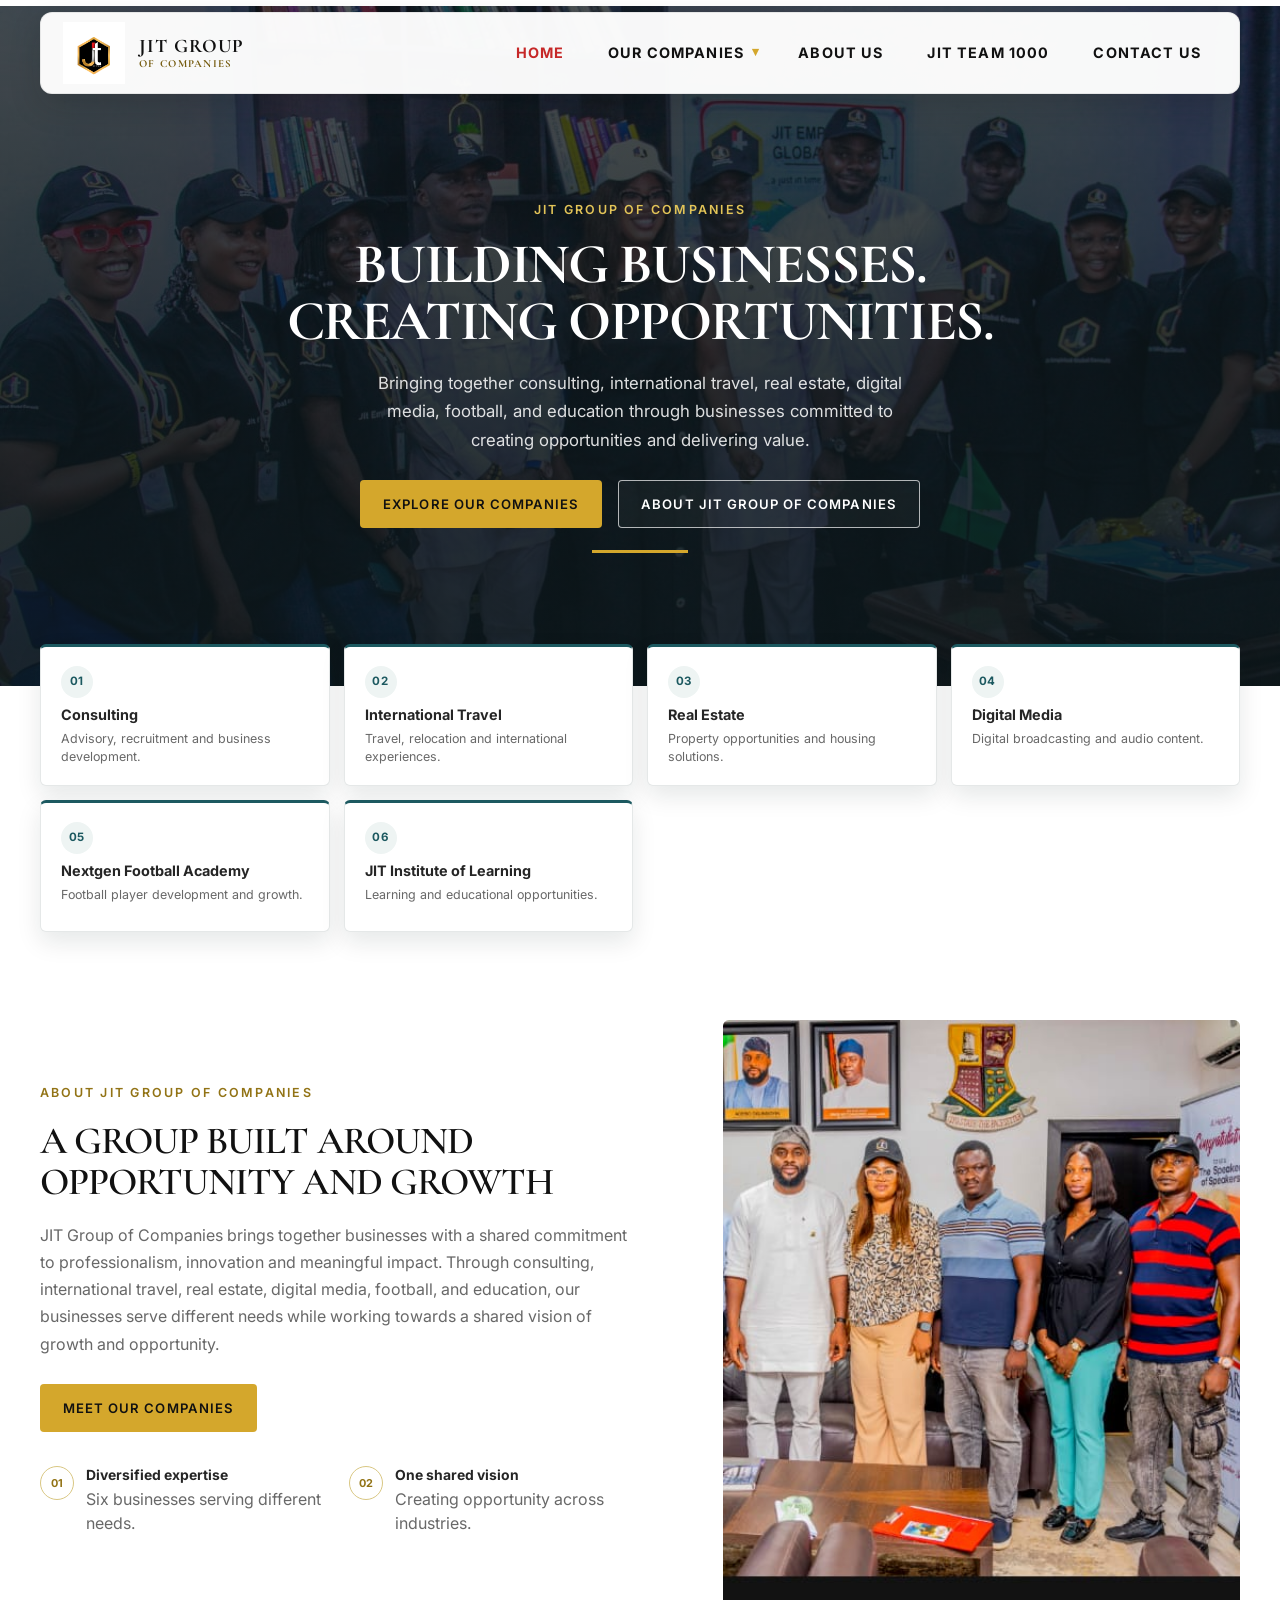
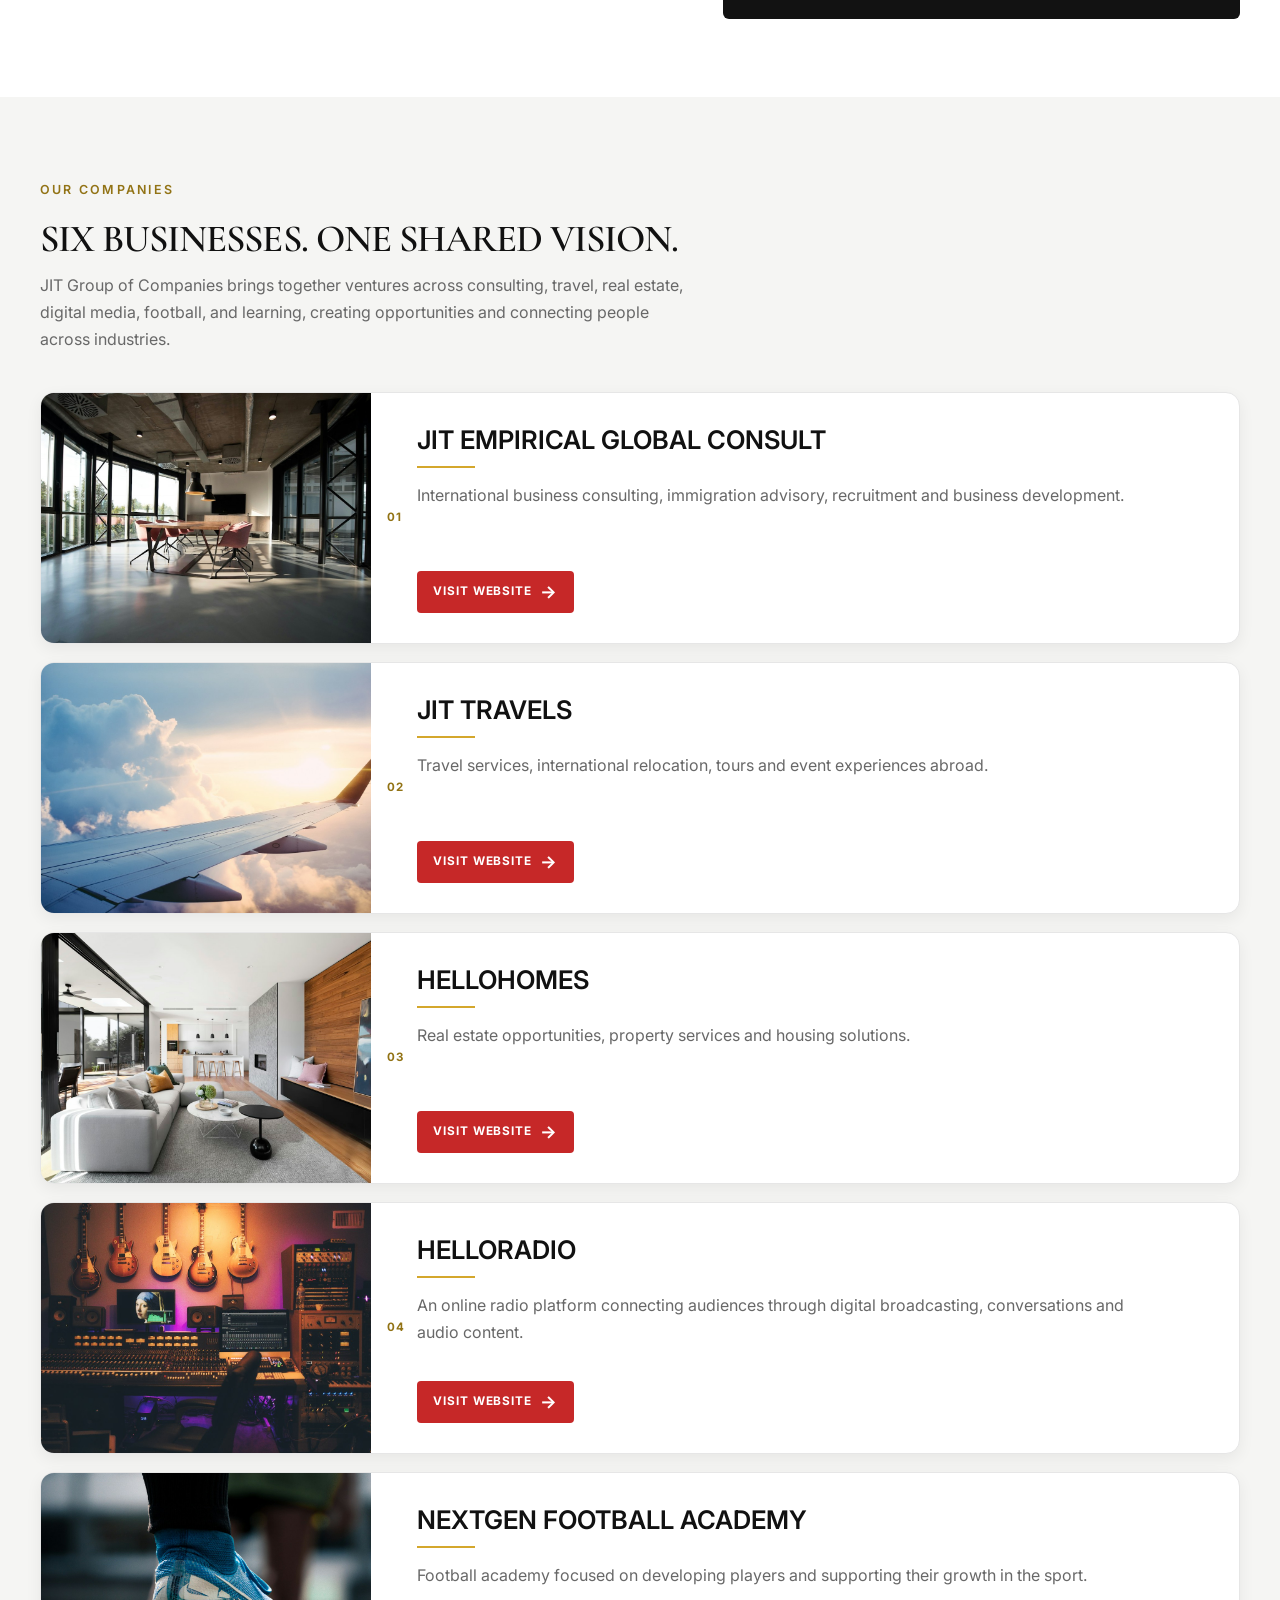
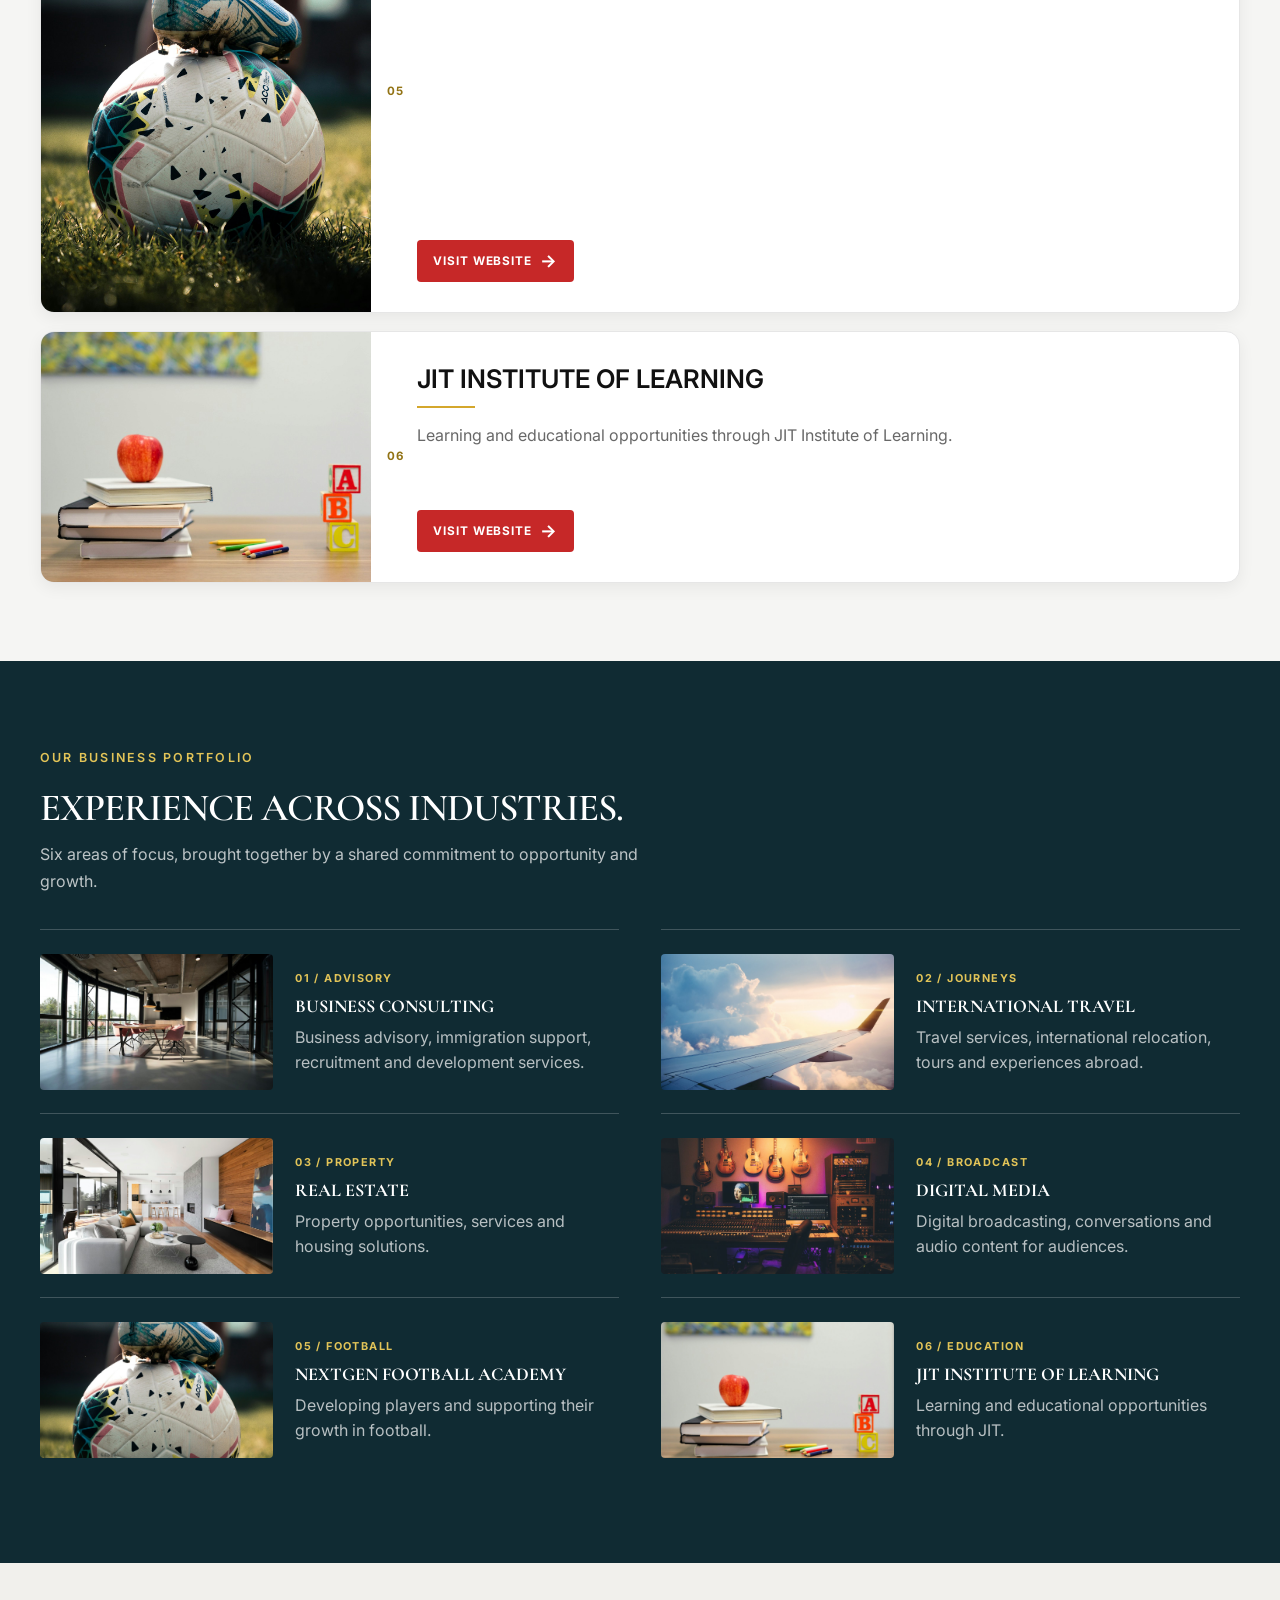
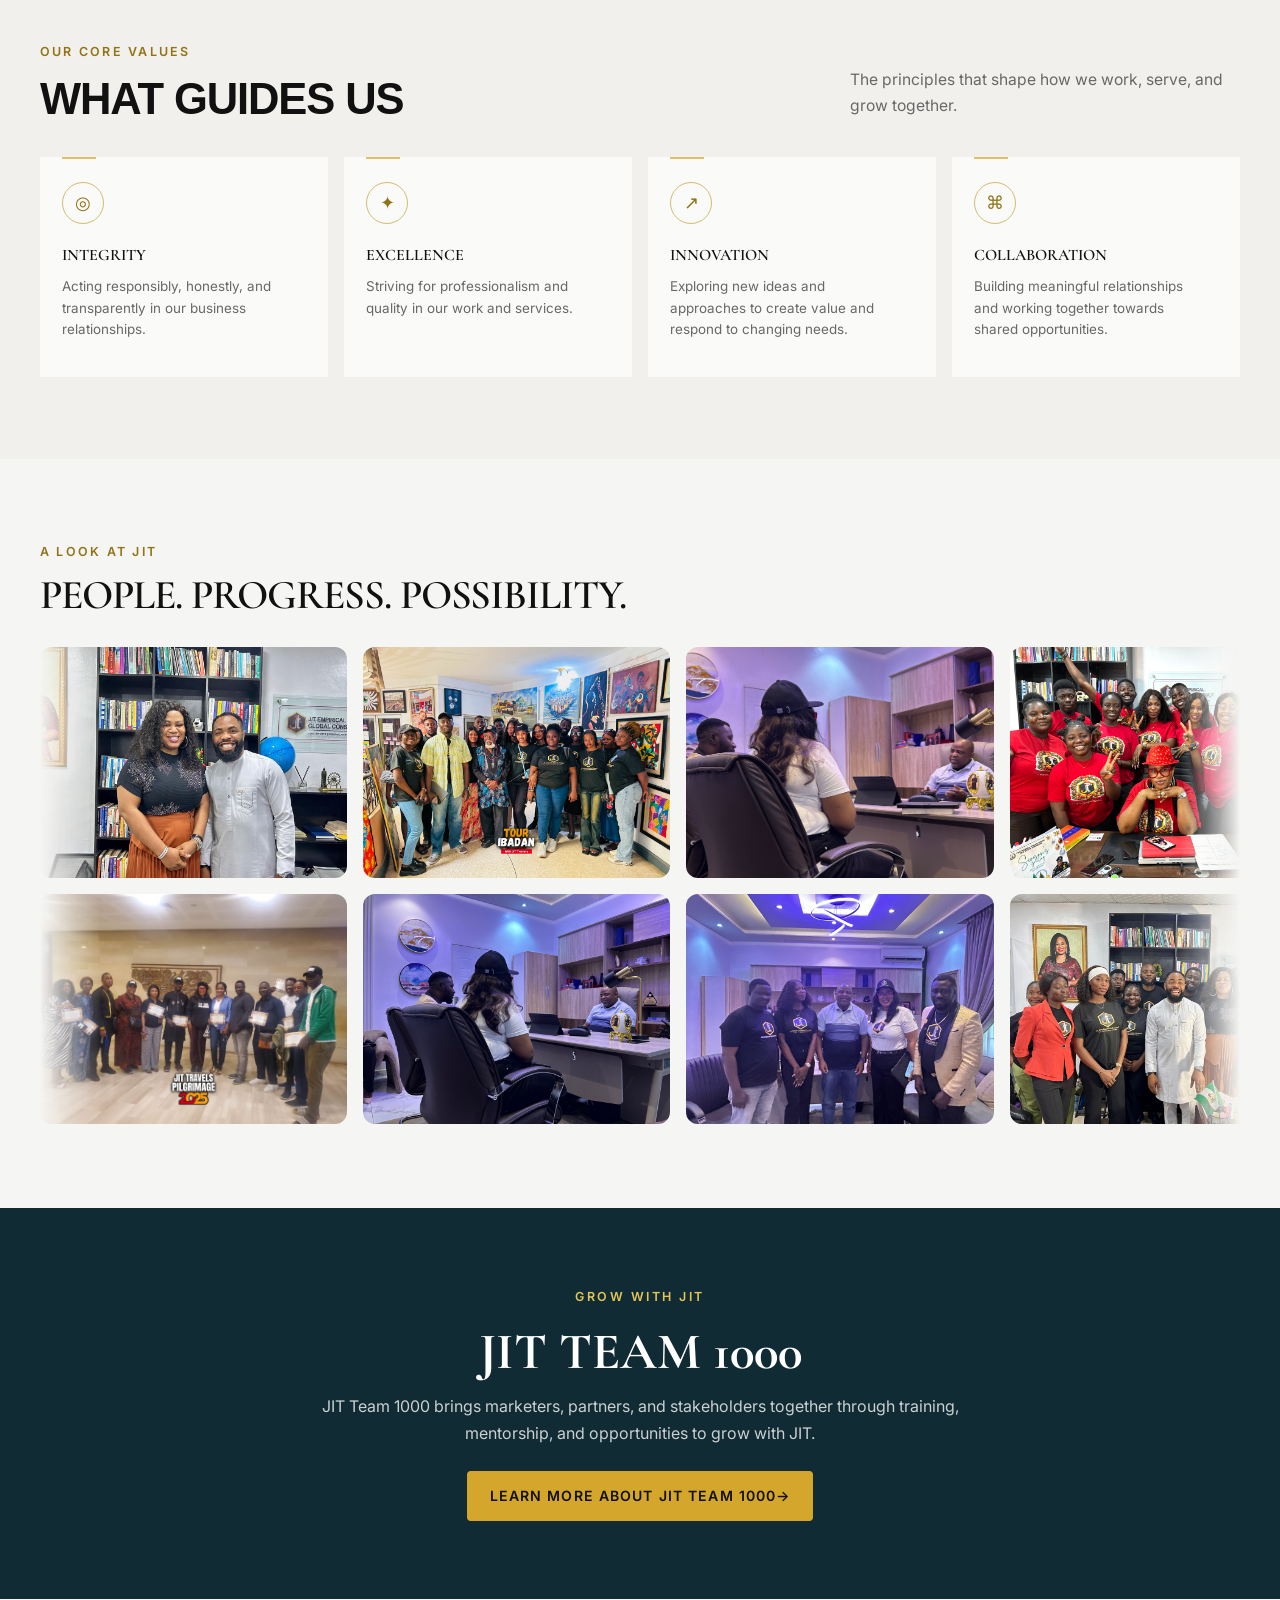
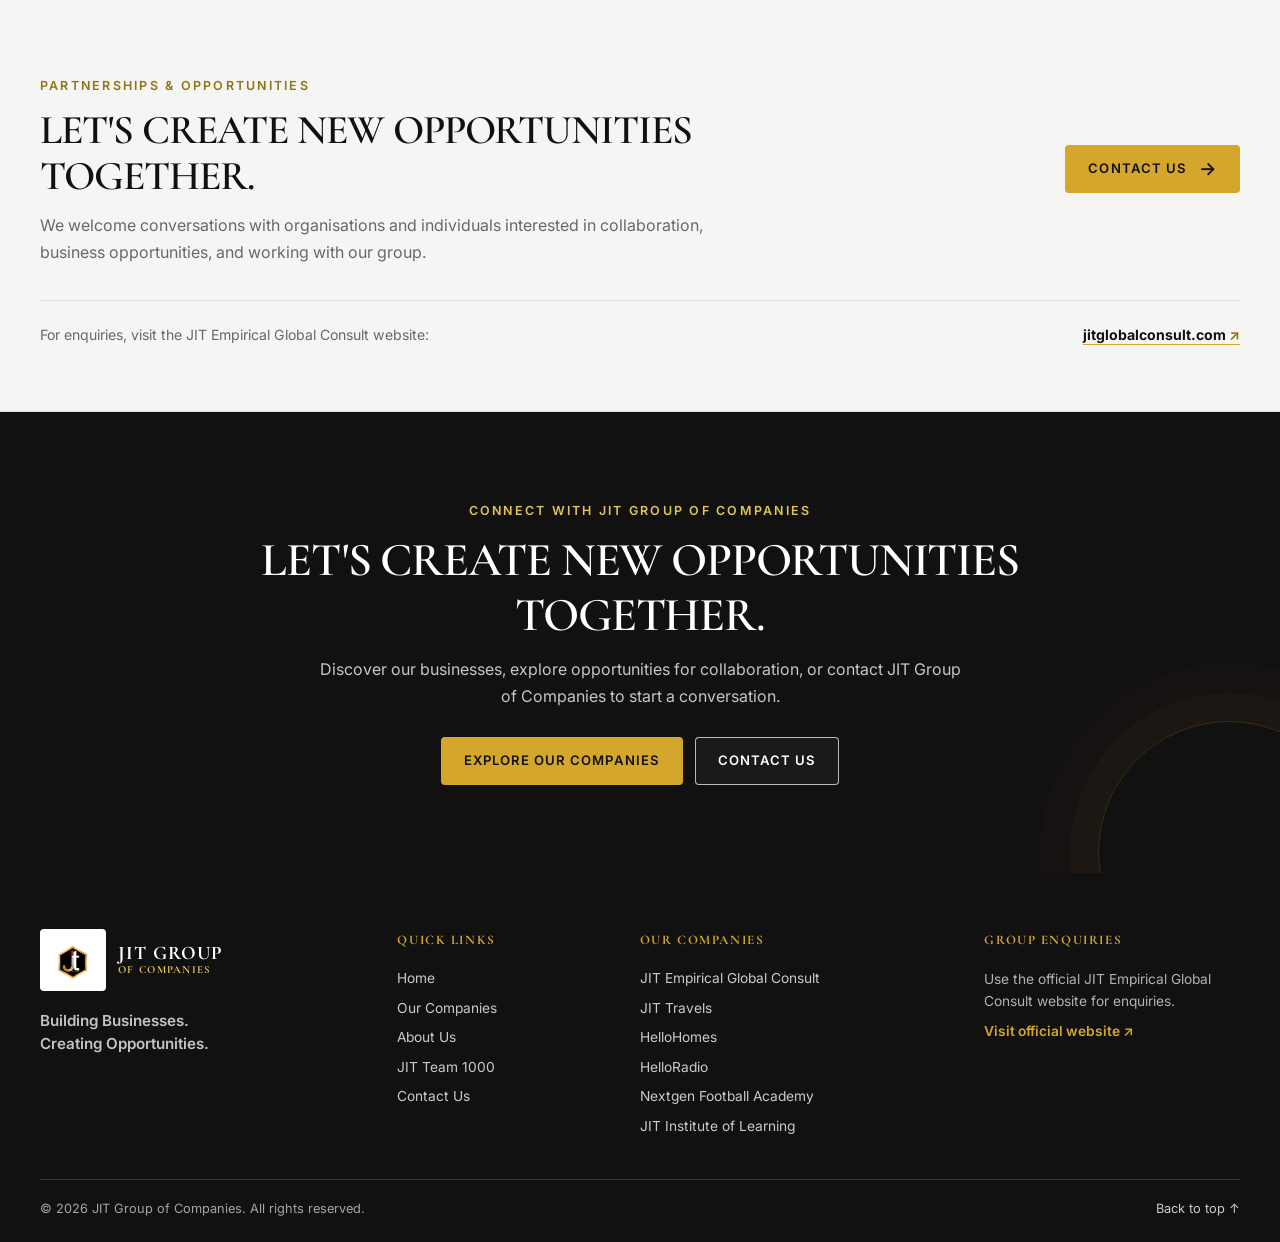
<file: index.html>
<!DOCTYPE html>
<html lang="en">
  <head>
    <meta charset="UTF-8" />
    <meta name="viewport" content="width=device-width, initial-scale=1.0" />
    <meta
      name="description"
      content="JIT Group of Companies brings together consulting, international travel, real estate and digital media businesses operating with a shared vision of opportunity and growth."
    />
    <link rel="canonical" href="https://www.jitgroupofcompanies.com/" />
    <title>JIT Group of Companies</title>
    <link rel="icon" type="image/png" href="image/Company%27s%20logo.png" />
    <link rel="preconnect" href="https://fonts.googleapis.com" />
    <link rel="preconnect" href="https://fonts.gstatic.com" crossorigin />
    <link
      href="https://fonts.googleapis.com/css2?family=Cormorant+Garamond:wght@600;700&family=Inter:wght@400;500;600&display=swap"
      rel="stylesheet"
    />
    <link rel="stylesheet" href="style.css" />
  </head>
  <body id="top" class="home-page">
    <header class="site-header">
      <div class="container">
        <div class="header-inner">
          <a class="brand" href="#top" aria-label="JIT Group of Companies home">
            <img class="brand-logo" src="image/Company%27s%20logo.png" alt="JIT Group of Companies logo" />
            <span class="brand-wordmark" aria-label="JIT Group of Companies">
              <strong>JIT GROUP</strong>
              <span>OF COMPANIES</span>
            </span>
          </a>

          <nav class="main-nav" aria-label="Main navigation">
            <ul class="nav-list">
              <li class="nav-item is-active">
                <a class="nav-link" href="#top">Home</a>
              </li>
              <li class="nav-item dropdown">
                <a class="nav-link dropdown-page-link" href="Our%20Companies.html#companies">Our Companies</a>
                <button class="dropdown-toggle" type="button" aria-label="Toggle Our Companies menu" title="Toggle Our Companies menu" aria-expanded="false" aria-controls="companies-menu">
                </button>
                <div class="dropdown-menu" id="companies-menu" role="menu" aria-label="Our Companies submenu">
                  <a class="dropdown-item" href="Our%20Companies.html#company-consulting" role="menuitem">
                    <strong>JIT Empirical Global Consult</strong>
                  </a>
                  <a class="dropdown-item" href="Our%20Companies.html#company-travel" role="menuitem">
                    <strong>JIT Travels</strong>
                  </a>
                  <a class="dropdown-item" href="Our%20Companies.html#company-real-estate" role="menuitem">
                    <strong>HelloHomes</strong>
                  </a>
                  <a class="dropdown-item" href="Our%20Companies.html#company-radio" role="menuitem">
                    <strong>HelloRadio</strong>
                  </a>
                  <a class="dropdown-item" href="Our%20Companies.html#company-nextgen-football-academy" role="menuitem">
                    <strong>Nextgen Football Academy</strong>
                  </a>
                  <a class="dropdown-item" href="Our%20Companies.html#company-jit-institute-of-learning" role="menuitem">
                    <strong>JIT Institute of Learning</strong>
                  </a>
                </div>
              </li>
              <li class="nav-item">
                <a class="nav-link" href="about.html">About Us</a>
              </li>
              <li class="nav-item">
                <a class="nav-link" href="team-1000.html">JIT Team 1000</a>
              </li>
              <li class="nav-item">
                <a class="nav-link" href="Contact.html">Contact Us</a>
              </li>
            </ul>
          </nav>

          <button class="menu-toggle" type="button" aria-label="Toggle navigation" aria-expanded="false">
            <span></span>
          </button>
        </div>
      </div>
    </header>

    <main>
      <section class="hero" aria-label="Introduction to JIT Group of Companies">
        <div class="hero-image" aria-hidden="true">
          <img src="Images/Gallery/Home page 2.jpeg" alt="" fetchpriority="high" />
        </div>
        <div class="container hero-layout">
          <div class="hero-content">
            <span class="eyebrow">JIT GROUP OF COMPANIES</span>
            <h1>Building Businesses. Creating Opportunities.</h1>
            <p>
              Bringing together consulting, international travel, real estate, digital media, football, and education through businesses committed to creating opportunities and delivering value.
            </p>
            <div class="hero-actions">
              <a class="btn btn-primary" href="Our%20Companies.html#companies">EXPLORE OUR COMPANIES</a>
              <a class="btn btn-secondary" href="about.html">ABOUT JIT GROUP OF COMPANIES</a>
            </div>
            <hr class="gold-rule" />
          </div>
        </div>
      </section>

      <ul class="container business-strip" aria-label="JIT Group of Companies business areas">
        <li class="business-area">
          <span class="business-number">01</span>
          <strong>Consulting</strong>
          <p>Advisory, recruitment and business development.</p>
        </li>
        <li class="business-area">
          <span class="business-number">02</span>
          <strong>International Travel</strong>
          <p>Travel, relocation and international experiences.</p>
        </li>
        <li class="business-area">
          <span class="business-number">03</span>
          <strong>Real Estate</strong>
          <p>Property opportunities and housing solutions.</p>
        </li>
        <li class="business-area">
          <span class="business-number">04</span>
          <strong>Digital Media</strong>
          <p>Digital broadcasting and audio content.</p>
        </li>
        <li class="business-area">
          <span class="business-number">05</span>
          <strong>Nextgen Football Academy</strong>
          <p>Football player development and growth.</p>
        </li>
        <li class="business-area">
          <span class="business-number">06</span>
          <strong>JIT Institute of Learning</strong>
          <p>Learning and educational opportunities.</p>
        </li>
      </ul>

      <section class="about-section" id="about" aria-labelledby="about-heading">
        <div class="container">
          <div class="about-layout">
            <div class="about-copy">
              <span class="section-label">About JIT Group of Companies</span>
              <h2 id="about-heading">A Group Built Around Opportunity and Growth</h2>
              <p>
                JIT Group of Companies brings together businesses with a shared commitment to professionalism, innovation and meaningful impact. Through consulting, international travel, real estate, digital media, football, and education, our businesses serve different needs while working towards a shared vision of growth and opportunity.
              </p>
              <a class="btn btn-primary" href="Our%20Companies.html#companies">MEET OUR COMPANIES</a>
              <ul class="about-highlights" aria-label="JIT Group of Companies at a glance">
                <li>
                  <span aria-hidden="true">01</span>
                  <div>
                    <strong>Diversified expertise</strong>
                    <p>Six businesses serving different needs.</p>
                  </div>
                </li>
                <li>
                  <span aria-hidden="true">02</span>
                  <div>
                    <strong>One shared vision</strong>
                    <p>Creating opportunity across industries.</p>
                  </div>
                </li>
              </ul>
            </div>
            <div class="about-image-wrap">
              <img
                src="Images/Gallery/JIT about team.jpeg"
                alt="JIT team members standing together in their office."
              />
            </div>
          </div>
        </div>
      </section>

      <section class="company-section" id="companies" aria-labelledby="company-heading">
        <div class="container">
          <header class="section-header">
            <span class="section-label">Our Companies</span>
            <h2 id="company-heading">Six Businesses. One Shared Vision.</h2>
            <p>
              JIT Group of Companies brings together ventures across consulting, travel, real estate, digital media, football, and learning, creating opportunities and connecting people across industries.
            </p>
          </header>

          <div class="company-grid" id="company-grid" aria-live="polite"></div>
        </div>
      </section>

      <section class="portfolio-section" id="portfolio" aria-labelledby="portfolio-heading">
        <div class="container">
          <header class="section-header portfolio-header">
            <span class="section-label">Our Business Portfolio</span>
            <h2 id="portfolio-heading">Experience Across Industries.</h2>
            <p>
              Six areas of focus, brought together by a shared commitment to opportunity and growth.
            </p>
          </header>

          <div class="portfolio-grid">
            <article class="portfolio-item">
              <img src="image/consulting-office.jpg" alt="A modern office meeting space representing business consulting." loading="lazy" />
              <div class="portfolio-copy">
                <span>01 / ADVISORY</span>
                <h3>Business Consulting</h3>
                <p>Business advisory, immigration support, recruitment and development services.</p>
              </div>
            </article>
            <article class="portfolio-item">
              <img src="image/travel-aircraft.jpg" alt="An aircraft flying above the clouds, representing international travel." loading="lazy" />
              <div class="portfolio-copy">
                <span>02 / JOURNEYS</span>
                <h3>International Travel</h3>
                <p>Travel services, international relocation, tours and experiences abroad.</p>
              </div>
            </article>
            <article class="portfolio-item">
              <img src="image/real-estate.jpg" alt="A contemporary residential interior representing real estate." loading="lazy" />
              <div class="portfolio-copy">
                <span>03 / PROPERTY</span>
                <h3>Real Estate</h3>
                <p>Property opportunities, services and housing solutions.</p>
              </div>
            </article>
            <article class="portfolio-item">
              <img src="image/radio-studio.jpg" alt="A recording studio audio console representing digital media." loading="lazy" />
              <div class="portfolio-copy">
                <span>04 / BROADCAST</span>
                <h3>Digital Media</h3>
                <p>Digital broadcasting, conversations and audio content for audiences.</p>
              </div>
            </article>
            <article class="portfolio-item">
              <img src="Images/Gallery/Football academy.jpg" alt="Football-themed stock photo." loading="lazy" />
              <div class="portfolio-copy">
                <span>05 / FOOTBALL</span>
                <h3>Nextgen Football Academy</h3>
                <p>Developing players and supporting their growth in football.</p>
              </div>
            </article>
            <article class="portfolio-item">
              <img src="Images/Gallery/Institute learning.jpg" alt="Books and learning materials arranged on a desk." loading="lazy" />
              <div class="portfolio-copy">
                <span>06 / EDUCATION</span>
                <h3>JIT Institute of Learning</h3>
                <p>Learning and educational opportunities through JIT.</p>
              </div>
            </article>
          </div>
        </div>
      </section>

      <section class="about-values home-values" aria-labelledby="home-values-title">
        <div class="container">
          <header class="about-section-heading about-values-heading">
            <div>
              <span class="section-label">Our Core Values</span>
              <h2 id="home-values-title">What Guides Us</h2>
            </div>
            <p>The principles that shape how we work, serve, and grow together.</p>
          </header>
          <div class="about-value-grid">
            <article class="about-value-card">
              <span aria-hidden="true">◎</span>
              <h3>Integrity</h3>
              <p>Acting responsibly, honestly, and transparently in our business relationships.</p>
            </article>
            <article class="about-value-card">
              <span aria-hidden="true">✦</span>
              <h3>Excellence</h3>
              <p>Striving for professionalism and quality in our work and services.</p>
            </article>
            <article class="about-value-card">
              <span aria-hidden="true">↗</span>
              <h3>Innovation</h3>
              <p>Exploring new ideas and approaches to create value and respond to changing needs.</p>
            </article>
            <article class="about-value-card">
              <span aria-hidden="true">⌘</span>
              <h3>Collaboration</h3>
              <p>Building meaningful relationships and working together towards shared opportunities.</p>
            </article>
          </div>
        </div>
      </section>

      <section class="home-gallery" aria-labelledby="home-gallery-title">
        <div class="container">
          <header class="home-gallery-heading">
            <div>
              <span class="section-label">A Look at JIT</span>
              <h2 id="home-gallery-title">People. Progress. Possibility.</h2>
            </div>
          </header>
          <div class="home-gallery-window" aria-label="Automatically scrolling JIT Group photo gallery">
            <div class="home-gallery-lane home-gallery-lane-left">
              <div class="home-gallery-track" aria-label="Gallery images scrolling left"></div>
            </div>
            <div class="home-gallery-lane home-gallery-lane-right">
              <div class="home-gallery-track" aria-label="Gallery images scrolling right"></div>
            </div>
          </div>
        </div>
      </section>

      <section class="team1000-cta home-team1000-cta" aria-labelledby="home-team1000-title">
        <div class="container team1000-cta-content">
          <span class="about-eyebrow">GROW WITH JIT</span>
          <h2 id="home-team1000-title">JIT Team 1000</h2>
          <p>JIT Team 1000 brings marketers, partners, and stakeholders together through training, mentorship, and opportunities to grow with JIT.</p>
          <a class="btn btn-primary" href="team-1000.html">LEARN MORE ABOUT JIT TEAM 1000 <span aria-hidden="true">→</span></a>
        </div>
      </section>

      <section class="partnership-section" aria-labelledby="partnership-heading">
        <div class="container partnership-layout">
          <div class="partnership-copy">
            <span class="section-label">Partnerships &amp; Opportunities</span>
            <h2 id="partnership-heading">Let's Create New Opportunities Together.</h2>
            <p>
              We welcome conversations with organisations and individuals interested in collaboration, business opportunities, and working with our group.
            </p>
          </div>
          <a class="btn btn-primary partnership-button" href="Contact.html">CONTACT US <span aria-hidden="true">→</span></a>
        </div>
        <div class="container contact-route" id="contact">
          <p>For enquiries, visit the JIT Empirical Global Consult website:</p>
          <a href="https://jitglobalconsult.com/" target="_blank" rel="noopener noreferrer">jitglobalconsult.com <span aria-hidden="true">↗</span></a>
        </div>
      </section>

      <section class="about-cta section-padding home-cta" aria-labelledby="home-cta-title">
        <div class="container about-cta-content">
          <span class="section-label">Connect with JIT Group of Companies</span>
          <h2 id="home-cta-title">Let's Create New Opportunities Together.</h2>
          <p>Discover our businesses, explore opportunities for collaboration, or contact JIT Group of Companies to start a conversation.</p>
          <div class="about-cta-actions">
            <a class="btn btn-primary" href="Our%20Companies.html#companies">EXPLORE OUR COMPANIES</a>
            <a class="btn btn-secondary" href="Contact.html">CONTACT US</a>
          </div>
        </div>
      </section>
    </main>

    <footer class="site-footer">
      <div class="container footer-main">
        <div class="footer-brand">
          <a class="brand footer-logo" href="#top" aria-label="JIT Group of Companies home">
            <img class="brand-logo" src="image/Company%27s%20logo.png" alt="" />
            <span class="brand-wordmark" aria-hidden="true">
              <strong>JIT GROUP</strong>
              <span>OF COMPANIES</span>
            </span>
          </a>
          <p>Building Businesses.<br />Creating Opportunities.</p>
        </div>
        <div class="footer-column">
          <h2>Quick Links</h2>
          <a href="#top">Home</a>
          <a href="Our%20Companies.html#companies">Our Companies</a>
          <a href="about.html">About Us</a>
          <a href="team-1000.html">JIT Team 1000</a>
          <a href="Contact.html">Contact Us</a>
        </div>
        <div class="footer-column">
          <h2>Our Companies</h2>
          <a href="https://jitglobalconsult.com/" target="_blank" rel="noopener noreferrer">JIT Empirical Global Consult</a>
          <a href="https://jitglobalconsult.com/immigration-consultation/" target="_blank" rel="noopener noreferrer">JIT Travels</a>
          <a href="https://www.hellohomes.com/" target="_blank" rel="noopener noreferrer">HelloHomes</a>
          <a href="https://www.helloradiotv.com/" target="_blank" rel="noopener noreferrer">HelloRadio</a>
          <a href="https://nextgenfootballacademy.org/" target="_blank" rel="noopener noreferrer">Nextgen Football Academy</a>
          <a href="https://www.jitlearninginstitute.com/" target="_blank" rel="noopener noreferrer">JIT Institute of Learning</a>
        </div>
        <div class="footer-column footer-contact">
          <h2>Group Enquiries</h2>
          <p>Use the official JIT Empirical Global Consult website for enquiries.</p>
          <a href="https://jitglobalconsult.com/" target="_blank" rel="noopener noreferrer">Visit official website <span aria-hidden="true">↗</span></a>
        </div>
      </div>
      <div class="container footer-bottom">
        <p>© <span id="current-year"></span> JIT Group of Companies. All rights reserved.</p>
        <a href="#top">Back to top ↑</a>
      </div>
    </footer>

    <script src="script.js"></script>
  </body>
</html>
</file>
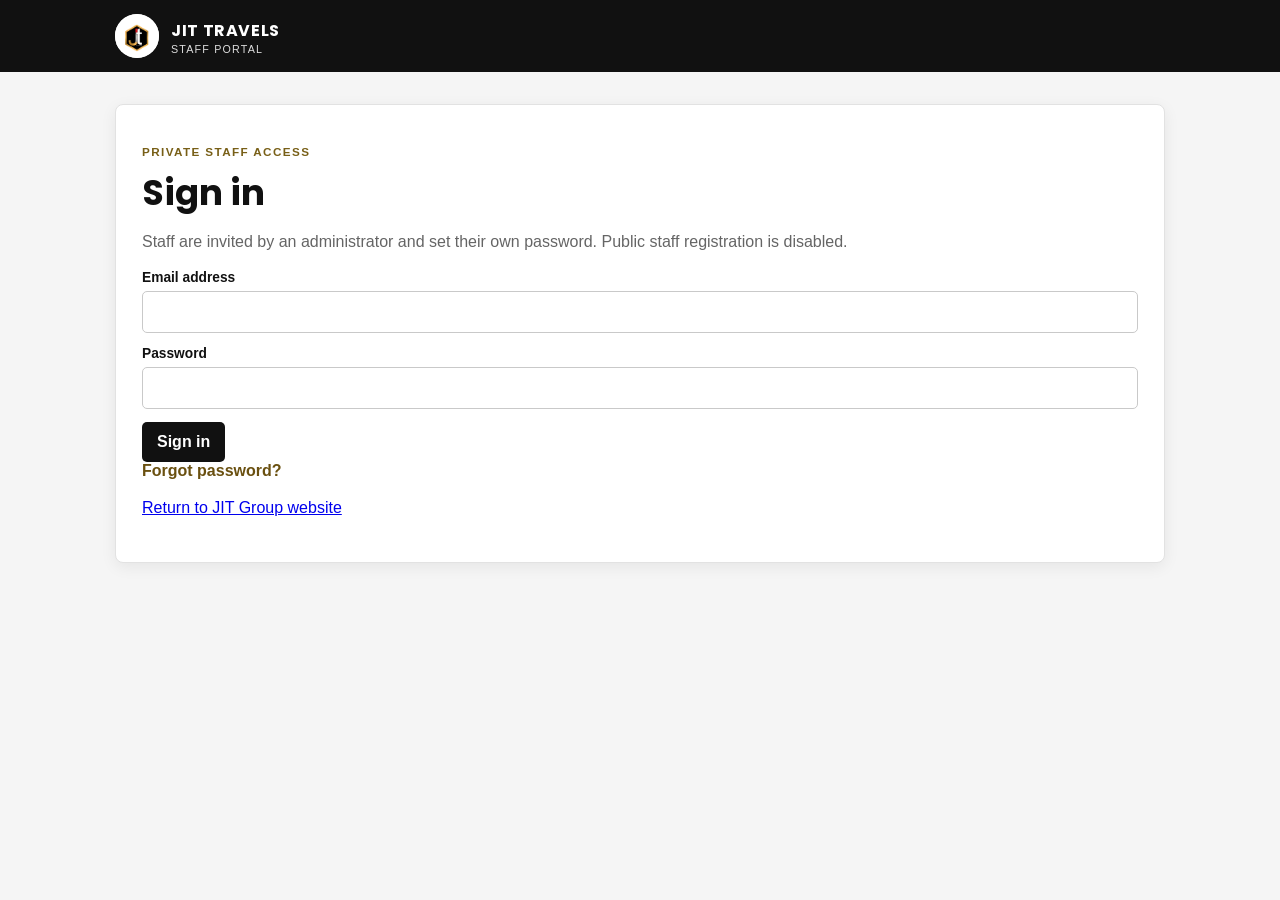
<file: visa-tracker/login/index.html>
<!doctype html>
<html lang="en">
<head>
  <meta charset="utf-8">
  <meta name="viewport" content="width=device-width, initial-scale=1">
  <meta name="robots" content="noindex,nofollow">
  <title>Staff sign in | JIT Travels</title>
  <link rel="preconnect" href="https://fonts.googleapis.com">
  <link href="https://fonts.googleapis.com/css2?family=Poppins:wght@500;600;700&display=swap" rel="stylesheet">
  <link rel="stylesheet" href="../portal.css">
</head>
<body>
  <header class="header"><img class="logo" src="../../image/Company%27s%20logo.png" alt=""><div class="brand">JIT TRAVELS<small>STAFF PORTAL</small></div></header>
  <main>
    <section class="card">
      <p class="eyebrow">Private staff access</p><h1 data-login-title>Sign in</h1>
      <p class="muted">Staff are invited by an administrator and set their own password. Public staff registration is disabled.</p>
      <p class="notice" data-setup hidden></p>
      <form data-login>
        <label>Email address<input name="email" type="email" autocomplete="username" required></label>
        <label>Password<input name="password" type="password" autocomplete="current-password" required></label>
        <button class="button primary" type="submit">Sign in</button>
      </form>
      <form data-change-password hidden>
        <label>New password<input name="password" type="password" autocomplete="new-password" minlength="12" required></label>
        <label>Confirm password<input name="confirm_password" type="password" autocomplete="new-password" minlength="12" required></label>
        <button class="button primary" type="submit">Save password</button>
      </form>
      <button class="text-button" type="button" data-reset>Forgot password?</button>
      <p class="notice" data-message role="status" aria-live="polite" hidden></p>
      <p><a href="../../index.html">Return to JIT Group website</a></p>
    </section>
  </main>
  <script src="../supabase-config.js"></script>
  <script type="module" src="../login.js"></script>
</body>
</html>
</file>
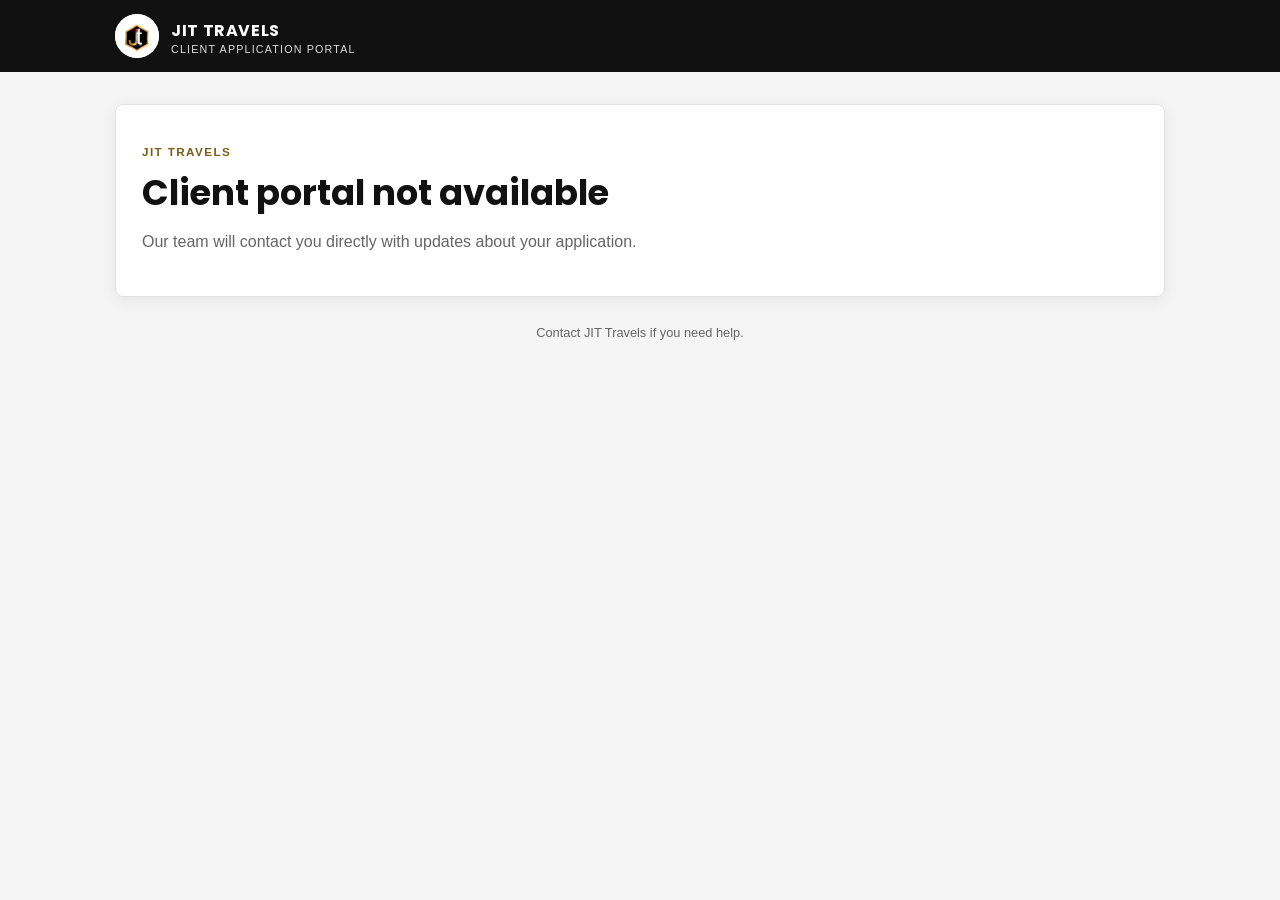
<file: visa-tracker/portal/index.html>
<!doctype html>
<html lang="en">
<head>
  <meta charset="utf-8">
  <meta name="viewport" content="width=device-width, initial-scale=1">
  <meta name="robots" content="noindex,nofollow">
  <meta name="referrer" content="no-referrer">
  <title>Application progress | JIT Travels</title>
  <link rel="preconnect" href="https://fonts.googleapis.com">
  <link href="https://fonts.googleapis.com/css2?family=Poppins:wght@500;600;700&display=swap" rel="stylesheet">
  <link rel="stylesheet" href="../portal.css">
</head>
<body>
  <header class="header"><img class="logo" src="../../image/Company%27s%20logo.png" alt=""><div class="brand">JIT TRAVELS<small>CLIENT APPLICATION PORTAL</small></div></header>
  <main>
    <section class="card" data-access-card>
      <p class="eyebrow">JIT Travels</p><h1>Client portal not available</h1>
      <p class="muted">Our team will contact you directly with updates about your application.</p>
    </section>
    <p class="footer">Contact JIT Travels if you need help.</p>
  </main>
</body>
</html>
</file>
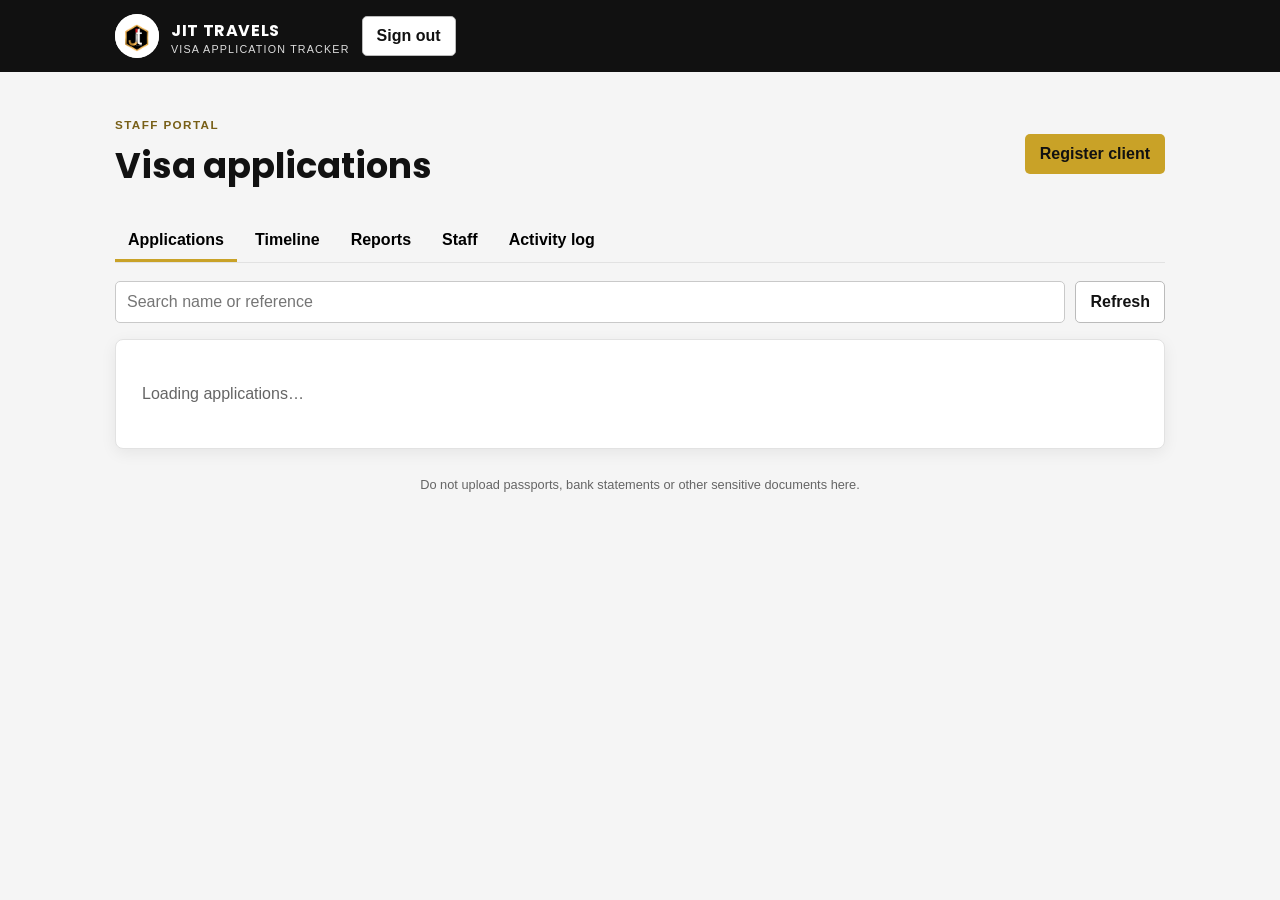
<file: visa-tracker/staff/index.html>
<!doctype html>
<html lang="en">
<head>
  <meta charset="utf-8">
  <meta name="viewport" content="width=device-width, initial-scale=1">
  <meta name="robots" content="noindex,nofollow">
  <title>Visa Application Tracker | JIT Travels</title>
  <link rel="preconnect" href="https://fonts.googleapis.com">
  <link href="https://fonts.googleapis.com/css2?family=Poppins:wght@500;600;700&display=swap" rel="stylesheet">
  <link rel="stylesheet" href="../portal.css">
</head>
<body>
  <header class="header"><img class="logo" src="../../image/Company%27s%20logo.png" alt=""><div class="brand">JIT TRAVELS<small>VISA APPLICATION TRACKER</small></div><button class="button outline" data-sign-out>Sign out</button></header>
  <main>
    <div class="heading-row"><div><p class="eyebrow">Staff portal</p><h1>Visa applications</h1><p class="muted" data-staff-name></p></div><button class="button gold" data-add>Register client</button></div>
    <p class="notice" data-setup hidden></p>
    <p class="notice" data-message role="status" aria-live="polite" hidden></p>
    <div class="tabs" aria-label="Tracker sections">
      <button class="tab active" data-tab="applications">Applications</button>
      <button class="tab" data-tab="timeline">Timeline</button>
      <button class="tab" data-tab="reports">Reports</button>
      <button class="tab" data-tab="staff">Staff</button>
      <button class="tab" data-tab="activity">Activity log</button>
    </div>
    <section data-panel="applications">
      <div class="toolbar"><input data-search type="search" placeholder="Search name or reference" aria-label="Search clients"><button class="button outline" data-refresh>Refresh</button></div>
      <div class="card" data-list><p class="muted">Loading applications…</p></div>
    </section>
    <section data-panel="timeline" hidden><div class="card" data-timeline></div></section>
    <section data-panel="reports" hidden><div class="card" data-reports></div></section>
    <section data-panel="staff" hidden><div class="card" data-staff></div></section>
    <section data-panel="activity" hidden><div class="card" data-activity></div></section>
    <p class="footer">Do not upload passports, bank statements or other sensitive documents here.</p>
  </main>
  <dialog class="modal" data-dialog>
    <form class="modal-inner" data-client-form>
      <p class="eyebrow">New application</p><h2>Register a client</h2>
      <div class="form-grid">
        <label>Full name<input name="full_name" maxlength="120" required></label>
        <label>Email address<input name="email" type="email" maxlength="160" required></label>
        <label>Phone number<input name="phone" type="tel" maxlength="40" required></label>
        <label>Destination<input name="destination" value="United Kingdom" maxlength="80" required></label>
        <label>Visa category<input name="visa_category" value="UK Standard Visitor Visa" maxlength="100" required></label>
        <label>Date registered<input name="registered_at" type="date" required></label>
      </div>
      <p class="notice" data-form-message hidden></p>
      <button class="button primary" type="submit">Save and send welcome email</button>
      <button class="button outline" type="button" data-close>Cancel</button>
    </form>
  </dialog>
  <script src="../supabase-config.js"></script>
  <script type="module" src="../staff.js"></script>
</body>
</html>
</file>
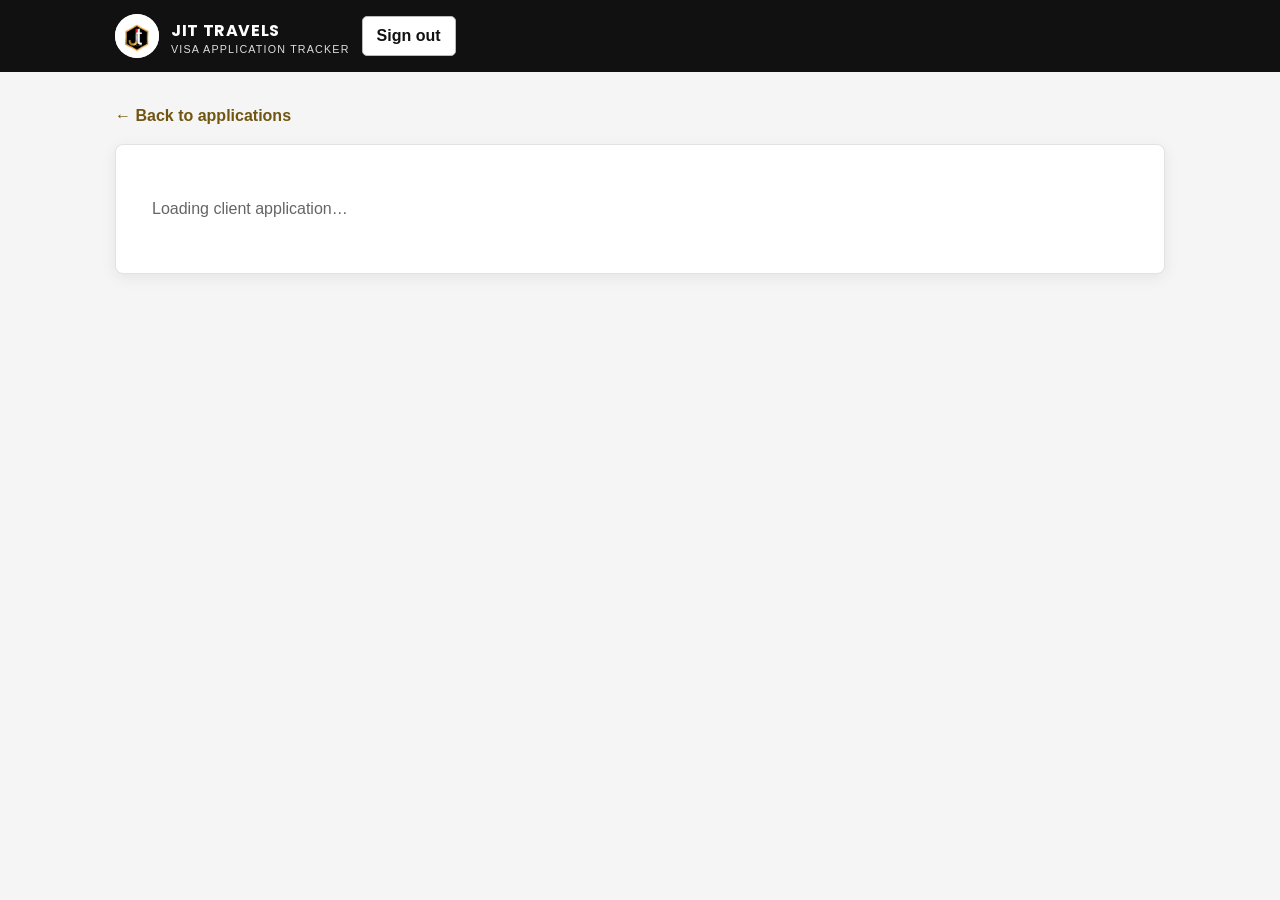
<file: visa-tracker/staff/application/index.html>
<!doctype html>
<html lang="en">
<head>
  <meta charset="utf-8">
  <meta name="viewport" content="width=device-width, initial-scale=1">
  <meta name="robots" content="noindex,nofollow">
  <title>Client application | JIT Travels</title>
  <link rel="preconnect" href="https://fonts.googleapis.com">
  <link href="https://fonts.googleapis.com/css2?family=Poppins:wght@500;600;700&display=swap" rel="stylesheet">
  <link rel="stylesheet" href="../../portal.css">
</head>
<body>
  <header class="header"><img class="logo" src="../../../image/Company%27s%20logo.png" alt=""><div class="brand">JIT TRAVELS<small>VISA APPLICATION TRACKER</small></div><button class="button outline" data-sign-out>Sign out</button></header>
  <main>
    <p><a class="back-link" href="../">← Back to applications</a></p>
    <p class="notice" data-setup hidden></p>
    <p class="notice" data-message role="status" aria-live="polite" hidden></p>
    <section class="card detail-body" data-detail aria-labelledby="detail-title">
      <p class="muted">Loading client application…</p>
    </section>
  </main>
  <script src="../../supabase-config.js"></script>
  <script type="module" src="../../staff.js"></script>
</body>
</html>
</file>
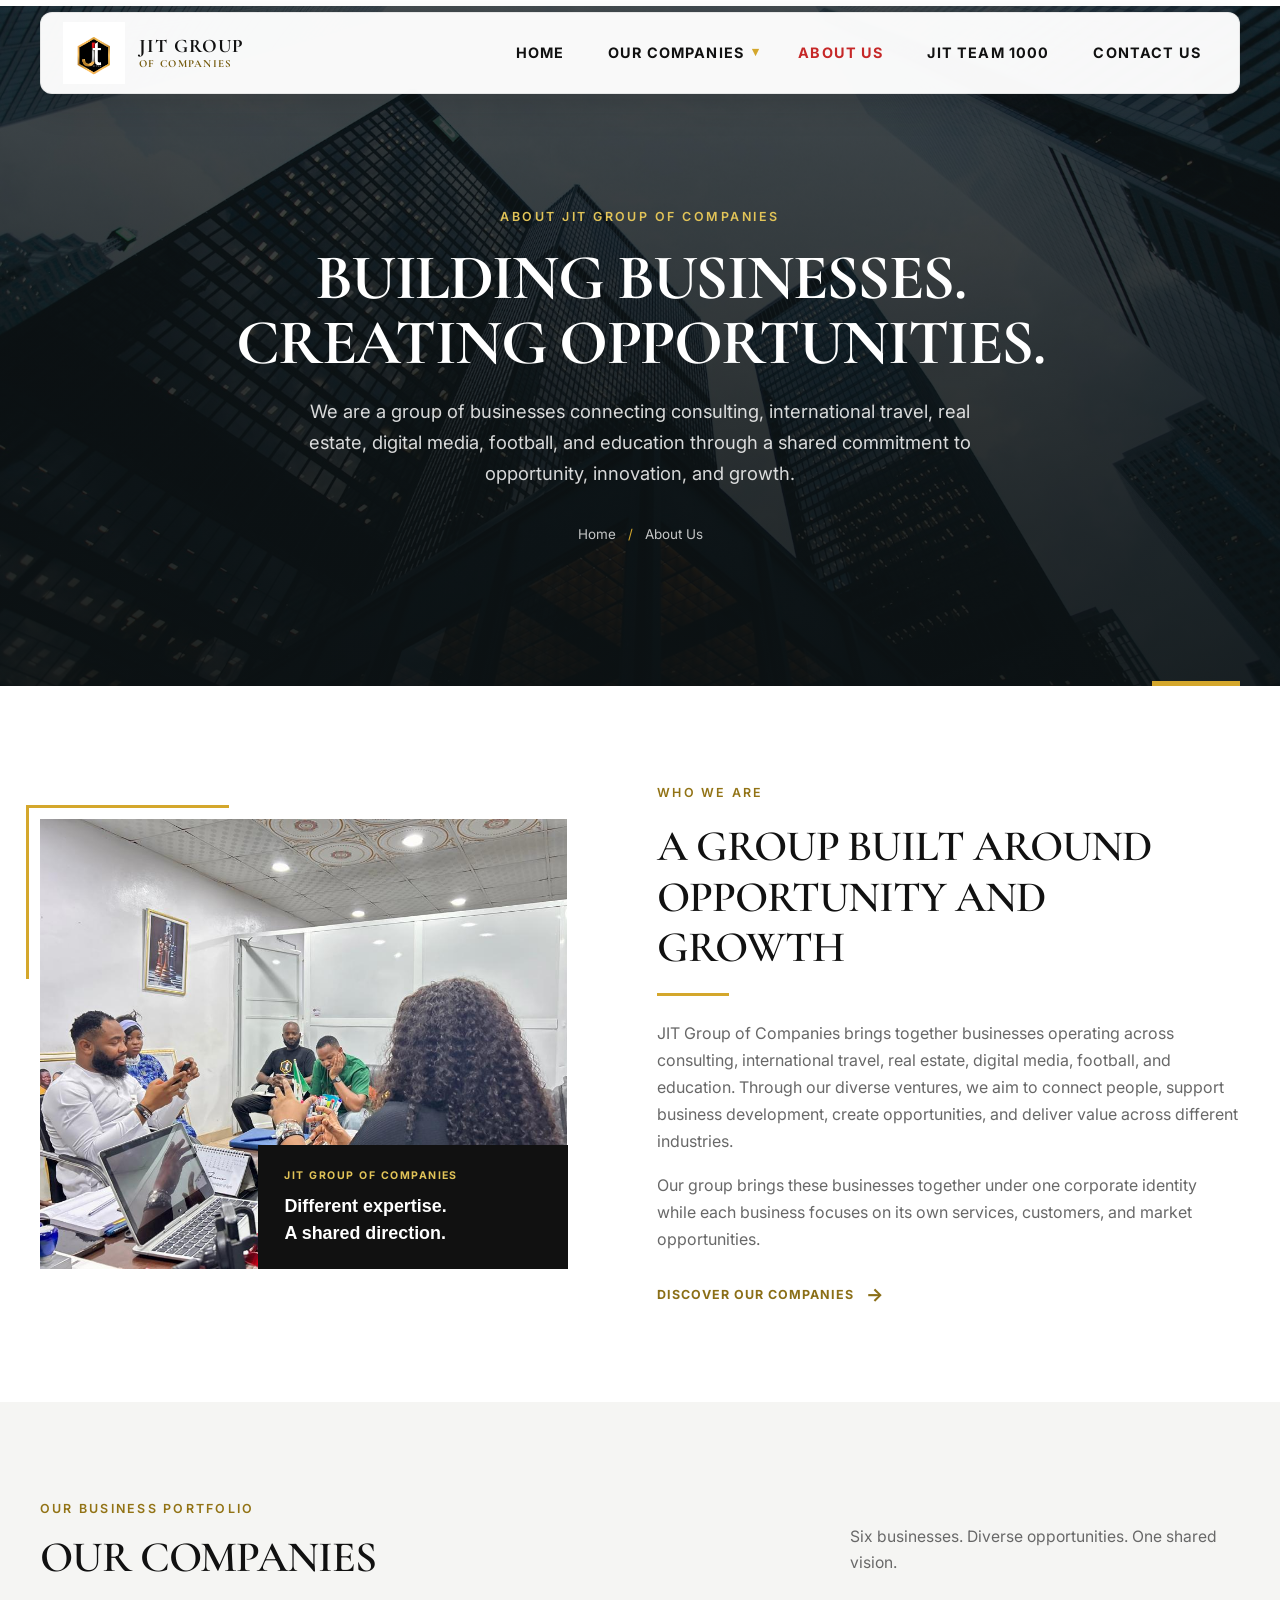
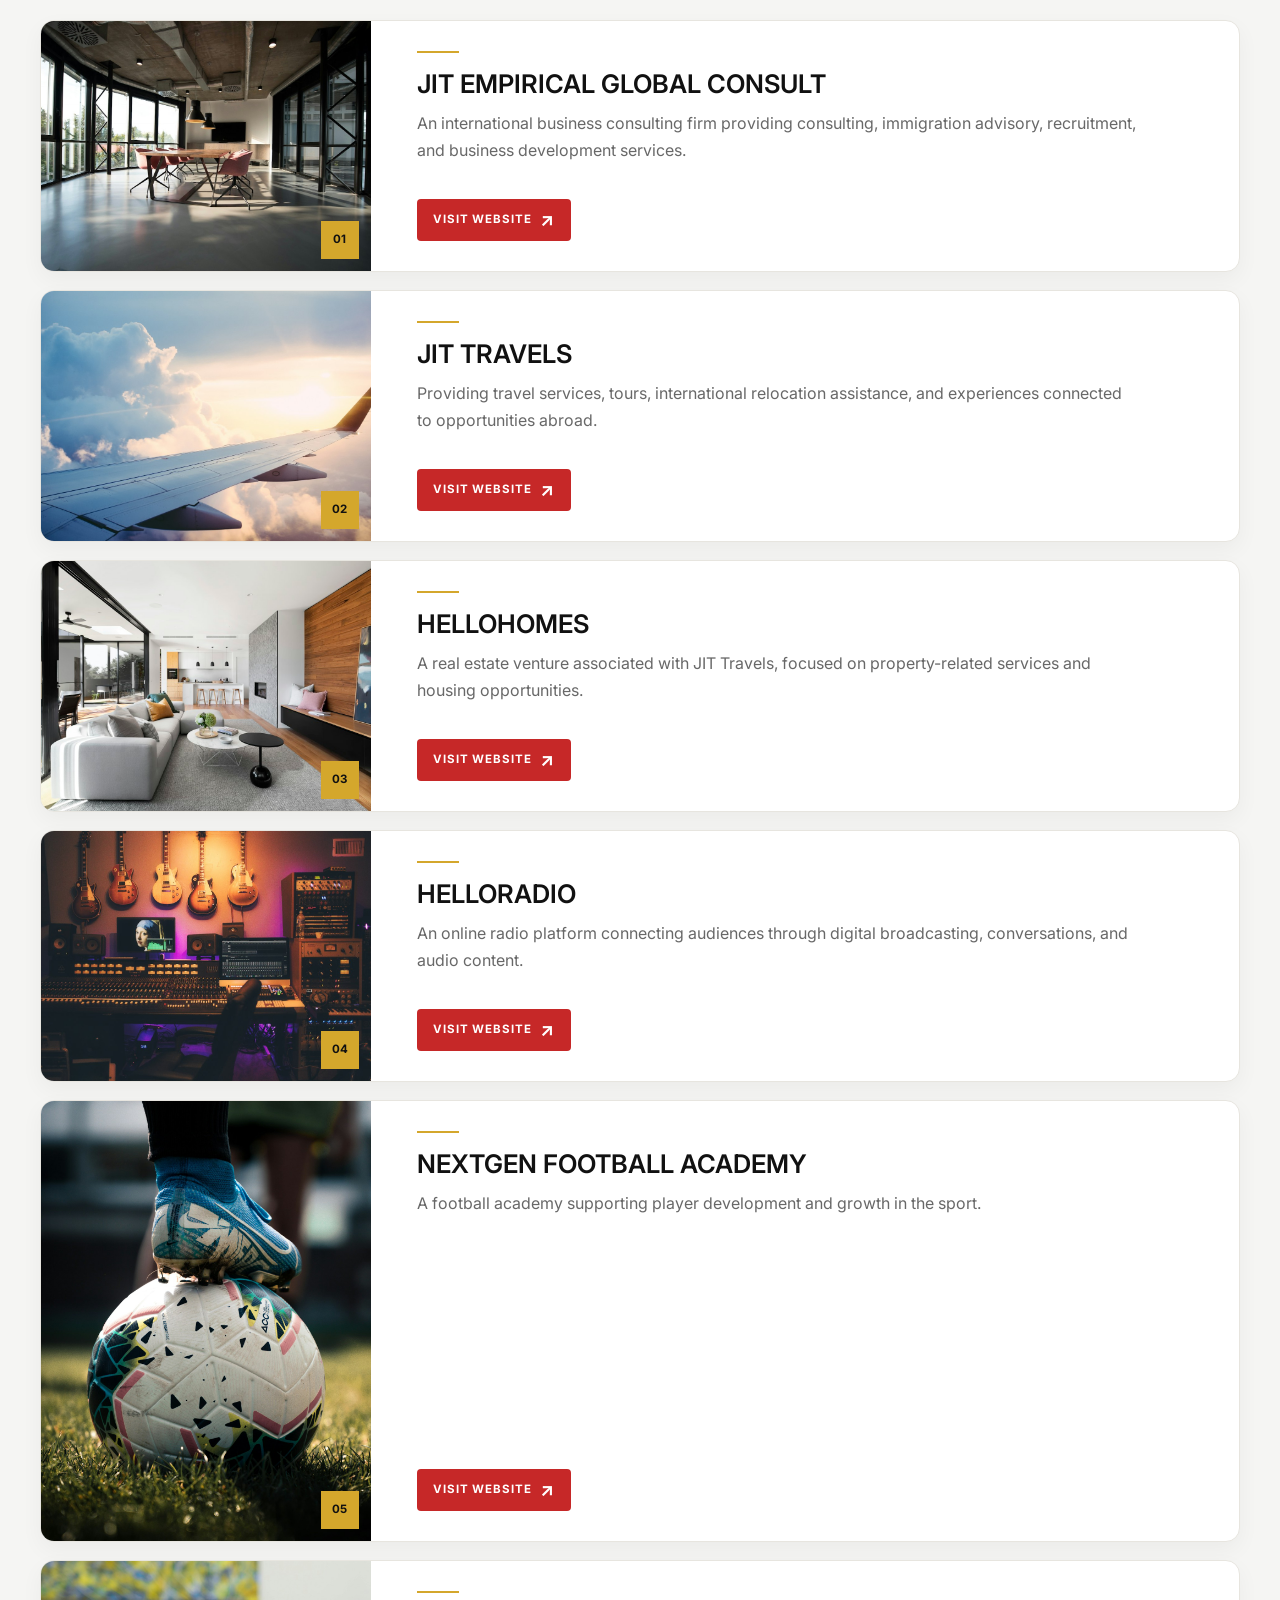
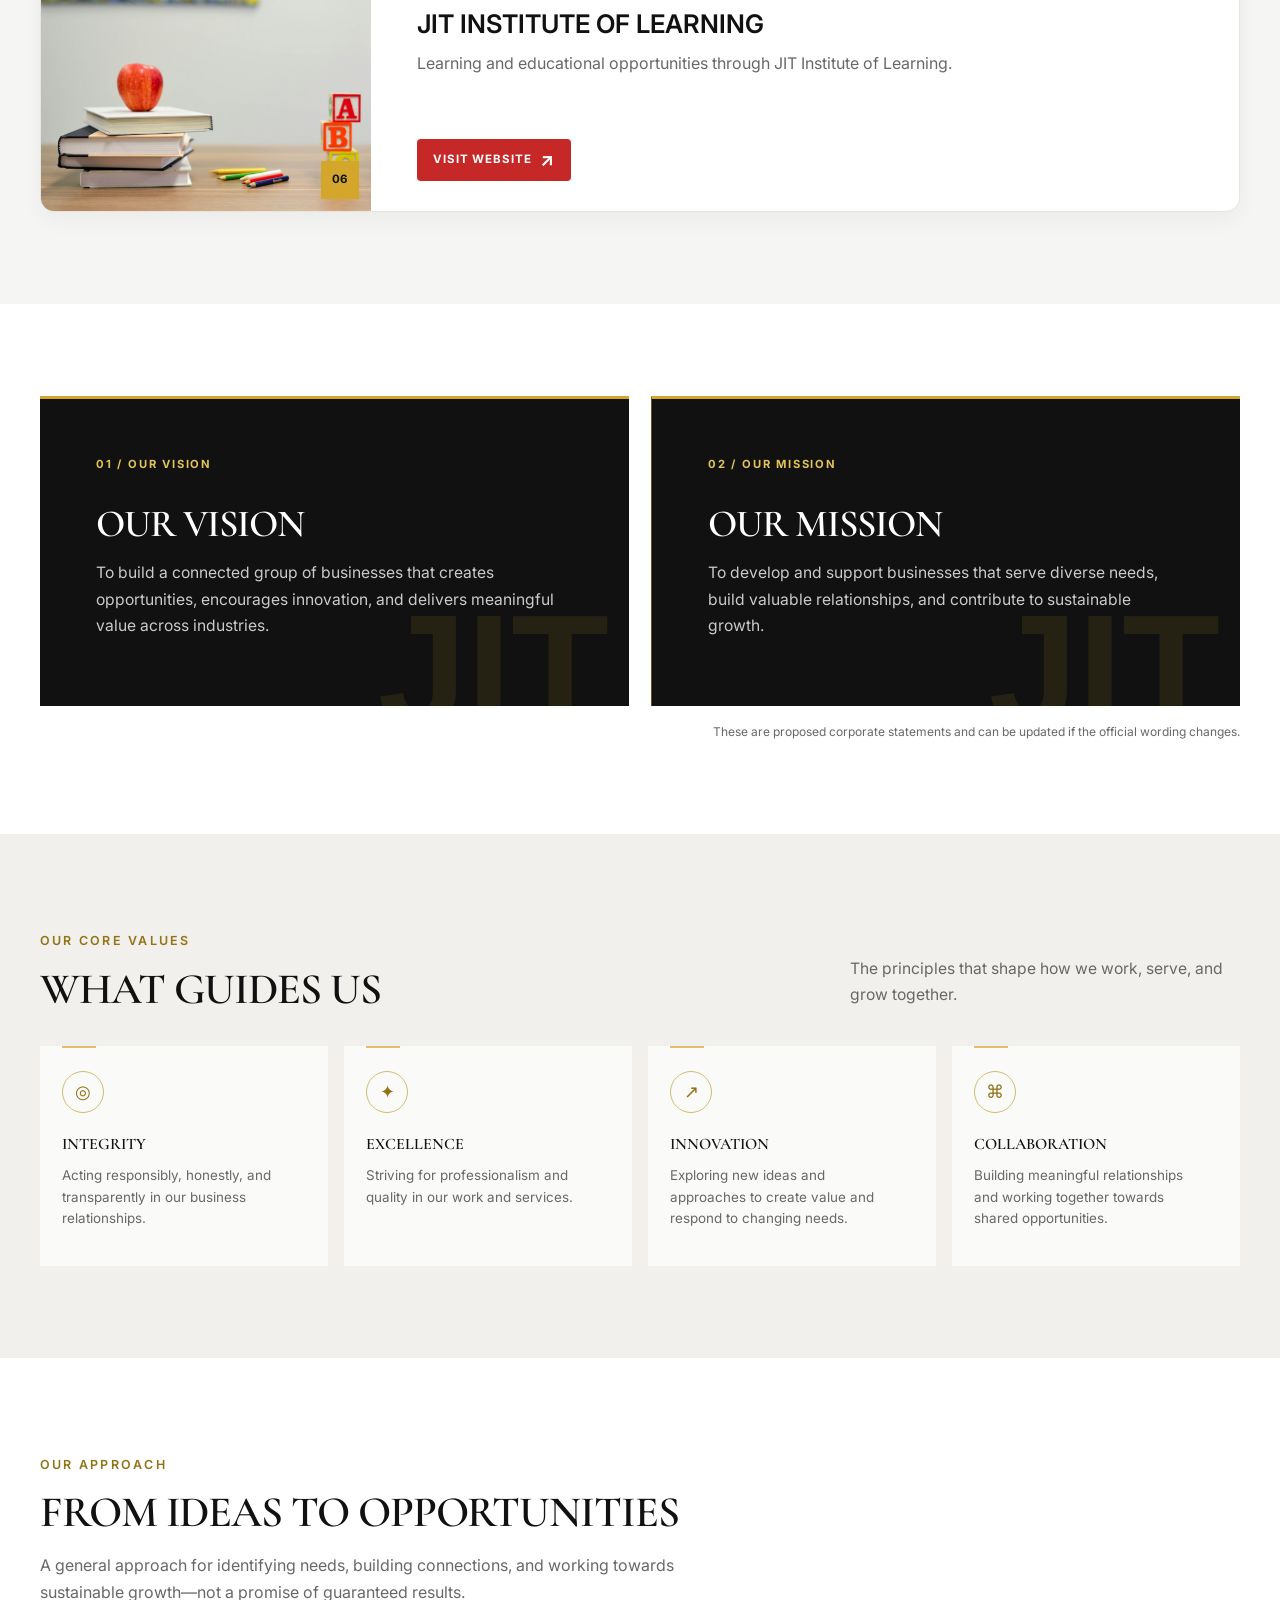
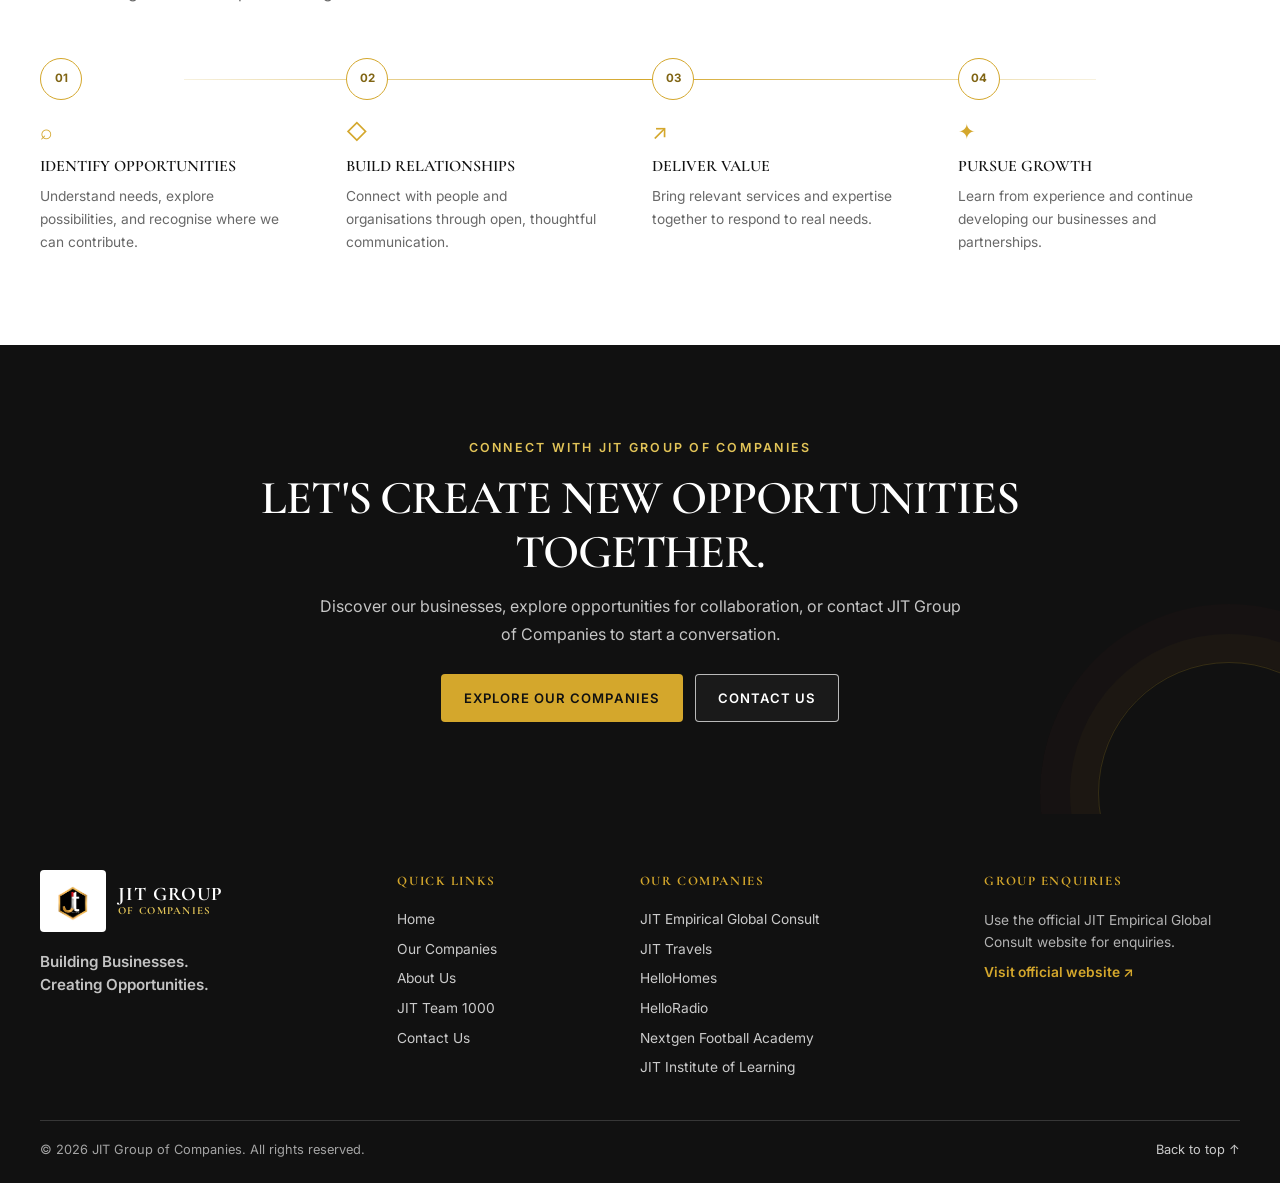
<file: about.html>
<!DOCTYPE html>
<html lang="en">
  <head>
    <meta charset="UTF-8" />
    <meta name="viewport" content="width=device-width, initial-scale=1.0" />
    <meta
      name="description"
      content="Learn about JIT Group of Companies, our businesses, vision, mission, core values, and approach to creating opportunities."
    />
    <link rel="canonical" href="https://www.jitgroupofcompanies.com/about.html" />
    <meta name="theme-color" content="#111111" />
    <title>About Us | JIT Group of Companies</title>
    <link rel="icon" type="image/png" href="image/Company%27s%20logo.png" />
    <link rel="preconnect" href="https://fonts.googleapis.com" />
    <link rel="preconnect" href="https://fonts.gstatic.com" crossorigin />
    <link
      href="https://fonts.googleapis.com/css2?family=Cormorant+Garamond:wght@600;700&family=Inter:wght@400;500;600&display=swap"
      rel="stylesheet"
    />
    <link rel="stylesheet" href="style.css" />
  </head>
  <body id="top" class="about-page">
    <header class="site-header">
      <div class="container">
        <div class="header-inner">
          <a class="brand" href="index.html#top" aria-label="JIT Group of Companies home">
            <img class="brand-logo" src="image/Company%27s%20logo.png" alt="JIT Group of Companies logo" />
            <span class="brand-wordmark" aria-label="JIT Group of Companies">
              <strong>JIT GROUP</strong>
              <span>OF COMPANIES</span>
            </span>
          </a>
          <nav class="main-nav" aria-label="Main navigation">
            <ul class="nav-list">
              <li class="nav-item"><a class="nav-link" href="index.html#top">Home</a></li>
              <li class="nav-item dropdown">
                <a class="nav-link dropdown-page-link" href="Our%20Companies.html#companies">Our Companies</a>
                <button class="dropdown-toggle" type="button" aria-label="Toggle Our Companies menu" title="Toggle Our Companies menu" aria-expanded="false" aria-controls="companies-menu">
                </button>
                <div class="dropdown-menu" id="companies-menu" role="menu" aria-label="Our Companies submenu">
                  <a class="dropdown-item" href="Our%20Companies.html#company-consulting" role="menuitem">
                    <strong>JIT Empirical Global Consult</strong>
                  </a>
                  <a class="dropdown-item" href="Our%20Companies.html#company-travel" role="menuitem">
                    <strong>JIT Travels</strong>
                  </a>
                  <a class="dropdown-item" href="Our%20Companies.html#company-real-estate" role="menuitem">
                    <strong>HelloHomes</strong>
                  </a>
                  <a class="dropdown-item" href="Our%20Companies.html#company-radio" role="menuitem">
                    <strong>HelloRadio</strong>
                  </a>
                  <a class="dropdown-item" href="Our%20Companies.html#company-nextgen-football-academy" role="menuitem">
                    <strong>Nextgen Football Academy</strong>
                  </a>
                  <a class="dropdown-item" href="Our%20Companies.html#company-jit-institute-of-learning" role="menuitem">
                    <strong>JIT Institute of Learning</strong>
                  </a>
                </div>
              </li>
              <li class="nav-item is-active"><a class="nav-link" href="about.html" aria-current="page">About Us</a></li>
              <li class="nav-item"><a class="nav-link" href="team-1000.html">JIT Team 1000</a></li>
              <li class="nav-item"><a class="nav-link" href="Contact.html">Contact Us</a></li>
            </ul>
          </nav>
          <button class="menu-toggle" type="button" aria-label="Toggle navigation" aria-expanded="false">
            <span></span>
          </button>
        </div>
      </div>
    </header>

    <main>
      <section class="about-hero" aria-labelledby="about-hero-title">
        <img class="about-hero-image" src="image/corporate-buildings.jpg" alt="" fetchpriority="high" />
        <div class="about-hero-overlay" aria-hidden="true"></div>
        <div class="container about-hero-content">
          <span class="about-eyebrow">ABOUT JIT GROUP OF COMPANIES</span>
          <h1 id="about-hero-title">Building Businesses.<br />Creating Opportunities.</h1>
          <p>
            We are a group of businesses connecting consulting, international travel, real estate, digital media, football, and education through a shared commitment to opportunity, innovation, and growth.
          </p>
          <nav class="about-breadcrumb" aria-label="Breadcrumb">
            <a href="index.html#top">Home</a>
            <span aria-hidden="true">/</span>
            <span aria-current="page">About Us</span>
          </nav>
        </div>
        <span class="about-hero-accent" aria-hidden="true"></span>
      </section>

      <section class="about-intro section-padding" aria-labelledby="who-we-are-title">
        <div class="container about-intro-grid">
          <div class="about-intro-image">
            <img
              src="image/1%20(14).jpg"
              alt="JIT Empirical Global Consult team members working together in their office."
              loading="lazy"
            />
            <div class="about-image-caption">
              <span>JIT GROUP OF COMPANIES</span>
              <strong>Different expertise.<br />A shared direction.</strong>
            </div>
          </div>
          <div class="about-intro-copy">
            <span class="section-label">Who We Are</span>
            <h2 id="who-we-are-title">A Group Built Around Opportunity and Growth</h2>
            <span class="about-gold-rule" aria-hidden="true"></span>
            <p>
              JIT Group of Companies brings together businesses operating across consulting, international travel, real estate, digital media, football, and education. Through our diverse ventures, we aim to connect people, support business development, create opportunities, and deliver value across different industries.
            </p>
            <p>
              Our group brings these businesses together under one corporate identity while each business focuses on its own services, customers, and market opportunities.
            </p>
            <a class="about-text-link" href="Our%20Companies.html#companies">Discover our companies <span aria-hidden="true">→</span></a>
          </div>
        </div>
      </section>

      <section class="about-companies section-padding" id="companies" aria-labelledby="about-companies-title">
        <div class="container">
          <header class="about-section-heading">
            <div>
              <span class="section-label">Our Business Portfolio</span>
              <h2 id="about-companies-title">Our Companies</h2>
            </div>
            <p>Six businesses. Diverse opportunities. One shared vision.</p>
          </header>
          <div class="about-company-grid">
            <article class="about-company-card" id="company-consulting">
              <div class="about-company-image">
                <img src="image/consulting-office.jpg" alt="Modern office meeting room representing business consulting." loading="lazy" />
                <span>01</span>
              </div>
              <div class="about-company-copy">
                <span class="about-company-rule" aria-hidden="true"></span>
                <h3>JIT Empirical Global Consult</h3>
                <p>An international business consulting firm providing consulting, immigration advisory, recruitment, and business development services.</p>
                <a href="https://jitglobalconsult.com/" target="_blank" rel="noopener noreferrer">Visit Website <span aria-hidden="true">↗</span></a>
              </div>
            </article>
            <article class="about-company-card" id="company-travel">
              <div class="about-company-image">
                <img src="image/travel-aircraft.jpg" alt="Airplane wing above clouds at sunset, representing international travel." loading="lazy" />
                <span>02</span>
              </div>
              <div class="about-company-copy">
                <span class="about-company-rule" aria-hidden="true"></span>
                <h3>JIT Travels</h3>
                <p>Providing travel services, tours, international relocation assistance, and experiences connected to opportunities abroad.</p>
                <a href="https://jitglobalconsult.com/immigration-consultation/" target="_blank" rel="noopener noreferrer">Visit Website <span aria-hidden="true">↗</span></a>
              </div>
            </article>
            <article class="about-company-card" id="company-real-estate">
              <div class="about-company-image">
                <img src="image/real-estate.jpg" alt="Bright contemporary residential interior representing housing opportunities." loading="lazy" />
                <span>03</span>
              </div>
              <div class="about-company-copy">
                <span class="about-company-rule" aria-hidden="true"></span>
                <h3>HelloHomes</h3>
                <p>A real estate venture associated with JIT Travels, focused on property-related services and housing opportunities.</p>
                <a href="https://www.hellohomes.com/" target="_blank" rel="noopener noreferrer">Visit Website <span aria-hidden="true">↗</span></a>
              </div>
            </article>
            <article class="about-company-card" id="company-radio">
              <div class="about-company-image">
                <img src="image/radio-studio.jpg" alt="Broadcasting equipment inside a radio studio." loading="lazy" />
                <span>04</span>
              </div>
              <div class="about-company-copy">
                <span class="about-company-rule" aria-hidden="true"></span>
                <h3>HelloRadio</h3>
                <p>An online radio platform connecting audiences through digital broadcasting, conversations, and audio content.</p>
                <a href="https://www.helloradiotv.com/" target="_blank" rel="noopener noreferrer">Visit Website <span aria-hidden="true">↗</span></a>
              </div>
            </article>
            <article class="about-company-card" id="company-nextgen-football-academy">
              <div class="about-company-image">
                <img src="Images/Gallery/Football academy.jpg" alt="Football-themed stock photo." loading="lazy" />
                <span>05</span>
              </div>
              <div class="about-company-copy">
                <span class="about-company-rule" aria-hidden="true"></span>
                <h3>Nextgen Football Academy</h3>
                <p>A football academy supporting player development and growth in the sport.</p>
                <a href="https://nextgenfootballacademy.org/" target="_blank" rel="noopener noreferrer">Visit Website <span aria-hidden="true">↗</span></a>
              </div>
            </article>
            <article class="about-company-card" id="company-jit-institute-of-learning">
              <div class="about-company-image">
                <img src="Images/Gallery/Institute learning.jpg" alt="Books and learning materials arranged on a desk." loading="lazy" />
                <span>06</span>
              </div>
              <div class="about-company-copy">
                <span class="about-company-rule" aria-hidden="true"></span>
                <h3>JIT Institute of Learning</h3>
                <p>Learning and educational opportunities through JIT Institute of Learning.</p>
                <a href="https://www.jitlearninginstitute.com/" target="_blank" rel="noopener noreferrer">Visit Website <span aria-hidden="true">↗</span></a>
              </div>
            </article>
          </div>
        </div>
      </section>

      <section class="about-purpose section-padding" aria-label="Our vision and mission">
        <div class="container about-purpose-grid">
          <article class="about-purpose-card about-vision">
            <span class="about-purpose-index">01 / OUR VISION</span>
            <h2>Our Vision</h2>
            <p>To build a connected group of businesses that creates opportunities, encourages innovation, and delivers meaningful value across industries.</p>
            <span class="about-purpose-mark" aria-hidden="true">JIT</span>
          </article>
          <article class="about-purpose-card about-mission">
            <span class="about-purpose-index">02 / OUR MISSION</span>
            <h2>Our Mission</h2>
            <p>To develop and support businesses that serve diverse needs, build valuable relationships, and contribute to sustainable growth.</p>
            <span class="about-purpose-mark" aria-hidden="true">JIT</span>
          </article>
        </div>
        <p class="container about-purpose-note">These are proposed corporate statements and can be updated if the official wording changes.</p>
      </section>

      <section class="about-values section-padding" aria-labelledby="about-values-title">
        <div class="container">
          <header class="about-section-heading about-values-heading">
            <div>
              <span class="section-label">Our Core Values</span>
              <h2 id="about-values-title">What Guides Us</h2>
            </div>
            <p>The principles that shape how we work, serve, and grow together.</p>
          </header>
          <div class="about-value-grid">
            <article class="about-value-card">
              <span aria-hidden="true">◎</span>
              <h3>Integrity</h3>
              <p>Acting responsibly, honestly, and transparently in our business relationships.</p>
            </article>
            <article class="about-value-card">
              <span aria-hidden="true">✦</span>
              <h3>Excellence</h3>
              <p>Striving for professionalism and quality in our work and services.</p>
            </article>
            <article class="about-value-card">
              <span aria-hidden="true">↗</span>
              <h3>Innovation</h3>
              <p>Exploring new ideas and approaches to create value and respond to changing needs.</p>
            </article>
            <article class="about-value-card">
              <span aria-hidden="true">⌘</span>
              <h3>Collaboration</h3>
              <p>Building meaningful relationships and working together towards shared opportunities.</p>
            </article>
          </div>
        </div>
      </section>

      <section class="about-approach section-padding" aria-labelledby="about-approach-title">
        <div class="container">
          <header class="about-approach-heading">
            <span class="section-label">Our Approach</span>
            <h2 id="about-approach-title">From Ideas to Opportunities</h2>
            <p>A general approach for identifying needs, building connections, and working towards sustainable growth—not a promise of guaranteed results.</p>
          </header>
          <ol class="about-process">
            <li class="about-process-step">
              <span class="about-process-number">01</span>
              <span class="about-process-icon" aria-hidden="true">⌕</span>
              <h3>Identify Opportunities</h3>
              <p>Understand needs, explore possibilities, and recognise where we can contribute.</p>
            </li>
            <li class="about-process-step">
              <span class="about-process-number">02</span>
              <span class="about-process-icon" aria-hidden="true">◇</span>
              <h3>Build Relationships</h3>
              <p>Connect with people and organisations through open, thoughtful communication.</p>
            </li>
            <li class="about-process-step">
              <span class="about-process-number">03</span>
              <span class="about-process-icon" aria-hidden="true">↗</span>
              <h3>Deliver Value</h3>
              <p>Bring relevant services and expertise together to respond to real needs.</p>
            </li>
            <li class="about-process-step">
              <span class="about-process-number">04</span>
              <span class="about-process-icon" aria-hidden="true">✦</span>
              <h3>Pursue Growth</h3>
              <p>Learn from experience and continue developing our businesses and partnerships.</p>
            </li>
          </ol>
        </div>
      </section>

      <section class="about-cta section-padding" id="about-contact" aria-labelledby="about-cta-title">
        <div class="container about-cta-content">
          <span class="section-label">Connect with JIT Group of Companies</span>
          <h2 id="about-cta-title">Let's Create New Opportunities Together.</h2>
          <p>Discover our businesses, explore opportunities for collaboration, or contact JIT Group of Companies to start a conversation.</p>
          <div class="about-cta-actions">
            <a class="btn btn-primary" href="Our%20Companies.html#companies">EXPLORE OUR COMPANIES</a>
            <a class="btn btn-secondary" href="Contact.html">CONTACT US</a>
          </div>
        </div>
      </section>
    </main>

    <footer class="site-footer">
      <div class="container footer-main">
        <div class="footer-brand">
          <a class="brand footer-logo" href="index.html#top" aria-label="JIT Group of Companies home">
            <img class="brand-logo" src="image/Company%27s%20logo.png" alt="" />
            <span class="brand-wordmark" aria-hidden="true">
              <strong>JIT GROUP</strong>
              <span>OF COMPANIES</span>
            </span>
          </a>
          <p>Building Businesses.<br />Creating Opportunities.</p>
        </div>
        <div class="footer-column">
          <h2>Quick Links</h2>
          <a href="index.html#top">Home</a>
          <a href="Our%20Companies.html#companies">Our Companies</a>
          <a href="about.html" aria-current="page">About Us</a>
          <a href="team-1000.html">JIT Team 1000</a>
          <a href="Contact.html">Contact Us</a>
        </div>
        <div class="footer-column">
          <h2>Our Companies</h2>
          <a href="https://jitglobalconsult.com/" target="_blank" rel="noopener noreferrer">JIT Empirical Global Consult</a>
          <a href="https://jitglobalconsult.com/immigration-consultation/" target="_blank" rel="noopener noreferrer">JIT Travels</a>
          <a href="https://www.hellohomes.com/" target="_blank" rel="noopener noreferrer">HelloHomes</a>
          <a href="https://www.helloradiotv.com/" target="_blank" rel="noopener noreferrer">HelloRadio</a>
          <a href="https://nextgenfootballacademy.org/" target="_blank" rel="noopener noreferrer">Nextgen Football Academy</a>
          <a href="https://www.jitlearninginstitute.com/" target="_blank" rel="noopener noreferrer">JIT Institute of Learning</a>
        </div>
        <div class="footer-column footer-contact">
          <h2>Group Enquiries</h2>
          <p>Use the official JIT Empirical Global Consult website for enquiries.</p>
          <a href="https://jitglobalconsult.com/" target="_blank" rel="noopener noreferrer">Visit official website <span aria-hidden="true">↗</span></a>
        </div>
      </div>
      <div class="container footer-bottom">
        <p>© <span id="current-year"></span> JIT Group of Companies. All rights reserved.</p>
        <a href="#top">Back to top ↑</a>
      </div>
    </footer>
    <script src="script.js"></script>
  </body>
</html>
</file>
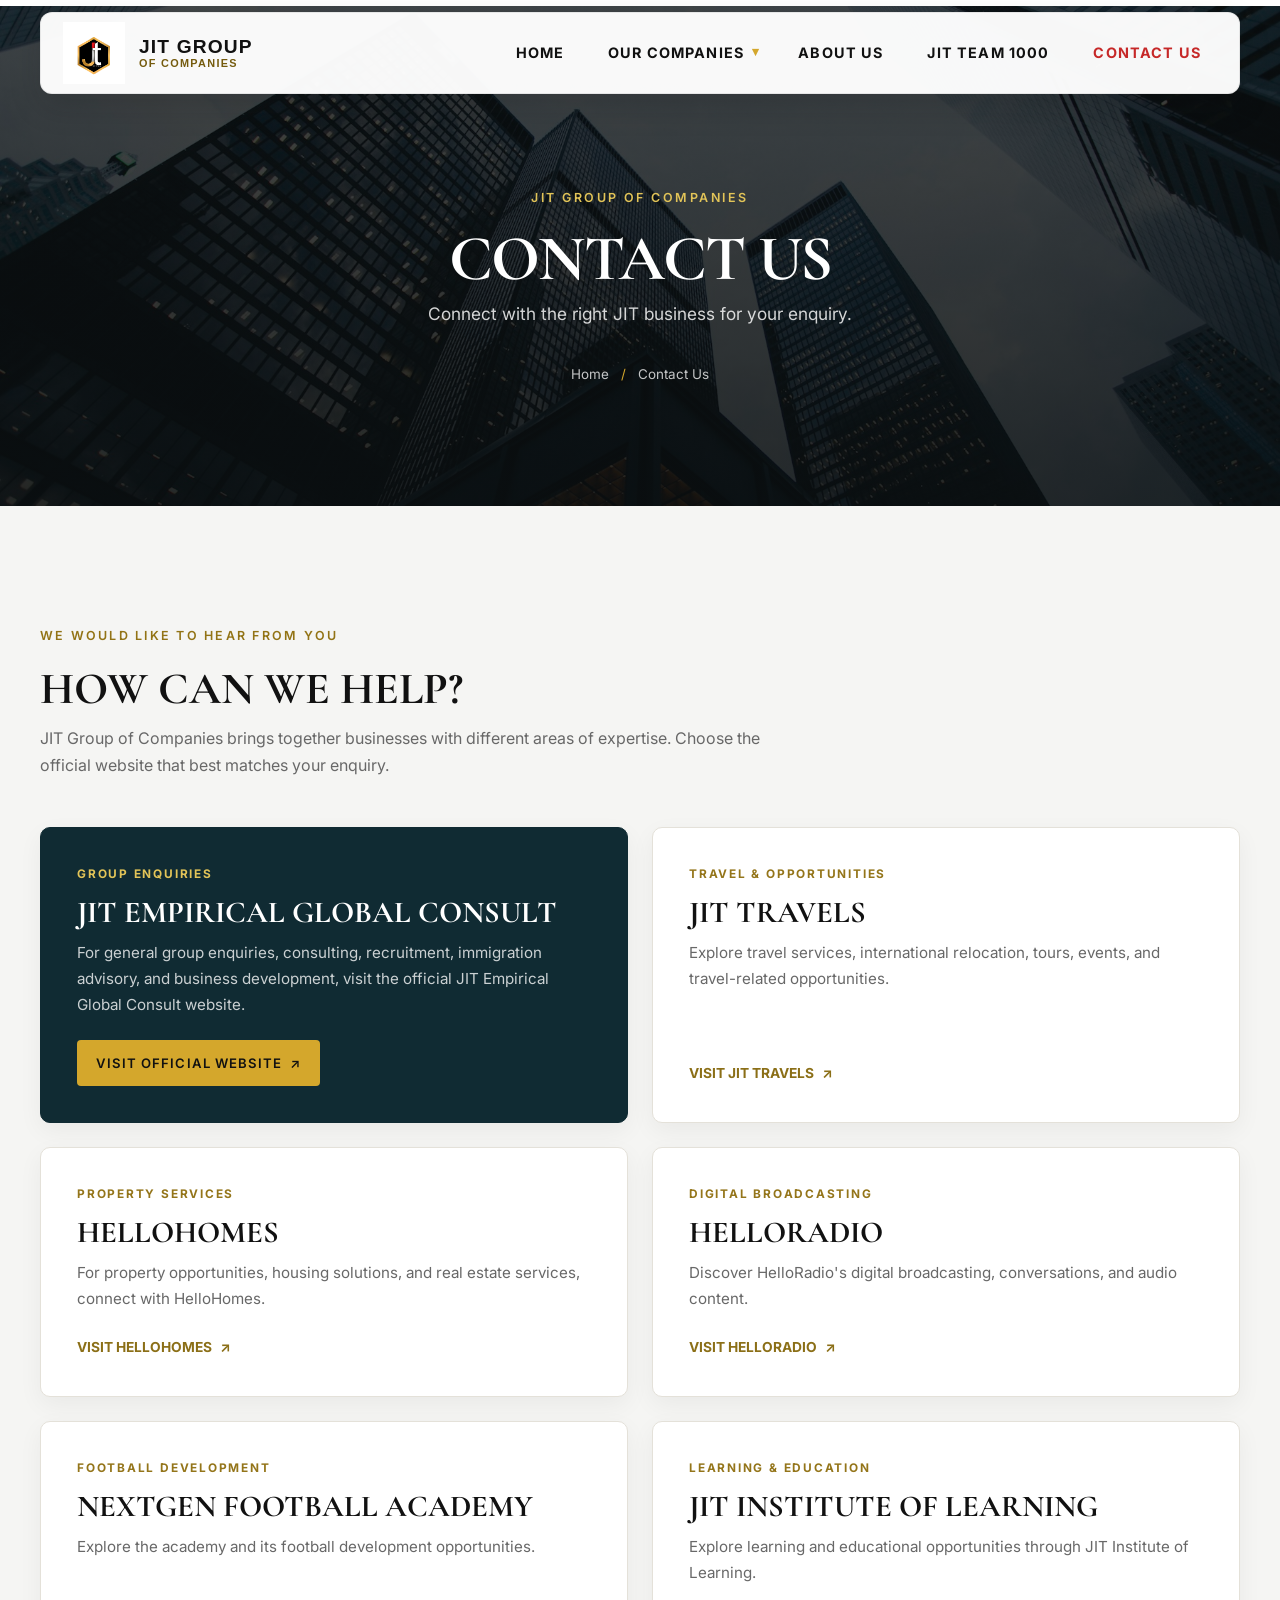
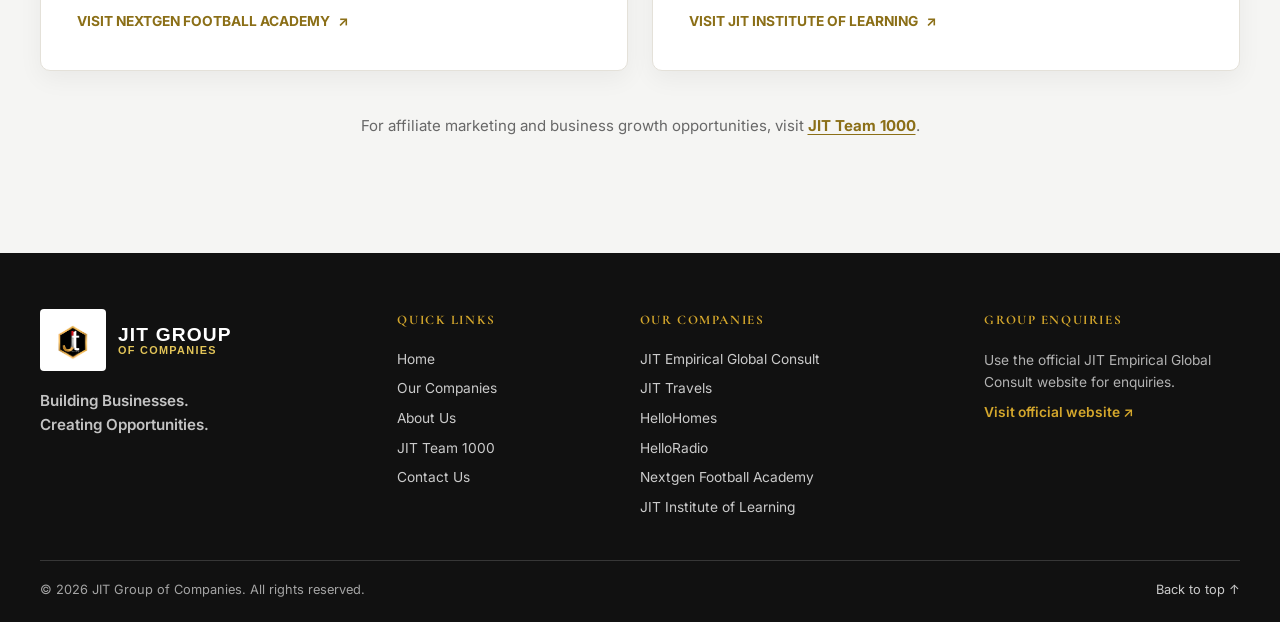
<file: Contact.html>
<!DOCTYPE html>
<html lang="en">
  <head>
    <meta charset="UTF-8" />
    <meta name="viewport" content="width=device-width, initial-scale=1.0" />
    <meta
      name="description"
      content="Contact JIT Group of Companies and find the right official website for your enquiry."
    />
    <link rel="canonical" href="https://www.jitgroupofcompanies.com/Contact.html" />
    <meta name="theme-color" content="#102B33" />
    <title>Contact Us | JIT Group of Companies</title>
    <link rel="icon" type="image/png" href="image/Company%27s%20logo.png" />
    <link rel="preconnect" href="https://fonts.googleapis.com" />
    <link rel="preconnect" href="https://fonts.gstatic.com" crossorigin />
    <link
      href="https://fonts.googleapis.com/css2?family=Cormorant+Garamond:wght@600;700&family=Inter:wght@400;500;600&display=swap"
      rel="stylesheet"
    />
    <link rel="stylesheet" href="style.css" />
  </head>
  <body id="top" class="contact-page">
    <header class="site-header">
      <div class="container">
        <div class="header-inner">
          <a class="brand" href="index.html#top" aria-label="JIT Group of Companies home">
            <img class="brand-logo" src="image/Company%27s%20logo.png" alt="JIT Group of Companies logo" />
            <span class="brand-wordmark" aria-label="JIT Group of Companies">
              <strong>JIT GROUP</strong>
              <span>OF COMPANIES</span>
            </span>
          </a>
          <nav class="main-nav" aria-label="Main navigation">
            <ul class="nav-list">
              <li class="nav-item"><a class="nav-link" href="index.html#top">Home</a></li>
              <li class="nav-item dropdown">
                <a class="nav-link dropdown-page-link" href="Our%20Companies.html#companies">Our Companies</a>
                <button class="dropdown-toggle" type="button" aria-label="Toggle Our Companies menu" title="Toggle Our Companies menu" aria-expanded="false" aria-controls="companies-menu"></button>
                <div class="dropdown-menu" id="companies-menu" role="menu" aria-label="Our Companies submenu">
                  <a class="dropdown-item" href="Our%20Companies.html#company-consulting" role="menuitem"><strong>JIT Empirical Global Consult</strong></a>
                  <a class="dropdown-item" href="Our%20Companies.html#company-travel" role="menuitem"><strong>JIT Travels</strong></a>
                  <a class="dropdown-item" href="Our%20Companies.html#company-real-estate" role="menuitem"><strong>HelloHomes</strong></a>
                  <a class="dropdown-item" href="Our%20Companies.html#company-radio" role="menuitem"><strong>HelloRadio</strong></a>
                  <a class="dropdown-item" href="Our%20Companies.html#company-nextgen-football-academy" role="menuitem"><strong>Nextgen Football Academy</strong></a>
                  <a class="dropdown-item" href="Our%20Companies.html#company-jit-institute-of-learning" role="menuitem"><strong>JIT Institute of Learning</strong></a>
                </div>
              </li>
              <li class="nav-item"><a class="nav-link" href="about.html">About Us</a></li>
              <li class="nav-item"><a class="nav-link" href="team-1000.html">JIT Team 1000</a></li>
              <li class="nav-item is-active"><a class="nav-link" href="Contact.html" aria-current="page">Contact Us</a></li>
            </ul>
          </nav>
          <button class="menu-toggle" type="button" aria-label="Toggle navigation" aria-expanded="false">
            <span></span>
          </button>
        </div>
      </div>
    </header>

    <main>
      <section class="companies-page-hero contact-page-hero" aria-labelledby="contact-page-title">
        <img src="image/corporate-buildings.jpg" alt="" fetchpriority="high" />
        <div class="companies-page-hero-overlay" aria-hidden="true"></div>
        <div class="container companies-page-hero-content">
          <span class="about-eyebrow">JIT GROUP OF COMPANIES</span>
          <h1 id="contact-page-title">Contact Us</h1>
          <p>Connect with the right JIT business for your enquiry.</p>
          <nav class="about-breadcrumb" aria-label="Breadcrumb">
            <a href="index.html#top">Home</a>
            <span aria-hidden="true">/</span>
            <span aria-current="page">Contact Us</span>
          </nav>
        </div>
      </section>

      <section class="contact-page-section section-padding" aria-labelledby="contact-options-title">
        <div class="container">
          <header class="contact-page-heading">
            <span class="section-label">We Would Like to Hear from You</span>
            <h2 id="contact-options-title">How Can We Help?</h2>
            <p>JIT Group of Companies brings together businesses with different areas of expertise. Choose the official website that best matches your enquiry.</p>
          </header>

          <div class="contact-page-grid">
            <article class="contact-option-card contact-option-primary">
              <span class="contact-option-label">Group Enquiries</span>
              <h3>JIT Empirical Global Consult</h3>
              <p>For general group enquiries, consulting, recruitment, immigration advisory, and business development, visit the official JIT Empirical Global Consult website.</p>
              <a class="btn btn-primary" href="https://jitglobalconsult.com/" target="_blank" rel="noopener noreferrer">Visit Official Website <span aria-hidden="true">↗</span></a>
            </article>
            <article class="contact-option-card">
              <span class="contact-option-label">Travel &amp; Opportunities</span>
              <h3>JIT Travels</h3>
              <p>Explore travel services, international relocation, tours, events, and travel-related opportunities.</p>
              <a class="contact-option-link" href="https://jitglobalconsult.com/immigration-consultation/" target="_blank" rel="noopener noreferrer">Visit JIT Travels <span aria-hidden="true">↗</span></a>
            </article>
            <article class="contact-option-card">
              <span class="contact-option-label">Property Services</span>
              <h3>HelloHomes</h3>
              <p>For property opportunities, housing solutions, and real estate services, connect with HelloHomes.</p>
              <a class="contact-option-link" href="https://www.hellohomes.com/" target="_blank" rel="noopener noreferrer">Visit HelloHomes <span aria-hidden="true">↗</span></a>
            </article>
            <article class="contact-option-card">
              <span class="contact-option-label">Digital Broadcasting</span>
              <h3>HelloRadio</h3>
              <p>Discover HelloRadio's digital broadcasting, conversations, and audio content.</p>
              <a class="contact-option-link" href="https://www.helloradiotv.com/" target="_blank" rel="noopener noreferrer">Visit HelloRadio <span aria-hidden="true">↗</span></a>
            </article>
            <article class="contact-option-card">
              <span class="contact-option-label">Football Development</span>
              <h3>Nextgen Football Academy</h3>
              <p>Explore the academy and its football development opportunities.</p>
              <a class="contact-option-link" href="https://nextgenfootballacademy.org/" target="_blank" rel="noopener noreferrer">Visit Nextgen Football Academy <span aria-hidden="true">↗</span></a>
            </article>
            <article class="contact-option-card">
              <span class="contact-option-label">Learning &amp; Education</span>
              <h3>JIT Institute of Learning</h3>
              <p>Explore learning and educational opportunities through JIT Institute of Learning.</p>
              <a class="contact-option-link" href="https://www.jitlearninginstitute.com/" target="_blank" rel="noopener noreferrer">Visit JIT Institute of Learning <span aria-hidden="true">↗</span></a>
            </article>
          </div>

          <p class="contact-page-note">For affiliate marketing and business growth opportunities, visit <a href="team-1000.html">JIT Team 1000</a>.</p>
        </div>
      </section>
    </main>

    <footer class="site-footer">
      <div class="container footer-main">
        <div class="footer-brand">
          <a class="brand footer-logo" href="index.html#top" aria-label="JIT Group of Companies home">
            <img class="brand-logo" src="image/Company%27s%20logo.png" alt="" />
            <span class="brand-wordmark" aria-hidden="true"><strong>JIT GROUP</strong><span>OF COMPANIES</span></span>
          </a>
          <p>Building Businesses.<br />Creating Opportunities.</p>
        </div>
        <div class="footer-column">
          <h2>Quick Links</h2>
          <a href="index.html#top">Home</a>
          <a href="Our%20Companies.html#companies">Our Companies</a>
          <a href="about.html">About Us</a>
          <a href="team-1000.html">JIT Team 1000</a>
          <a href="Contact.html" aria-current="page">Contact Us</a>
        </div>
        <div class="footer-column">
          <h2>Our Companies</h2>
          <a href="https://jitglobalconsult.com/" target="_blank" rel="noopener noreferrer">JIT Empirical Global Consult</a>
          <a href="https://jitglobalconsult.com/immigration-consultation/" target="_blank" rel="noopener noreferrer">JIT Travels</a>
          <a href="https://www.hellohomes.com/" target="_blank" rel="noopener noreferrer">HelloHomes</a>
          <a href="https://www.helloradiotv.com/" target="_blank" rel="noopener noreferrer">HelloRadio</a>
          <a href="https://nextgenfootballacademy.org/" target="_blank" rel="noopener noreferrer">Nextgen Football Academy</a>
          <a href="https://www.jitlearninginstitute.com/" target="_blank" rel="noopener noreferrer">JIT Institute of Learning</a>
        </div>
        <div class="footer-column footer-contact">
          <h2>Group Enquiries</h2>
          <p>Use the official JIT Empirical Global Consult website for enquiries.</p>
          <a href="https://jitglobalconsult.com/" target="_blank" rel="noopener noreferrer">Visit official website <span aria-hidden="true">↗</span></a>
        </div>
      </div>
      <div class="container footer-bottom">
        <p>© <span id="current-year"></span> JIT Group of Companies. All rights reserved.</p>
        <a href="#top">Back to top ↑</a>
      </div>
    </footer>
    <script src="script.js"></script>
  </body>
</html>
</file>
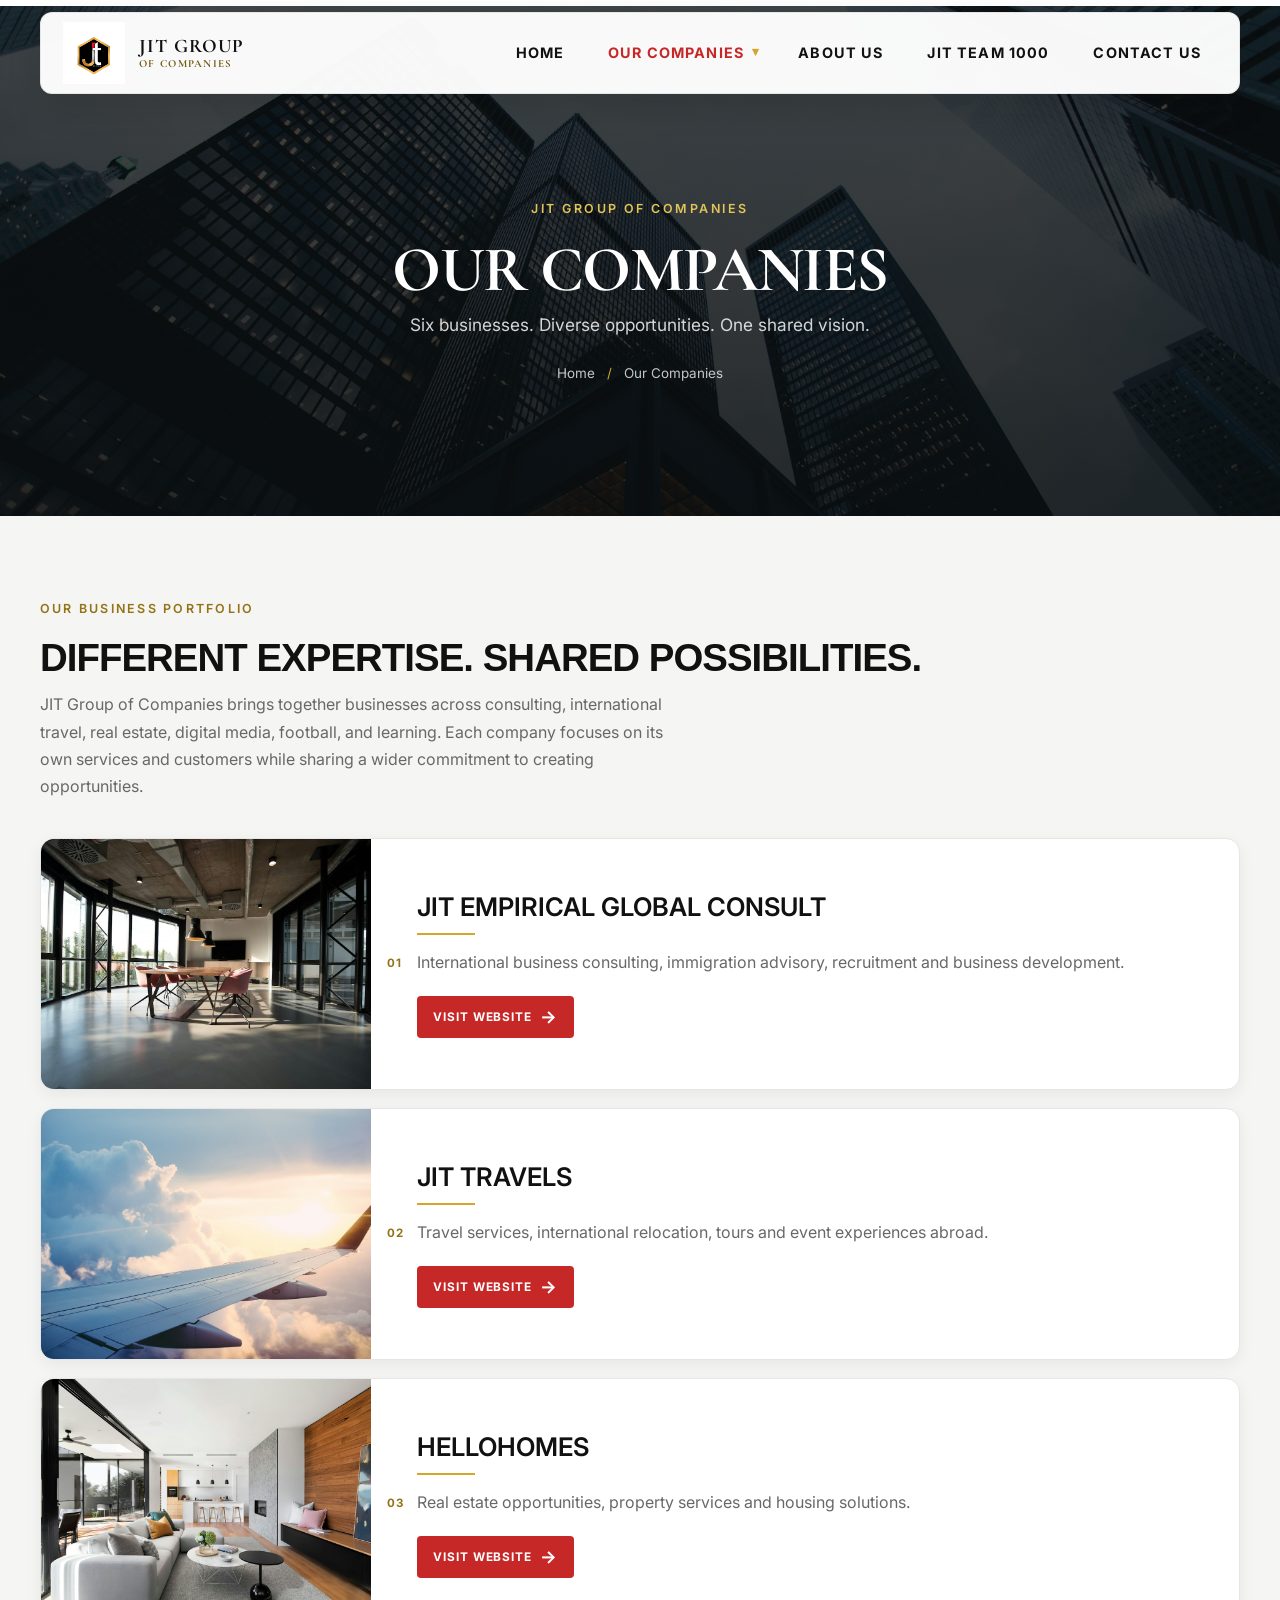
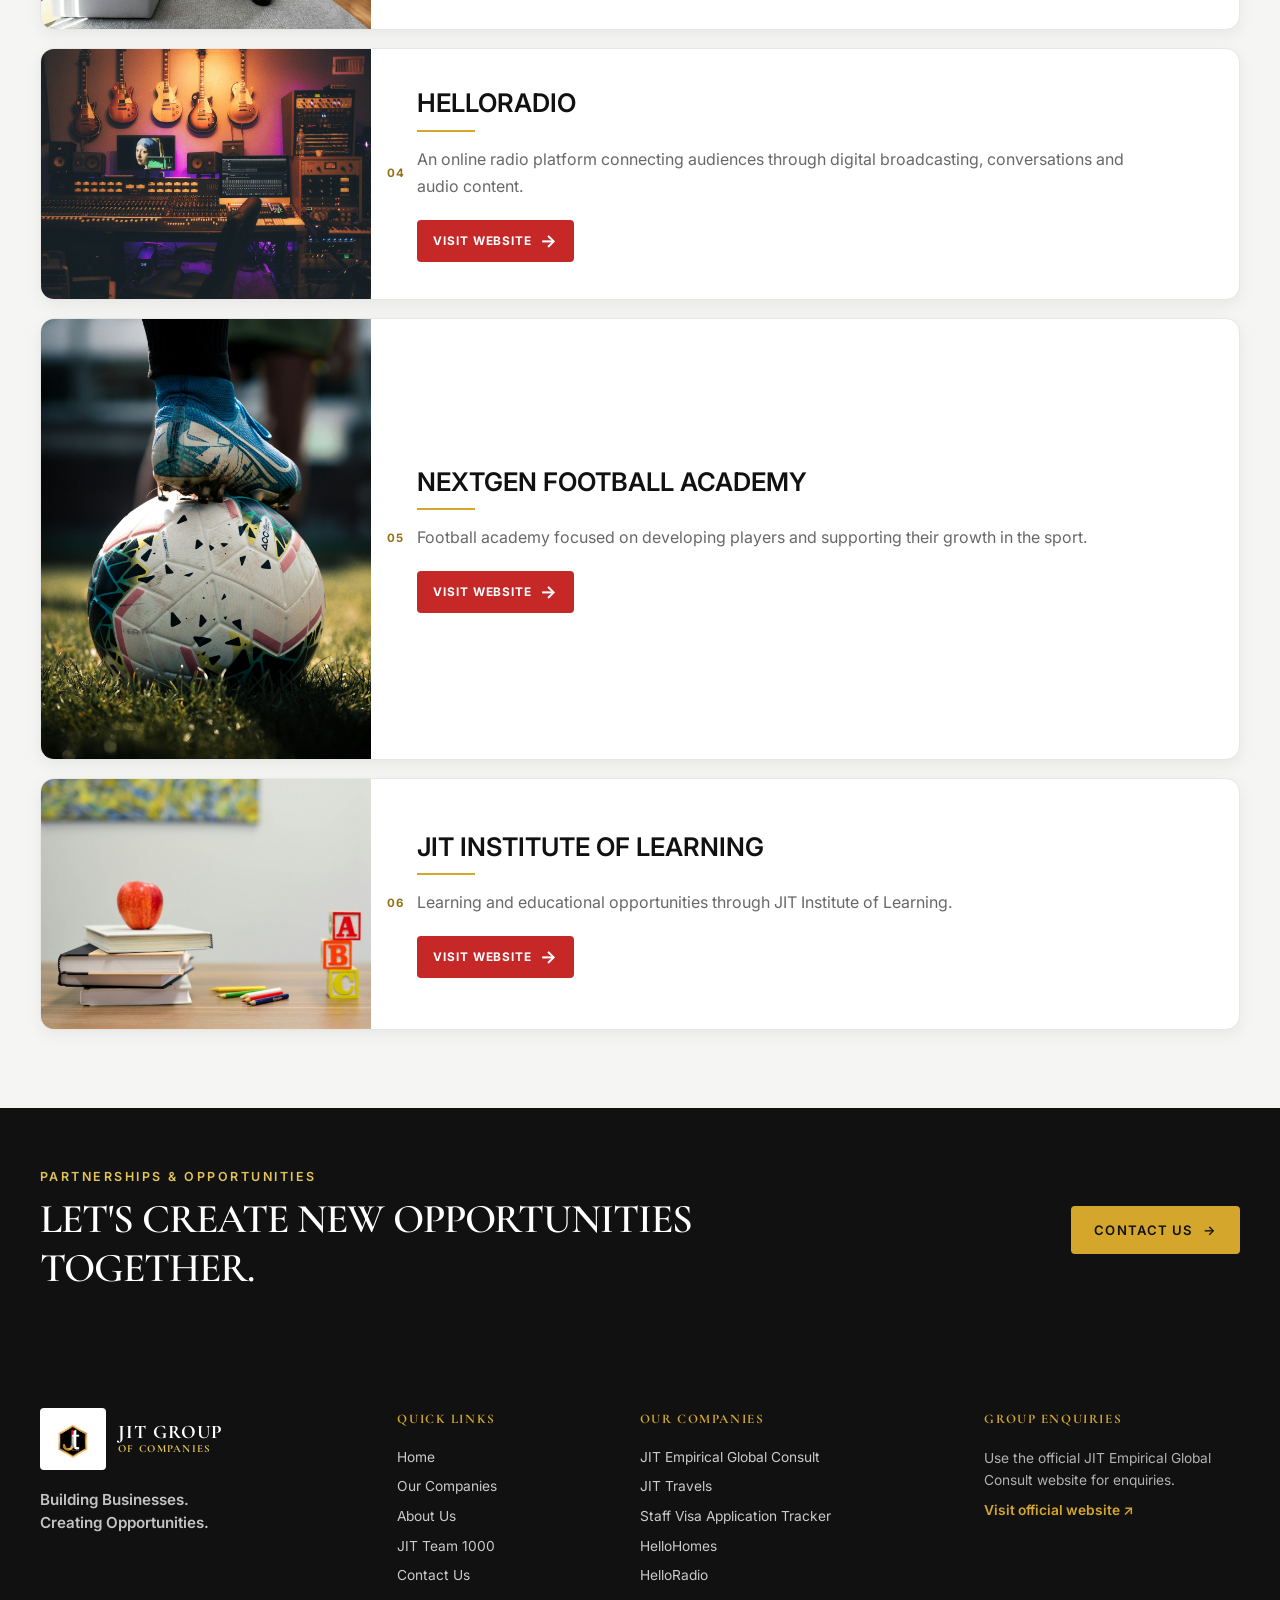
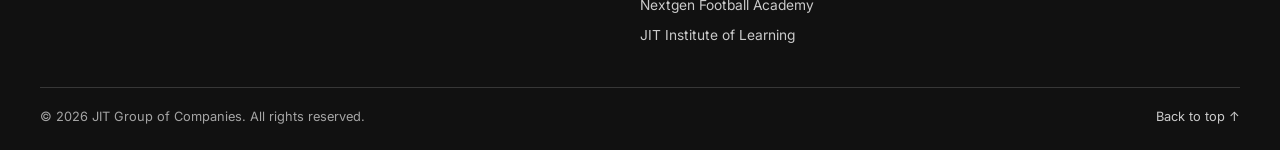
<file: Our Companies.html>
<!DOCTYPE html>
<html lang="en">
  <head>
    <meta charset="UTF-8" />
    <meta name="viewport" content="width=device-width, initial-scale=1.0" />
    <meta
      name="description"
      content="Explore the six businesses within JIT Group of Companies, spanning consulting, travel, real estate, media, football, and learning."
    />
    <link rel="canonical" href="https://www.jitgroupofcompanies.com/Our%20Companies.html" />
    <meta name="theme-color" content="#111111" />
    <title>Our Companies | JIT Group of Companies</title>
    <link rel="icon" type="image/png" href="image/Company%27s%20logo.png" />
    <link rel="preconnect" href="https://fonts.googleapis.com" />
    <link rel="preconnect" href="https://fonts.gstatic.com" crossorigin />
    <link
      href="https://fonts.googleapis.com/css2?family=Cormorant+Garamond:wght@600;700&family=Inter:wght@400;500;600&display=swap"
      rel="stylesheet"
    />
    <link rel="stylesheet" href="style.css" />
  </head>
  <body id="top" class="companies-page">
    <header class="site-header">
      <div class="container">
        <div class="header-inner">
          <a class="brand" href="index.html#top" aria-label="JIT Group of Companies home">
            <img class="brand-logo" src="image/Company%27s%20logo.png" alt="JIT Group of Companies logo" />
            <span class="brand-wordmark" aria-label="JIT Group of Companies">
              <strong>JIT GROUP</strong>
              <span>OF COMPANIES</span>
            </span>
          </a>
          <nav class="main-nav" aria-label="Main navigation">
            <ul class="nav-list">
              <li class="nav-item"><a class="nav-link" href="index.html#top">Home</a></li>
              <li class="nav-item dropdown is-active">
                <a class="nav-link dropdown-page-link" href="Our%20Companies.html#companies" aria-current="page">Our Companies</a>
                <button class="dropdown-toggle" type="button" aria-label="Toggle Our Companies menu" title="Toggle Our Companies menu" aria-expanded="false" aria-controls="companies-menu">
                </button>
                <div class="dropdown-menu" id="companies-menu" role="menu" aria-label="Our Companies submenu">
                  <a class="dropdown-item" href="#company-consulting" role="menuitem"><strong>JIT Empirical Global Consult</strong></a>
                  <a class="dropdown-item" href="#company-travel" role="menuitem"><strong>JIT Travels</strong></a>
                  <a class="dropdown-item" href="#company-real-estate" role="menuitem"><strong>HelloHomes</strong></a>
                  <a class="dropdown-item" href="#company-radio" role="menuitem"><strong>HelloRadio</strong></a>
                  <a class="dropdown-item" href="#company-nextgen-football-academy" role="menuitem"><strong>Nextgen Football Academy</strong></a>
                  <a class="dropdown-item" href="#company-jit-institute-of-learning" role="menuitem"><strong>JIT Institute of Learning</strong></a>
                </div>
              </li>
              <li class="nav-item"><a class="nav-link" href="about.html">About Us</a></li>
              <li class="nav-item"><a class="nav-link" href="team-1000.html">JIT Team 1000</a></li>
              <li class="nav-item"><a class="nav-link" href="Contact.html">Contact Us</a></li>
            </ul>
          </nav>
          <button class="menu-toggle" type="button" aria-label="Toggle navigation" aria-expanded="false">
            <span></span>
          </button>
        </div>
      </div>
    </header>

    <main>
      <section class="companies-page-hero" aria-labelledby="companies-title">
        <img src="image/corporate-buildings.jpg" alt="" fetchpriority="high" />
        <div class="companies-page-hero-overlay" aria-hidden="true"></div>
        <div class="container companies-page-hero-content">
          <span class="about-eyebrow">JIT GROUP OF COMPANIES</span>
          <h1 id="companies-title">Our Companies</h1>
          <p>Six businesses. Diverse opportunities. One shared vision.</p>
          <nav class="about-breadcrumb" aria-label="Breadcrumb">
            <a href="index.html#top">Home</a>
            <span aria-hidden="true">/</span>
            <span aria-current="page">Our Companies</span>
          </nav>
        </div>
      </section>

      <section class="company-section companies-page-section" id="companies" aria-labelledby="company-heading">
        <div class="container">
          <header class="section-header">
            <span class="section-label">Our Business Portfolio</span>
            <h2 id="company-heading">Different Expertise. Shared Possibilities.</h2>
            <p>
              JIT Group of Companies brings together businesses across consulting, international travel, real estate, digital media, football, and learning. Each company focuses on its own services and customers while sharing a wider commitment to creating opportunities.
            </p>
          </header>
          <div class="company-grid" id="company-grid" aria-live="polite"></div>
        </div>
      </section>

      <section class="companies-page-contact" aria-labelledby="companies-contact-title">
        <div class="container companies-page-contact-inner">
          <div>
            <span class="about-eyebrow">PARTNERSHIPS &amp; OPPORTUNITIES</span>
            <h2 id="companies-contact-title">Let's Create New Opportunities Together.</h2>
          </div>
          <a class="btn btn-primary" href="Contact.html">CONTACT US <span aria-hidden="true">→</span></a>
        </div>
      </section>
    </main>

    <footer class="site-footer">
      <div class="container footer-main">
        <div class="footer-brand">
          <a class="brand footer-logo" href="index.html#top" aria-label="JIT Group of Companies home">
            <img class="brand-logo" src="image/Company%27s%20logo.png" alt="" />
            <span class="brand-wordmark" aria-hidden="true">
              <strong>JIT GROUP</strong>
              <span>OF COMPANIES</span>
            </span>
          </a>
          <p>Building Businesses.<br />Creating Opportunities.</p>
        </div>
        <div class="footer-column">
          <h2>Quick Links</h2>
          <a href="index.html#top">Home</a>
          <a href="Our%20Companies.html#companies" aria-current="page">Our Companies</a>
          <a href="about.html">About Us</a>
          <a href="team-1000.html">JIT Team 1000</a>
          <a href="Contact.html">Contact Us</a>
        </div>
        <div class="footer-column">
          <h2>Our Companies</h2>
          <a href="https://jitglobalconsult.com/" target="_blank" rel="noopener noreferrer">JIT Empirical Global Consult</a>
          <a href="https://jitglobalconsult.com/immigration-consultation/" target="_blank" rel="noopener noreferrer">JIT Travels</a>
          <a href="visa-tracker.html">Staff Visa Application Tracker</a>
          <a href="https://www.hellohomes.com/" target="_blank" rel="noopener noreferrer">HelloHomes</a>
          <a href="https://www.helloradiotv.com/" target="_blank" rel="noopener noreferrer">HelloRadio</a>
          <a href="https://nextgenfootballacademy.org/" target="_blank" rel="noopener noreferrer">Nextgen Football Academy</a>
          <a href="https://www.jitlearninginstitute.com/" target="_blank" rel="noopener noreferrer">JIT Institute of Learning</a>
        </div>
        <div class="footer-column footer-contact">
          <h2>Group Enquiries</h2>
          <p>Use the official JIT Empirical Global Consult website for enquiries.</p>
          <a href="https://jitglobalconsult.com/" target="_blank" rel="noopener noreferrer">Visit official website <span aria-hidden="true">↗</span></a>
        </div>
      </div>
      <div class="container footer-bottom">
        <p>© <span id="current-year"></span> JIT Group of Companies. All rights reserved.</p>
        <a href="#top">Back to top ↑</a>
      </div>
    </footer>
    <script src="script.js"></script>
  </body>
</html>
</file>
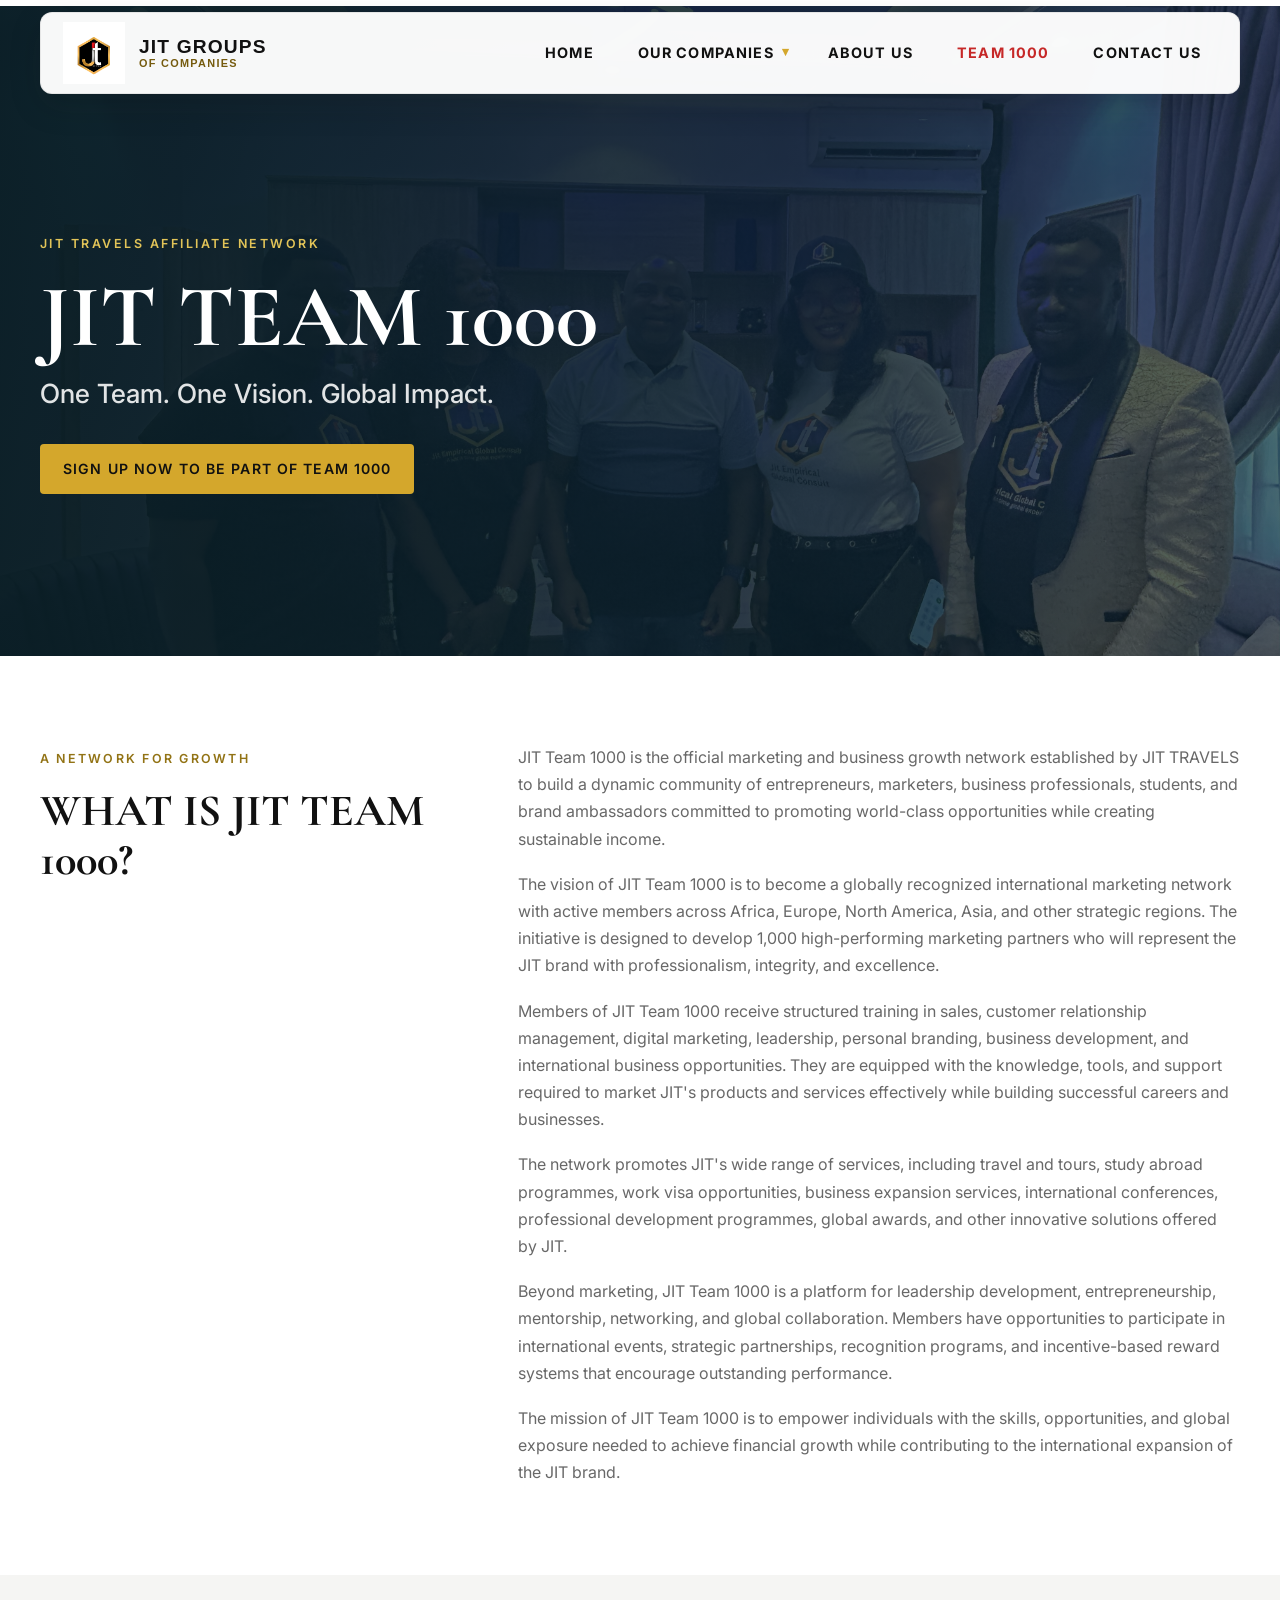
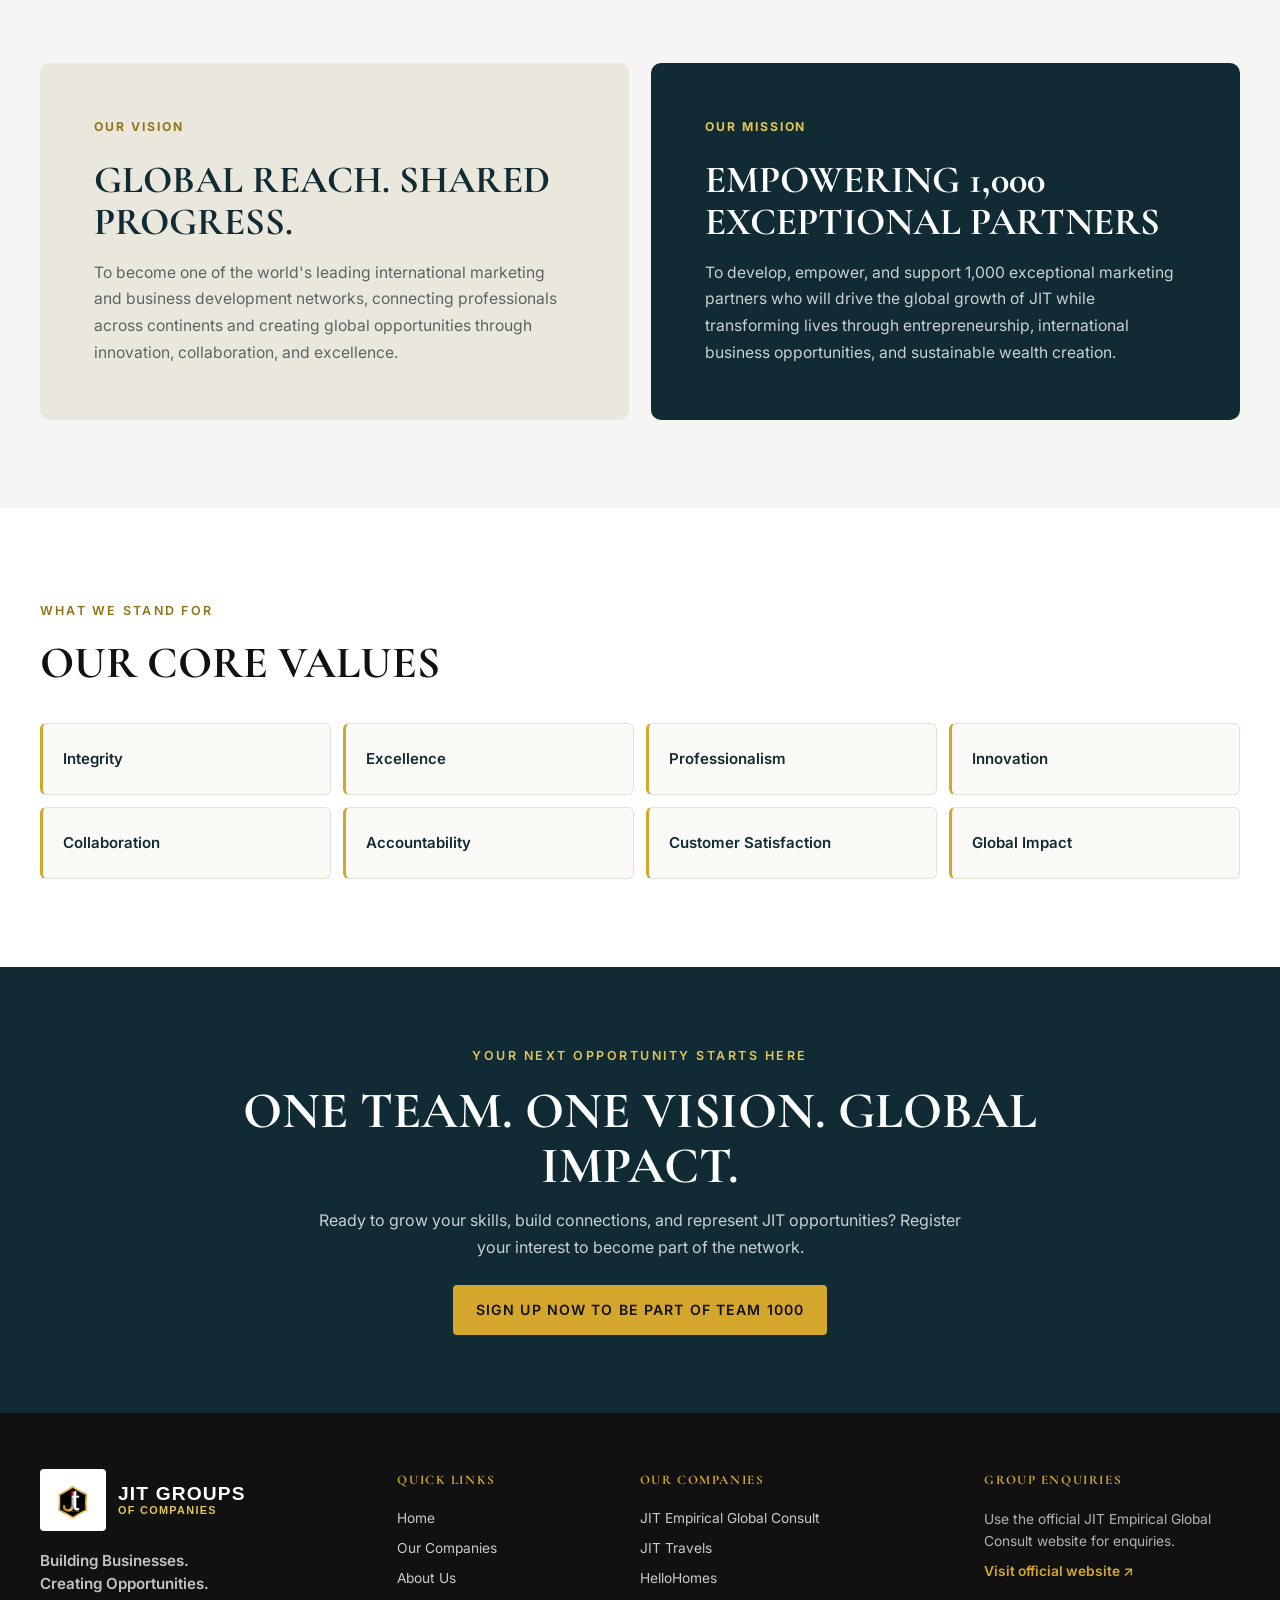
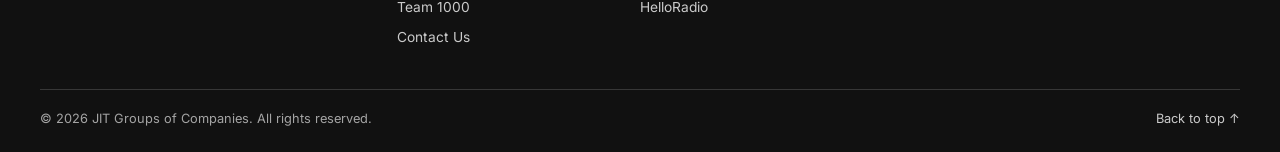
<file: Team 1000.html>
<!DOCTYPE html>
<html lang="en">
  <head>
    <meta charset="UTF-8" />
    <meta name="viewport" content="width=device-width, initial-scale=1.0" />
    <meta
      name="description"
      content="Join JIT Team 1000, the affiliate marketing and business growth network established by JIT Travels."
    />
    <meta name="theme-color" content="#102B33" />
    <title>JIT Team 1000 | JIT Groups of Companies</title>
    <link rel="preconnect" href="https://fonts.googleapis.com" />
    <link rel="preconnect" href="https://fonts.gstatic.com" crossorigin />
    <link
      href="https://fonts.googleapis.com/css2?family=Cormorant+Garamond:wght@600;700&family=Inter:wght@400;500;600&display=swap"
      rel="stylesheet"
    />
    <link rel="stylesheet" href="style.css" />
  </head>
  <body id="top" class="team1000-page">
    <header class="site-header">
      <div class="container">
        <div class="header-inner">
          <a class="brand" href="index.html#top" aria-label="JIT Groups of Companies home">
            <img class="brand-logo" src="image/Company%27s%20logo.png" alt="JIT Groups of Companies logo" />
            <span class="brand-wordmark" aria-label="JIT Groups of Companies">
              <strong>JIT GROUPS</strong>
              <span>OF COMPANIES</span>
            </span>
          </a>
          <nav class="main-nav" aria-label="Main navigation">
            <ul class="nav-list">
              <li class="nav-item"><a class="nav-link" href="index.html#top">Home</a></li>
              <li class="nav-item dropdown">
                <a class="nav-link dropdown-page-link" href="Our%20Companies.html#companies">Our Companies</a>
                <button class="dropdown-toggle" type="button" aria-label="Toggle Our Companies menu" title="Toggle Our Companies menu" aria-expanded="false" aria-controls="companies-menu"></button>
                <div class="dropdown-menu" id="companies-menu" role="menu" aria-label="Our Companies submenu">
                  <a class="dropdown-item" href="Our%20Companies.html#company-consulting" role="menuitem"><strong>JIT Empirical Global Consult</strong></a>
                  <a class="dropdown-item" href="Our%20Companies.html#company-travel" role="menuitem"><strong>JIT Travels</strong></a>
                  <a class="dropdown-item" href="Our%20Companies.html#company-real-estate" role="menuitem"><strong>HelloHomes</strong></a>
                  <a class="dropdown-item" href="Our%20Companies.html#company-radio" role="menuitem"><strong>HelloRadio</strong></a>
                </div>
              </li>
              <li class="nav-item"><a class="nav-link" href="about.html">About Us</a></li>
              <li class="nav-item is-active"><a class="nav-link" href="Team%201000.html" aria-current="page">Team 1000</a></li>
              <li class="nav-item"><a class="nav-link" href="Contact.html">Contact Us</a></li>
            </ul>
          </nav>
          <button class="menu-toggle" type="button" aria-label="Toggle navigation" aria-expanded="false">
            <span></span>
          </button>
        </div>
      </div>
    </header>

    <main>
      <section class="team1000-hero" aria-labelledby="team1000-title">
        <img class="team1000-hero-image" src="image/1%20(10).JPG" alt="" fetchpriority="high" />
        <div class="team1000-hero-overlay" aria-hidden="true"></div>
        <div class="container team1000-hero-content">
          <span class="about-eyebrow">JIT TRAVELS AFFILIATE NETWORK</span>
          <h1 id="team1000-title">JIT Team 1000</h1>
          <p>One Team. One Vision. Global Impact.</p>
          <button class="btn btn-primary" type="button" data-open-team1000-form>Sign Up Now to Be Part of Team 1000</button>
        </div>
      </section>

      <section class="team1000-intro section-padding" aria-labelledby="team1000-about-title">
        <div class="container team1000-intro-grid">
          <div>
            <span class="section-label">A Network for Growth</span>
            <h2 id="team1000-about-title">What Is JIT Team 1000?</h2>
          </div>
          <div class="team1000-copy">
            <p>JIT Team 1000 is the official marketing and business growth network established by JIT TRAVELS to build a dynamic community of entrepreneurs, marketers, business professionals, students, and brand ambassadors committed to promoting world-class opportunities while creating sustainable income.</p>
            <p>The vision of JIT Team 1000 is to become a globally recognized international marketing network with active members across Africa, Europe, North America, Asia, and other strategic regions. The initiative is designed to develop 1,000 high-performing marketing partners who will represent the JIT brand with professionalism, integrity, and excellence.</p>
            <p>Members of JIT Team 1000 receive structured training in sales, customer relationship management, digital marketing, leadership, personal branding, business development, and international business opportunities. They are equipped with the knowledge, tools, and support required to market JIT's products and services effectively while building successful careers and businesses.</p>
            <p>The network promotes JIT's wide range of services, including travel and tours, study abroad programmes, work visa opportunities, business expansion services, international conferences, professional development programmes, global awards, and other innovative solutions offered by JIT.</p>
            <p>Beyond marketing, JIT Team 1000 is a platform for leadership development, entrepreneurship, mentorship, networking, and global collaboration. Members have opportunities to participate in international events, strategic partnerships, recognition programs, and incentive-based reward systems that encourage outstanding performance.</p>
            <p>The mission of JIT Team 1000 is to empower individuals with the skills, opportunities, and global exposure needed to achieve financial growth while contributing to the international expansion of the JIT brand.</p>
          </div>
        </div>
      </section>

      <section class="team1000-purpose section-padding" aria-label="Team 1000 vision and mission">
        <div class="container team1000-purpose-grid">
          <article class="team1000-purpose-card team1000-vision">
            <span class="team1000-card-label">Our Vision</span>
            <h2>Global Reach. Shared Progress.</h2>
            <p>To become one of the world's leading international marketing and business development networks, connecting professionals across continents and creating global opportunities through innovation, collaboration, and excellence.</p>
          </article>
          <article class="team1000-purpose-card team1000-mission">
            <span class="team1000-card-label">Our Mission</span>
            <h2>Empowering 1,000 Exceptional Partners</h2>
            <p>To develop, empower, and support 1,000 exceptional marketing partners who will drive the global growth of JIT while transforming lives through entrepreneurship, international business opportunities, and sustainable wealth creation.</p>
          </article>
        </div>
      </section>

      <section class="team1000-values section-padding" aria-labelledby="team1000-values-title">
        <div class="container">
          <header class="team1000-section-heading">
            <span class="section-label">What We Stand For</span>
            <h2 id="team1000-values-title">Our Core Values</h2>
          </header>
          <ul class="team1000-value-list">
            <li>Integrity</li>
            <li>Excellence</li>
            <li>Professionalism</li>
            <li>Innovation</li>
            <li>Collaboration</li>
            <li>Accountability</li>
            <li>Customer Satisfaction</li>
            <li>Global Impact</li>
          </ul>
        </div>
      </section>

      <section class="team1000-cta" aria-labelledby="team1000-cta-title">
        <div class="container team1000-cta-content">
          <span class="about-eyebrow">YOUR NEXT OPPORTUNITY STARTS HERE</span>
          <h2 id="team1000-cta-title">One Team. One Vision. Global Impact.</h2>
          <p>Ready to grow your skills, build connections, and represent JIT opportunities? Register your interest to become part of the network.</p>
          <button class="btn btn-primary" type="button" data-open-team1000-form>Sign Up Now to Be Part of Team 1000</button>
        </div>
      </section>
    </main>

    <dialog class="team1000-form-dialog" aria-labelledby="team1000-form-title">
      <div class="team1000-form-header">
        <div>
          <span class="section-label">Affiliate Marketer Registration</span>
          <h2 id="team1000-form-title">Register Your Interest</h2>
        </div>
        <button class="team1000-form-close" type="button" aria-label="Close registration form">×</button>
      </div>
      <iframe
        class="team1000-form-frame"
        title="JIT Team 1000 affiliate marketer interest registration form"
        data-src="https://docs.google.com/forms/d/e/1FAIpQLSctvfWBvQaXQOyQSHcU9FEdnQ0dAvQu9K5Qv8EDhxxCmHM1-A/viewform?embedded=true"
        width="700"
        height="520"
        frameborder="0"
        marginheight="0"
        marginwidth="0"
        loading="lazy"
      >Loading…</iframe>
    </dialog>

    <footer class="site-footer">
      <div class="container footer-main">
        <div class="footer-brand">
          <a class="brand footer-logo" href="index.html#top" aria-label="JIT Groups of Companies home">
            <img class="brand-logo" src="image/Company%27s%20logo.png" alt="" />
            <span class="brand-wordmark" aria-hidden="true"><strong>JIT GROUPS</strong><span>OF COMPANIES</span></span>
          </a>
          <p>Building Businesses.<br />Creating Opportunities.</p>
        </div>
        <div class="footer-column">
          <h2>Quick Links</h2>
          <a href="index.html#top">Home</a>
          <a href="Our%20Companies.html#companies">Our Companies</a>
          <a href="about.html">About Us</a>
          <a href="Team%201000.html" aria-current="page">Team 1000</a>
          <a href="Contact.html">Contact Us</a>
        </div>
        <div class="footer-column">
          <h2>Our Companies</h2>
          <a href="https://jitglobalconsult.com/" target="_blank" rel="noopener noreferrer">JIT Empirical Global Consult</a>
          <a href="https://jitglobalconsult.com/immigration-consultation/" target="_blank" rel="noopener noreferrer">JIT Travels</a>
          <a href="https://www.hellohomes.com/" target="_blank" rel="noopener noreferrer">HelloHomes</a>
          <a href="https://www.helloradiotv.com/" target="_blank" rel="noopener noreferrer">HelloRadio</a>
        </div>
        <div class="footer-column footer-contact">
          <h2>Group Enquiries</h2>
          <p>Use the official JIT Empirical Global Consult website for enquiries.</p>
          <a href="https://jitglobalconsult.com/" target="_blank" rel="noopener noreferrer">Visit official website <span aria-hidden="true">↗</span></a>
        </div>
      </div>
      <div class="container footer-bottom">
        <p>© <span id="current-year"></span> JIT Groups of Companies. All rights reserved.</p>
        <a href="#top">Back to top ↑</a>
      </div>
    </footer>
    <script src="script.js"></script>
  </body>
</html>
</file>
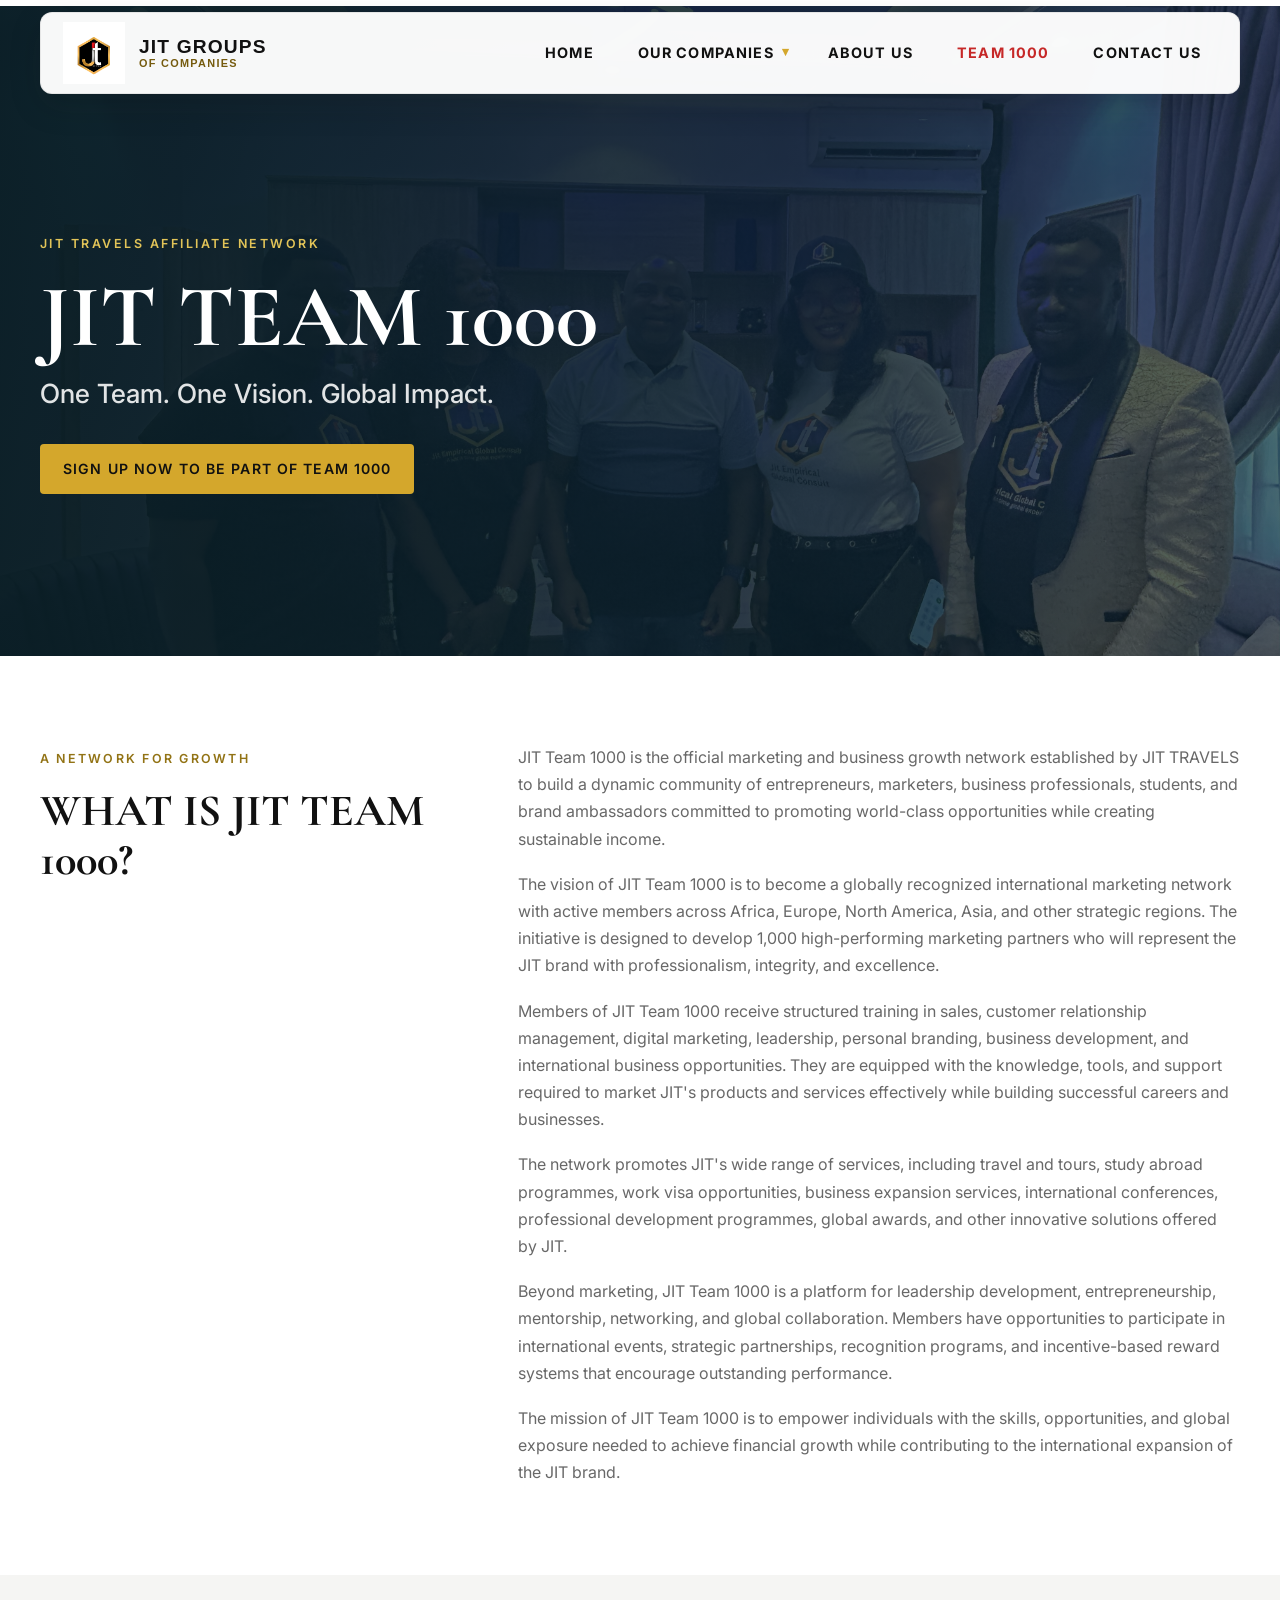
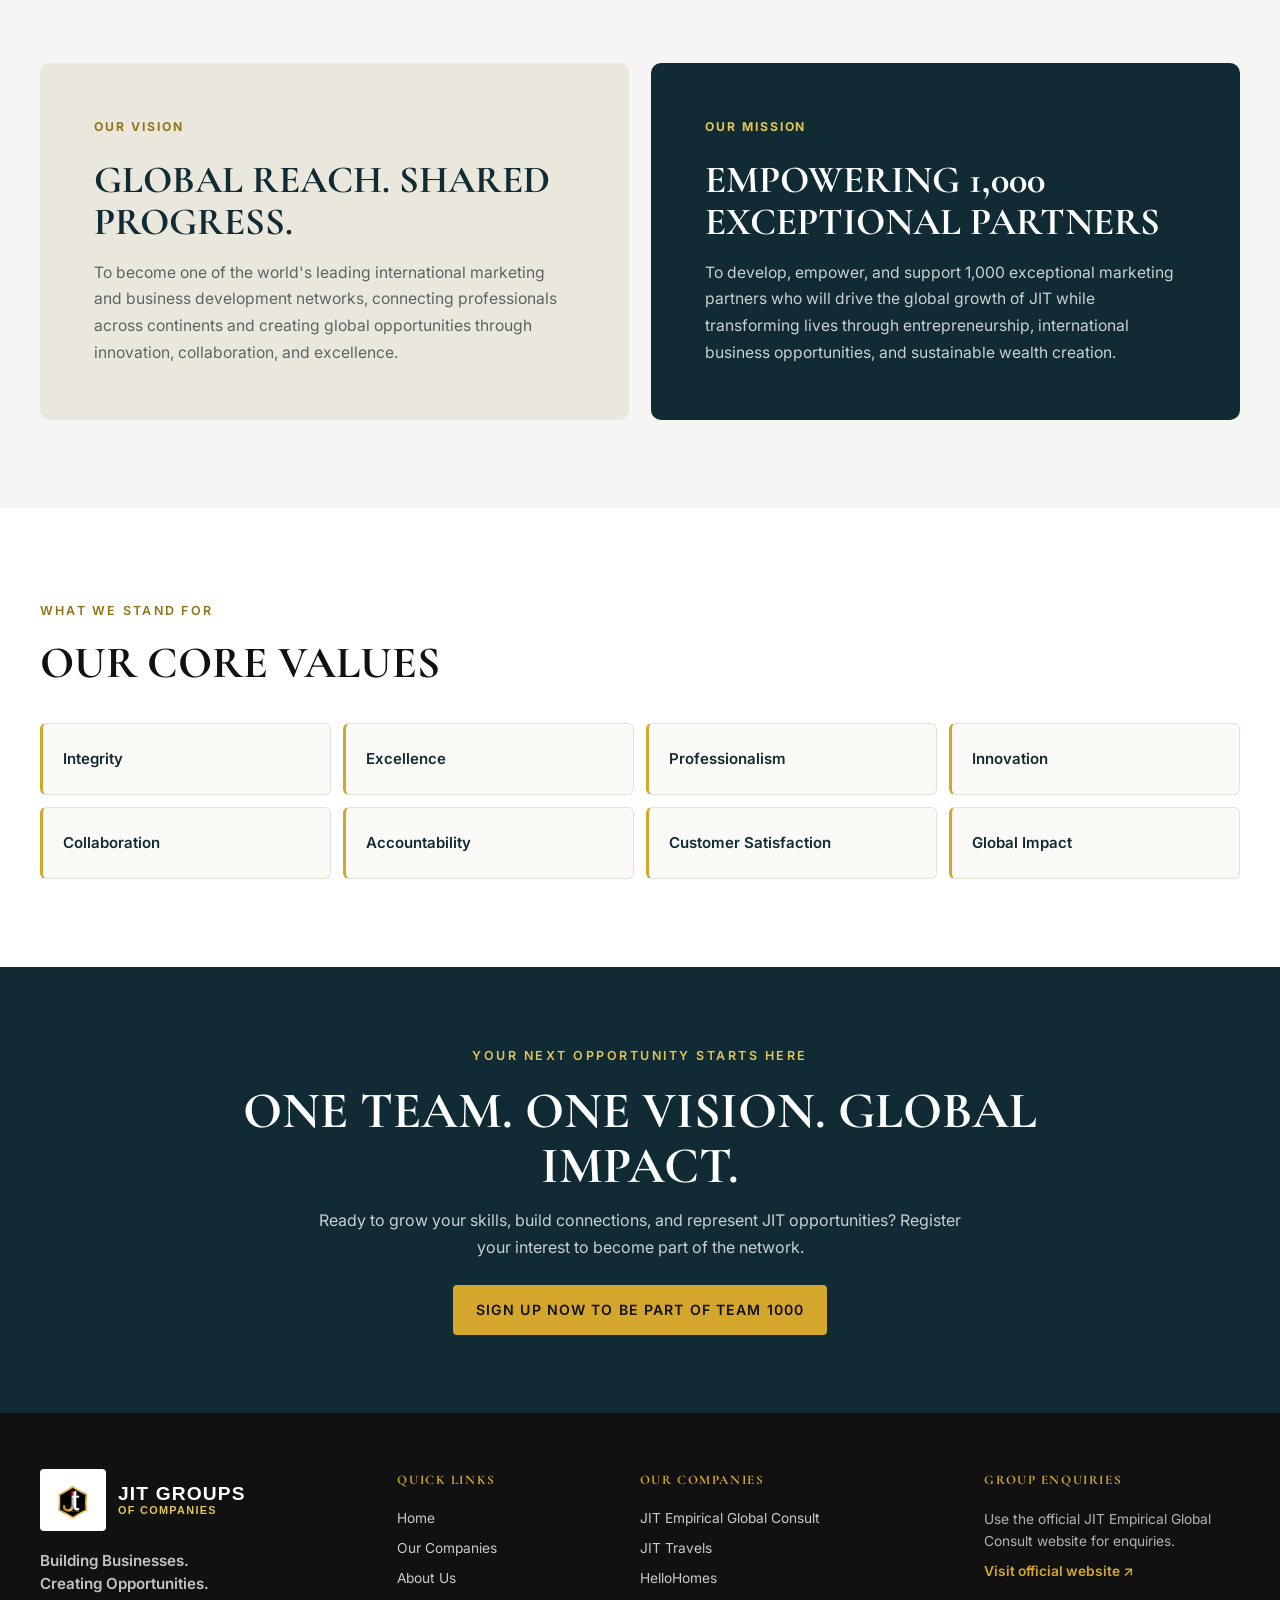
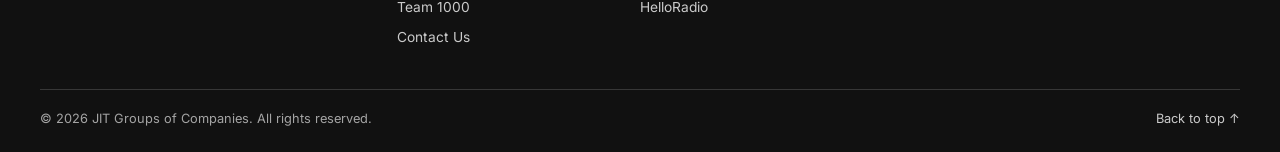
<file: Team-1000.html>
<!DOCTYPE html>
<html lang="en">
  <head>
    <meta charset="UTF-8" />
    <meta name="viewport" content="width=device-width, initial-scale=1.0" />
    <meta
      name="description"
      content="Join JIT Team 1000, the affiliate marketing and business growth network established by JIT Travels."
    />
    <meta name="theme-color" content="#102B33" />
    <title>JIT Team 1000 | JIT Groups of Companies</title>
    <link rel="preconnect" href="https://fonts.googleapis.com" />
    <link rel="preconnect" href="https://fonts.gstatic.com" crossorigin />
    <link
      href="https://fonts.googleapis.com/css2?family=Cormorant+Garamond:wght@600;700&family=Inter:wght@400;500;600&display=swap"
      rel="stylesheet"
    />
    <link rel="stylesheet" href="style.css" />
  </head>
  <body id="top" class="team1000-page">
    <header class="site-header">
      <div class="container">
        <div class="header-inner">
          <a class="brand" href="index.html#top" aria-label="JIT Groups of Companies home">
            <img class="brand-logo" src="image/Company%27s%20logo.png" alt="JIT Groups of Companies logo" />
            <span class="brand-wordmark" aria-label="JIT Groups of Companies">
              <strong>JIT GROUPS</strong>
              <span>OF COMPANIES</span>
            </span>
          </a>
          <nav class="main-nav" aria-label="Main navigation">
            <ul class="nav-list">
              <li class="nav-item"><a class="nav-link" href="index.html#top">Home</a></li>
              <li class="nav-item dropdown">
                <a class="nav-link dropdown-page-link" href="Our%20Companies.html#companies">Our Companies</a>
                <button class="dropdown-toggle" type="button" aria-label="Toggle Our Companies menu" title="Toggle Our Companies menu" aria-expanded="false" aria-controls="companies-menu"></button>
                <div class="dropdown-menu" id="companies-menu" role="menu" aria-label="Our Companies submenu">
                  <a class="dropdown-item" href="Our%20Companies.html#company-consulting" role="menuitem"><strong>JIT Empirical Global Consult</strong></a>
                  <a class="dropdown-item" href="Our%20Companies.html#company-travel" role="menuitem"><strong>JIT Travels</strong></a>
                  <a class="dropdown-item" href="Our%20Companies.html#company-real-estate" role="menuitem"><strong>HelloHomes</strong></a>
                  <a class="dropdown-item" href="Our%20Companies.html#company-radio" role="menuitem"><strong>HelloRadio</strong></a>
                </div>
              </li>
              <li class="nav-item"><a class="nav-link" href="about.html">About Us</a></li>
              <li class="nav-item is-active"><a class="nav-link" href="Team-1000.html" aria-current="page">Team 1000</a></li>
              <li class="nav-item"><a class="nav-link" href="Contact.html">Contact Us</a></li>
            </ul>
          </nav>
          <button class="menu-toggle" type="button" aria-label="Toggle navigation" aria-expanded="false">
            <span></span>
          </button>
        </div>
      </div>
    </header>

    <main>
      <section class="team1000-hero" aria-labelledby="team1000-title">
        <img class="team1000-hero-image" src="image/1%20(10).JPG" alt="" fetchpriority="high" />
        <div class="team1000-hero-overlay" aria-hidden="true"></div>
        <div class="container team1000-hero-content">
          <span class="about-eyebrow">JIT TRAVELS AFFILIATE NETWORK</span>
          <h1 id="team1000-title">JIT Team 1000</h1>
          <p>One Team. One Vision. Global Impact.</p>
          <button class="btn btn-primary" type="button" data-open-team1000-form>Sign Up Now to Be Part of Team 1000</button>
        </div>
      </section>

      <section class="team1000-intro section-padding" aria-labelledby="team1000-about-title">
        <div class="container team1000-intro-grid">
          <div>
            <span class="section-label">A Network for Growth</span>
            <h2 id="team1000-about-title">What Is JIT Team 1000?</h2>
          </div>
          <div class="team1000-copy">
            <p>JIT Team 1000 is the official marketing and business growth network established by JIT TRAVELS to build a dynamic community of entrepreneurs, marketers, business professionals, students, and brand ambassadors committed to promoting world-class opportunities while creating sustainable income.</p>
            <p>The vision of JIT Team 1000 is to become a globally recognized international marketing network with active members across Africa, Europe, North America, Asia, and other strategic regions. The initiative is designed to develop 1,000 high-performing marketing partners who will represent the JIT brand with professionalism, integrity, and excellence.</p>
            <p>Members of JIT Team 1000 receive structured training in sales, customer relationship management, digital marketing, leadership, personal branding, business development, and international business opportunities. They are equipped with the knowledge, tools, and support required to market JIT's products and services effectively while building successful careers and businesses.</p>
            <p>The network promotes JIT's wide range of services, including travel and tours, study abroad programmes, work visa opportunities, business expansion services, international conferences, professional development programmes, global awards, and other innovative solutions offered by JIT.</p>
            <p>Beyond marketing, JIT Team 1000 is a platform for leadership development, entrepreneurship, mentorship, networking, and global collaboration. Members have opportunities to participate in international events, strategic partnerships, recognition programs, and incentive-based reward systems that encourage outstanding performance.</p>
            <p>The mission of JIT Team 1000 is to empower individuals with the skills, opportunities, and global exposure needed to achieve financial growth while contributing to the international expansion of the JIT brand.</p>
          </div>
        </div>
      </section>

      <section class="team1000-purpose section-padding" aria-label="Team 1000 vision and mission">
        <div class="container team1000-purpose-grid">
          <article class="team1000-purpose-card team1000-vision">
            <span class="team1000-card-label">Our Vision</span>
            <h2>Global Reach. Shared Progress.</h2>
            <p>To become one of the world's leading international marketing and business development networks, connecting professionals across continents and creating global opportunities through innovation, collaboration, and excellence.</p>
          </article>
          <article class="team1000-purpose-card team1000-mission">
            <span class="team1000-card-label">Our Mission</span>
            <h2>Empowering 1,000 Exceptional Partners</h2>
            <p>To develop, empower, and support 1,000 exceptional marketing partners who will drive the global growth of JIT while transforming lives through entrepreneurship, international business opportunities, and sustainable wealth creation.</p>
          </article>
        </div>
      </section>

      <section class="team1000-values section-padding" aria-labelledby="team1000-values-title">
        <div class="container">
          <header class="team1000-section-heading">
            <span class="section-label">What We Stand For</span>
            <h2 id="team1000-values-title">Our Core Values</h2>
          </header>
          <ul class="team1000-value-list">
            <li>Integrity</li>
            <li>Excellence</li>
            <li>Professionalism</li>
            <li>Innovation</li>
            <li>Collaboration</li>
            <li>Accountability</li>
            <li>Customer Satisfaction</li>
            <li>Global Impact</li>
          </ul>
        </div>
      </section>

      <section class="team1000-cta" aria-labelledby="team1000-cta-title">
        <div class="container team1000-cta-content">
          <span class="about-eyebrow">YOUR NEXT OPPORTUNITY STARTS HERE</span>
          <h2 id="team1000-cta-title">One Team. One Vision. Global Impact.</h2>
          <p>Ready to grow your skills, build connections, and represent JIT opportunities? Register your interest to become part of the network.</p>
          <button class="btn btn-primary" type="button" data-open-team1000-form>Sign Up Now to Be Part of Team 1000</button>
        </div>
      </section>
    </main>

    <dialog class="team1000-form-dialog" aria-labelledby="team1000-form-title">
      <div class="team1000-form-header">
        <div>
          <span class="section-label">Affiliate Marketer Registration</span>
          <h2 id="team1000-form-title">Register Your Interest</h2>
        </div>
        <button class="team1000-form-close" type="button" aria-label="Close registration form">×</button>
      </div>
      <iframe
        class="team1000-form-frame"
        title="JIT Team 1000 affiliate marketer interest registration form"
        data-src="https://docs.google.com/forms/d/e/1FAIpQLSctvfWBvQaXQOyQSHcU9FEdnQ0dAvQu9K5Qv8EDhxxCmHM1-A/viewform?embedded=true"
        width="700"
        height="520"
        frameborder="0"
        marginheight="0"
        marginwidth="0"
        loading="lazy"
      >Loading…</iframe>
    </dialog>

    <footer class="site-footer">
      <div class="container footer-main">
        <div class="footer-brand">
          <a class="brand footer-logo" href="index.html#top" aria-label="JIT Groups of Companies home">
            <img class="brand-logo" src="image/Company%27s%20logo.png" alt="" />
            <span class="brand-wordmark" aria-hidden="true"><strong>JIT GROUPS</strong><span>OF COMPANIES</span></span>
          </a>
          <p>Building Businesses.<br />Creating Opportunities.</p>
        </div>
        <div class="footer-column">
          <h2>Quick Links</h2>
          <a href="index.html#top">Home</a>
          <a href="Our%20Companies.html#companies">Our Companies</a>
          <a href="about.html">About Us</a>
          <a href="Team%201000.html" aria-current="page">Team 1000</a>
          <a href="Contact.html">Contact Us</a>
        </div>
        <div class="footer-column">
          <h2>Our Companies</h2>
          <a href="https://jitglobalconsult.com/" target="_blank" rel="noopener noreferrer">JIT Empirical Global Consult</a>
          <a href="https://jitglobalconsult.com/immigration-consultation/" target="_blank" rel="noopener noreferrer">JIT Travels</a>
          <a href="https://www.hellohomes.com/" target="_blank" rel="noopener noreferrer">HelloHomes</a>
          <a href="https://www.helloradiotv.com/" target="_blank" rel="noopener noreferrer">HelloRadio</a>
        </div>
        <div class="footer-column footer-contact">
          <h2>Group Enquiries</h2>
          <p>Use the official JIT Empirical Global Consult website for enquiries.</p>
          <a href="https://jitglobalconsult.com/" target="_blank" rel="noopener noreferrer">Visit official website <span aria-hidden="true">↗</span></a>
        </div>
      </div>
      <div class="container footer-bottom">
        <p>© <span id="current-year"></span> JIT Groups of Companies. All rights reserved.</p>
        <a href="#top">Back to top ↑</a>
      </div>
    </footer>
    <script src="script.js"></script>
  </body>
</html>
</file>
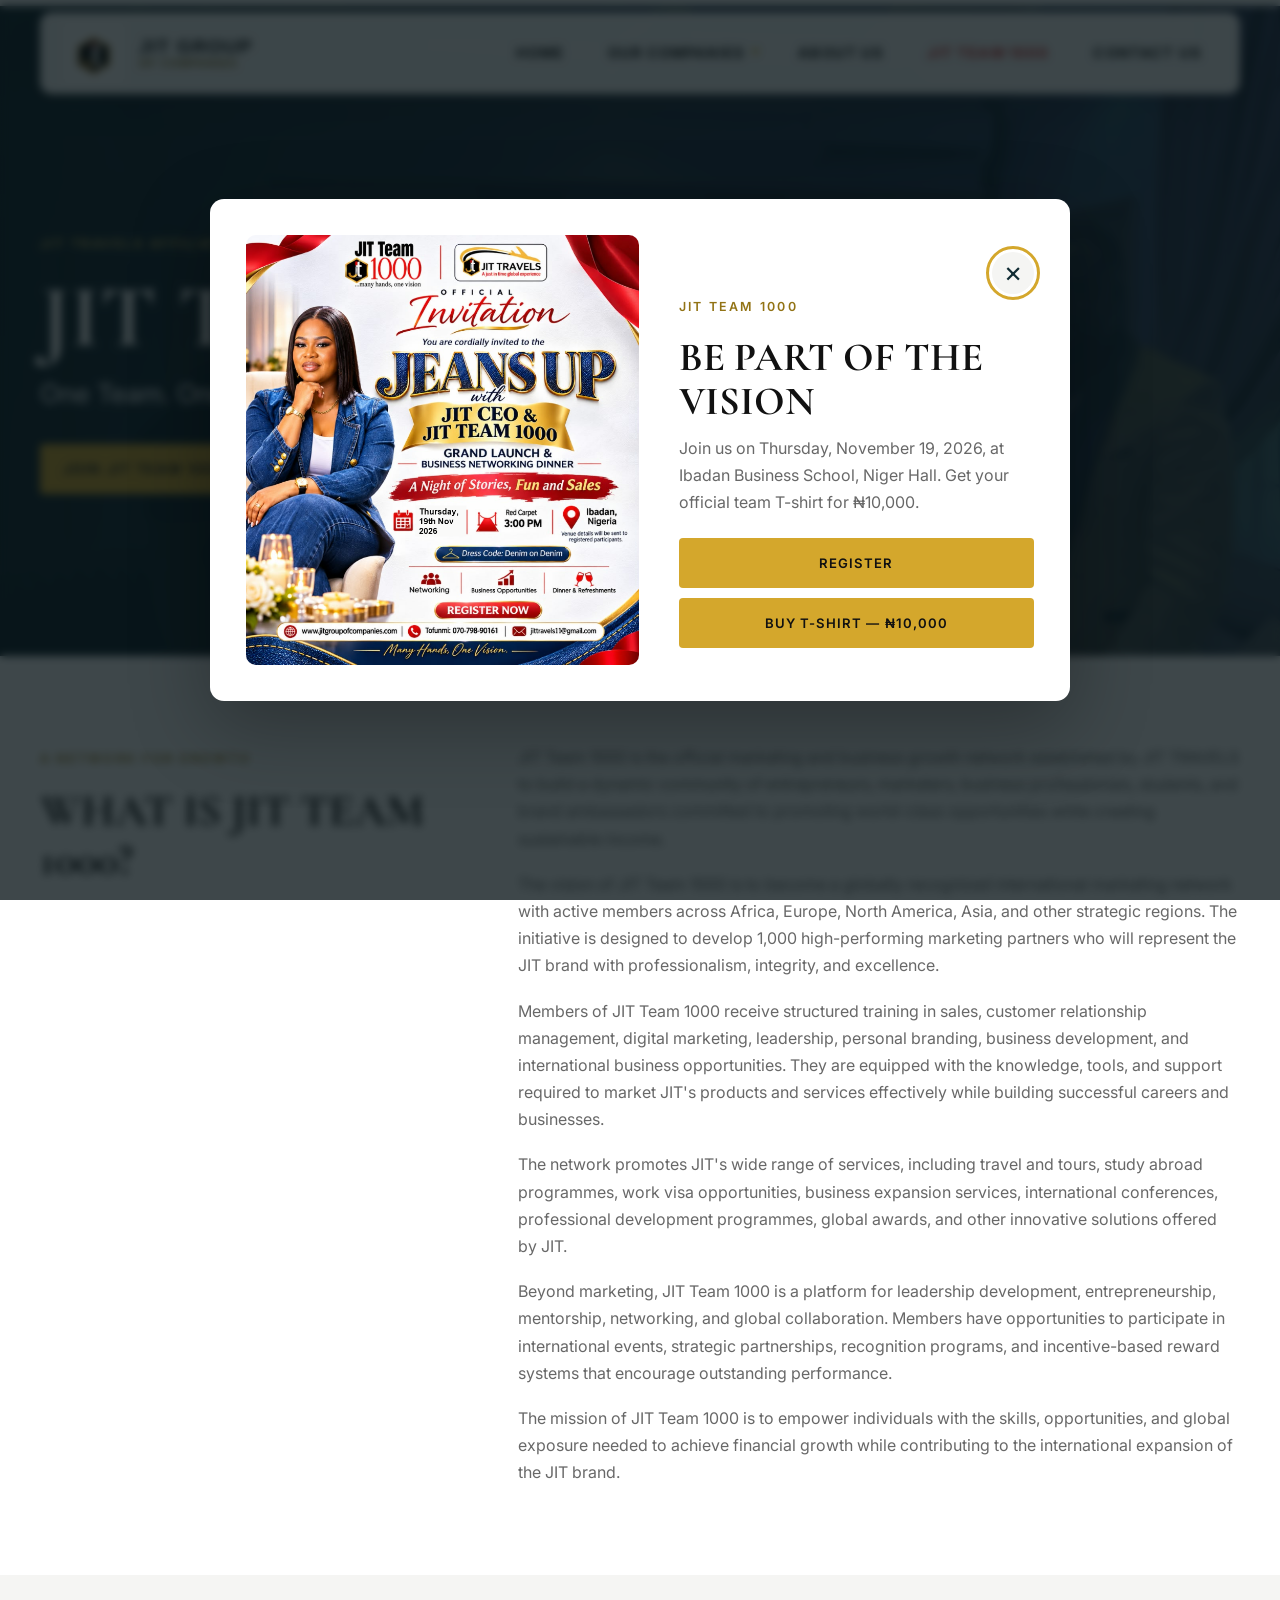
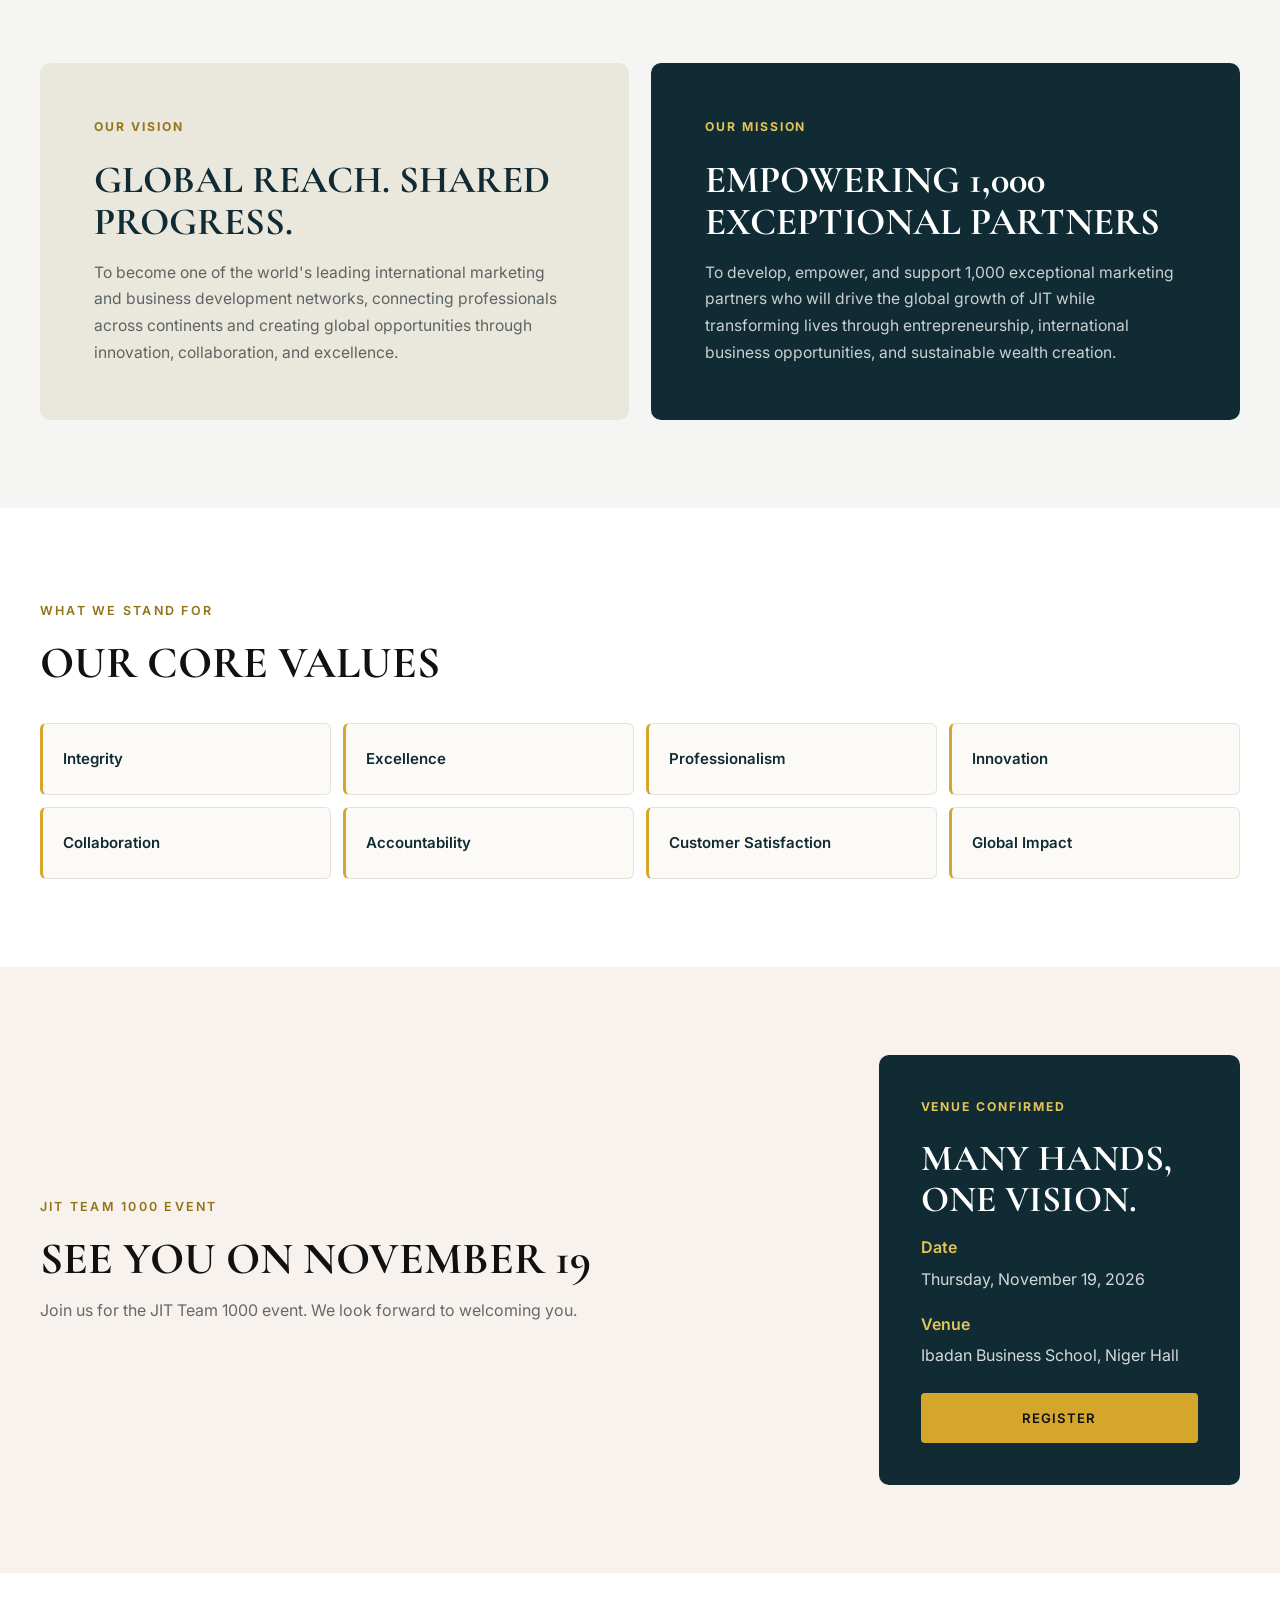
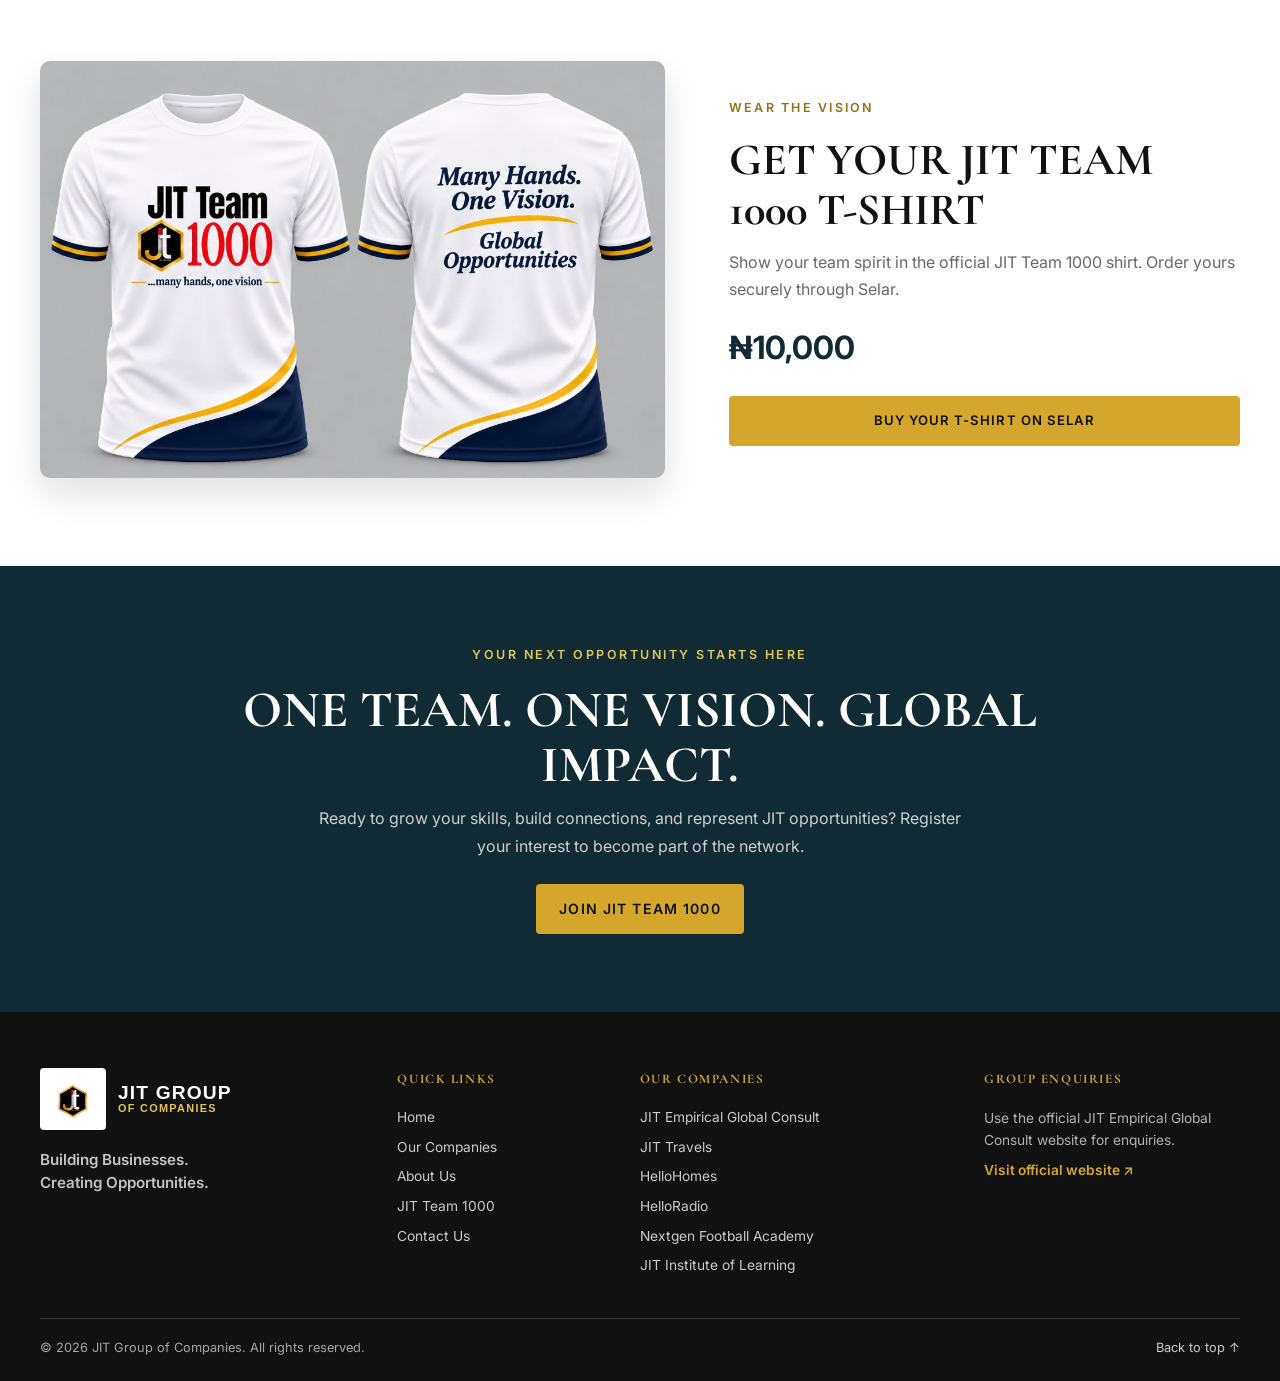
<file: team-1000.html>
<!DOCTYPE html>
<html lang="en">
  <head>
    <meta charset="UTF-8" />
    <meta name="viewport" content="width=device-width, initial-scale=1.0" />
    <meta
      name="description"
      content="Join JIT Team 1000 for the event at Ibadan Business School on November 19, 2026, and order the official team T-shirt for ₦10,000."
    />
    <link rel="canonical" href="https://www.jitgroupofcompanies.com/team-1000.html" />
    <meta name="theme-color" content="#102B33" />
    <title>JIT Team 1000 | JIT Group of Companies</title>
    <link rel="icon" type="image/png" href="image/Company%27s%20logo.png" />
    <link rel="preconnect" href="https://fonts.googleapis.com" />
    <link rel="preconnect" href="https://fonts.gstatic.com" crossorigin />
    <link
      href="https://fonts.googleapis.com/css2?family=Cormorant+Garamond:wght@600;700&family=Inter:wght@400;500;600&display=swap"
      rel="stylesheet"
    />
    <link rel="stylesheet" href="style.css" />
  </head>
  <body id="top" class="team1000-page">
    <header class="site-header">
      <div class="container">
        <div class="header-inner">
          <a class="brand" href="index.html#top" aria-label="JIT Group of Companies home">
            <img class="brand-logo" src="image/Company%27s%20logo.png" alt="JIT Group of Companies logo" />
            <span class="brand-wordmark" aria-label="JIT Group of Companies">
              <strong>JIT GROUP</strong>
              <span>OF COMPANIES</span>
            </span>
          </a>
          <nav class="main-nav" aria-label="Main navigation">
            <ul class="nav-list">
              <li class="nav-item"><a class="nav-link" href="index.html#top">Home</a></li>
              <li class="nav-item dropdown">
                <a class="nav-link dropdown-page-link" href="Our%20Companies.html#companies">Our Companies</a>
                <button class="dropdown-toggle" type="button" aria-label="Toggle Our Companies menu" title="Toggle Our Companies menu" aria-expanded="false" aria-controls="companies-menu"></button>
                <div class="dropdown-menu" id="companies-menu" role="menu" aria-label="Our Companies submenu">
                  <a class="dropdown-item" href="Our%20Companies.html#company-consulting" role="menuitem"><strong>JIT Empirical Global Consult</strong></a>
                  <a class="dropdown-item" href="Our%20Companies.html#company-travel" role="menuitem"><strong>JIT Travels</strong></a>
                  <a class="dropdown-item" href="Our%20Companies.html#company-real-estate" role="menuitem"><strong>HelloHomes</strong></a>
                  <a class="dropdown-item" href="Our%20Companies.html#company-radio" role="menuitem"><strong>HelloRadio</strong></a>
                  <a class="dropdown-item" href="Our%20Companies.html#company-nextgen-football-academy" role="menuitem"><strong>Nextgen Football Academy</strong></a>
                  <a class="dropdown-item" href="Our%20Companies.html#company-jit-institute-of-learning" role="menuitem"><strong>JIT Institute of Learning</strong></a>
                </div>
              </li>
              <li class="nav-item"><a class="nav-link" href="about.html">About Us</a></li>
              <li class="nav-item is-active"><a class="nav-link" href="team-1000.html" aria-current="page">JIT Team 1000</a></li>
              <li class="nav-item"><a class="nav-link" href="Contact.html">Contact Us</a></li>
            </ul>
          </nav>
          <button class="menu-toggle" type="button" aria-label="Toggle navigation" aria-expanded="false">
            <span></span>
          </button>
        </div>
      </div>
    </header>

    <main>
      <section class="team1000-hero" aria-labelledby="team1000-title">
        <img class="team1000-hero-image" src="image/1%20(10).JPG" alt="" fetchpriority="high" />
        <div class="team1000-hero-overlay" aria-hidden="true"></div>
        <div class="container team1000-hero-content">
          <span class="about-eyebrow">JIT TRAVELS AFFILIATE NETWORK</span>
          <h1 id="team1000-title">JIT Team 1000</h1>
          <p>One Team. One Vision. Global Impact.</p>
          <button class="btn btn-primary" type="button" data-open-team1000-form>Join JIT Team 1000</button>
        </div>
      </section>

      <section class="team1000-intro section-padding" aria-labelledby="team1000-about-title">
        <div class="container team1000-intro-grid">
          <div>
            <span class="section-label">A Network for Growth</span>
            <h2 id="team1000-about-title">What Is JIT Team 1000?</h2>
          </div>
          <div class="team1000-copy">
            <p>JIT Team 1000 is the official marketing and business growth network established by JIT TRAVELS to build a dynamic community of entrepreneurs, marketers, business professionals, students, and brand ambassadors committed to promoting world-class opportunities while creating sustainable income.</p>
            <p>The vision of JIT Team 1000 is to become a globally recognized international marketing network with active members across Africa, Europe, North America, Asia, and other strategic regions. The initiative is designed to develop 1,000 high-performing marketing partners who will represent the JIT brand with professionalism, integrity, and excellence.</p>
            <p>Members of JIT Team 1000 receive structured training in sales, customer relationship management, digital marketing, leadership, personal branding, business development, and international business opportunities. They are equipped with the knowledge, tools, and support required to market JIT's products and services effectively while building successful careers and businesses.</p>
            <p>The network promotes JIT's wide range of services, including travel and tours, study abroad programmes, work visa opportunities, business expansion services, international conferences, professional development programmes, global awards, and other innovative solutions offered by JIT.</p>
            <p>Beyond marketing, JIT Team 1000 is a platform for leadership development, entrepreneurship, mentorship, networking, and global collaboration. Members have opportunities to participate in international events, strategic partnerships, recognition programs, and incentive-based reward systems that encourage outstanding performance.</p>
            <p>The mission of JIT Team 1000 is to empower individuals with the skills, opportunities, and global exposure needed to achieve financial growth while contributing to the international expansion of the JIT brand.</p>
          </div>
        </div>
      </section>

      <section class="team1000-purpose section-padding" aria-label="JIT Team 1000 vision and mission">
        <div class="container team1000-purpose-grid">
          <article class="team1000-purpose-card team1000-vision">
            <span class="team1000-card-label">Our Vision</span>
            <h2>Global Reach. Shared Progress.</h2>
            <p>To become one of the world's leading international marketing and business development networks, connecting professionals across continents and creating global opportunities through innovation, collaboration, and excellence.</p>
          </article>
          <article class="team1000-purpose-card team1000-mission">
            <span class="team1000-card-label">Our Mission</span>
            <h2>Empowering 1,000 Exceptional Partners</h2>
            <p>To develop, empower, and support 1,000 exceptional marketing partners who will drive the global growth of JIT while transforming lives through entrepreneurship, international business opportunities, and sustainable wealth creation.</p>
          </article>
        </div>
      </section>

      <section class="team1000-values section-padding" aria-labelledby="team1000-values-title">
        <div class="container">
          <header class="team1000-section-heading">
            <span class="section-label">What We Stand For</span>
            <h2 id="team1000-values-title">Our Core Values</h2>
          </header>
          <ul class="team1000-value-list">
            <li>Integrity</li>
            <li>Excellence</li>
            <li>Professionalism</li>
            <li>Innovation</li>
            <li>Collaboration</li>
            <li>Accountability</li>
            <li>Customer Satisfaction</li>
            <li>Global Impact</li>
          </ul>
        </div>
      </section>

      <section class="team1000-event section-padding" aria-labelledby="team1000-event-title">
        <div class="container">
          <div class="team1000-event-layout">
            <div class="team1000-event-intro">
              <header class="team1000-section-heading">
                <span class="section-label">JIT Team 1000 Event</span>
                <h2 id="team1000-event-title">See You on November 19</h2>
                <p>Join us for the JIT Team 1000 event. We look forward to welcoming you.</p>
              </header>
            </div>
            <aside class="team1000-event-details" aria-label="JIT Team 1000 event details">
              <span class="team1000-card-label">Venue confirmed</span>
              <h3>Many hands, one vision.</h3>
              <dl class="team1000-event-facts">
                <div>
                  <dt>Date</dt>
                  <dd><time datetime="2026-11-19">Thursday, November 19, 2026</time></dd>
                </div>
                <div>
                  <dt>Venue</dt>
                  <dd>Ibadan Business School, Niger Hall</dd>
                </div>
              </dl>
              <button class="btn btn-primary" type="button" data-open-team1000-form>Register</button>
            </aside>
          </div>
        </div>
      </section>

      <section class="team1000-shirt section-padding" id="team1000-shirt" aria-labelledby="team1000-shirt-title">
        <div class="container team1000-shirt-layout">
          <img class="team1000-shirt-image" src="image/team1000-tshirt.png" alt="Front and back of the white JIT Team 1000 T-shirt with navy and gold details." loading="lazy" />
          <div class="team1000-shirt-content">
            <span class="section-label">Wear the vision</span>
            <h2 id="team1000-shirt-title">Get Your JIT Team 1000 T-Shirt</h2>
            <p>Show your team spirit in the official JIT Team 1000 shirt. Order yours securely through Selar.</p>
            <p class="team1000-shirt-price">₦10,000</p>
            <a class="btn btn-primary" href="https://selar.com/3467u39987" target="_blank" rel="noopener noreferrer">Buy Your T-Shirt on Selar</a>
          </div>
        </div>
      </section>

      <section class="team1000-cta" aria-labelledby="team1000-cta-title">
        <div class="container team1000-cta-content">
          <span class="about-eyebrow">YOUR NEXT OPPORTUNITY STARTS HERE</span>
          <h2 id="team1000-cta-title">One Team. One Vision. Global Impact.</h2>
          <p>Ready to grow your skills, build connections, and represent JIT opportunities? Register your interest to become part of the network.</p>
          <button class="btn btn-primary" type="button" data-open-team1000-form>Join JIT Team 1000</button>
        </div>
      </section>
    </main>

    <dialog class="team1000-promo-dialog" aria-labelledby="team1000-promo-title" aria-describedby="team1000-promo-description">
      <div class="team1000-promo-layout">
        <img class="team1000-promo-image" src="image/team1000-invitation-2026.png" alt="Official JIT Team 1000 Jeans Up invitation for Thursday, November 19, 2026, in Ibadan, Nigeria." />
        <div class="team1000-promo-content">
          <button class="team1000-form-close" type="button" data-close-team1000-promo aria-label="Close announcement">×</button>
          <span class="section-label">JIT TEAM 1000</span>
          <h2 id="team1000-promo-title">Be Part of the Vision</h2>
          <p id="team1000-promo-description">Join us on Thursday, November 19, 2026, at Ibadan Business School, Niger Hall. Get your official team T-shirt for ₦10,000.</p>
          <div class="team1000-promo-actions">
            <button class="btn btn-primary" type="button" data-open-team1000-form>Register</button>
            <a class="btn btn-primary" href="https://selar.com/3467u39987" target="_blank" rel="noopener noreferrer">Buy T-Shirt — ₦10,000</a>
          </div>
        </div>
      </div>
    </dialog>

    <dialog class="team1000-form-dialog team1000-role-dialog" aria-labelledby="team1000-role-title">
      <div class="team1000-form-header">
        <div>
          <span class="section-label">JIT TEAM 1000</span>
          <h2 id="team1000-role-title">Choose How to Join</h2>
        </div>
        <button class="team1000-form-close" type="button" aria-label="Close role selection">×</button>
      </div>
      <p class="team1000-role-intro">Select the role that best describes how you would like to be part of JIT.</p>
      <div class="team1000-role-options">
        <button class="team1000-role-option" type="button" data-team1000-role="Marketer" data-form-url="https://docs.google.com/forms/d/e/1FAIpQLScTrHLIDb--sDO1oA1u-FqoJPTv19D5kekPwz2w3a9fyHo69A/viewform">
          <strong>Become a Marketer</strong>
          <span>Promote JIT services and opportunities.</span>
        </button>
        <button class="team1000-role-option" type="button" data-team1000-role="Partner" data-form-url="https://docs.google.com/forms/d/e/1FAIpQLSc02eTxYQaP_1tJ4MuzOwVd-ZyM0jEutlIRcaaw0TdO_QAbag/viewform">
          <strong>Become a Partner</strong>
          <span>Explore partnership opportunities with JIT.</span>
        </button>
        <button class="team1000-role-option" type="button" data-team1000-role="Stakeholder" data-form-url="https://docs.google.com/forms/d/e/1FAIpQLScjn3oyLpHh7XlHKS0Crw5Bv3U0jOyF3bKij2j-AuOEi-XM4A/viewform">
          <strong>Become a Stakeholder</strong>
          <span>Register your interest as a JIT stakeholder.</span>
        </button>
      </div>
    </dialog>

    <dialog class="team1000-form-dialog" aria-labelledby="team1000-form-title">
      <div class="team1000-form-header">
        <div>
          <span class="section-label">JIT Team 1000 Registration</span>
          <h2 id="team1000-form-title">Registration</h2>
        </div>
        <button class="team1000-form-close" type="button" aria-label="Close registration form">×</button>
      </div>
      <iframe
        class="team1000-form-frame"
        title="JIT Team 1000 registration form"
        width="700"
        height="520"
        frameborder="0"
        marginheight="0"
        marginwidth="0"
        loading="lazy"
      >Loading…</iframe>
      <a class="team1000-form-link" href="#" target="_blank" rel="noopener noreferrer">Open the registration form in a new tab</a>
    </dialog>

    <footer class="site-footer">
      <div class="container footer-main">
        <div class="footer-brand">
          <a class="brand footer-logo" href="index.html#top" aria-label="JIT Group of Companies home">
            <img class="brand-logo" src="image/Company%27s%20logo.png" alt="" />
            <span class="brand-wordmark" aria-hidden="true"><strong>JIT GROUP</strong><span>OF COMPANIES</span></span>
          </a>
          <p>Building Businesses.<br />Creating Opportunities.</p>
        </div>
        <div class="footer-column">
          <h2>Quick Links</h2>
          <a href="index.html#top">Home</a>
          <a href="Our%20Companies.html#companies">Our Companies</a>
          <a href="about.html">About Us</a>
          <a href="team-1000.html" aria-current="page">JIT Team 1000</a>
          <a href="Contact.html">Contact Us</a>
        </div>
        <div class="footer-column">
          <h2>Our Companies</h2>
          <a href="https://jitglobalconsult.com/" target="_blank" rel="noopener noreferrer">JIT Empirical Global Consult</a>
          <a href="https://jitglobalconsult.com/immigration-consultation/" target="_blank" rel="noopener noreferrer">JIT Travels</a>
          <a href="https://www.hellohomes.com/" target="_blank" rel="noopener noreferrer">HelloHomes</a>
          <a href="https://www.helloradiotv.com/" target="_blank" rel="noopener noreferrer">HelloRadio</a>
          <a href="https://nextgenfootballacademy.org/" target="_blank" rel="noopener noreferrer">Nextgen Football Academy</a>
          <a href="https://www.jitlearninginstitute.com/" target="_blank" rel="noopener noreferrer">JIT Institute of Learning</a>
        </div>
        <div class="footer-column footer-contact">
          <h2>Group Enquiries</h2>
          <p>Use the official JIT Empirical Global Consult website for enquiries.</p>
          <a href="https://jitglobalconsult.com/" target="_blank" rel="noopener noreferrer">Visit official website <span aria-hidden="true">↗</span></a>
        </div>
      </div>
      <div class="container footer-bottom">
        <p>© <span id="current-year"></span> JIT Group of Companies. All rights reserved.</p>
        <a href="#top">Back to top ↑</a>
      </div>
    </footer>
    <script src="script.js"></script>
  </body>
</html>
</file>
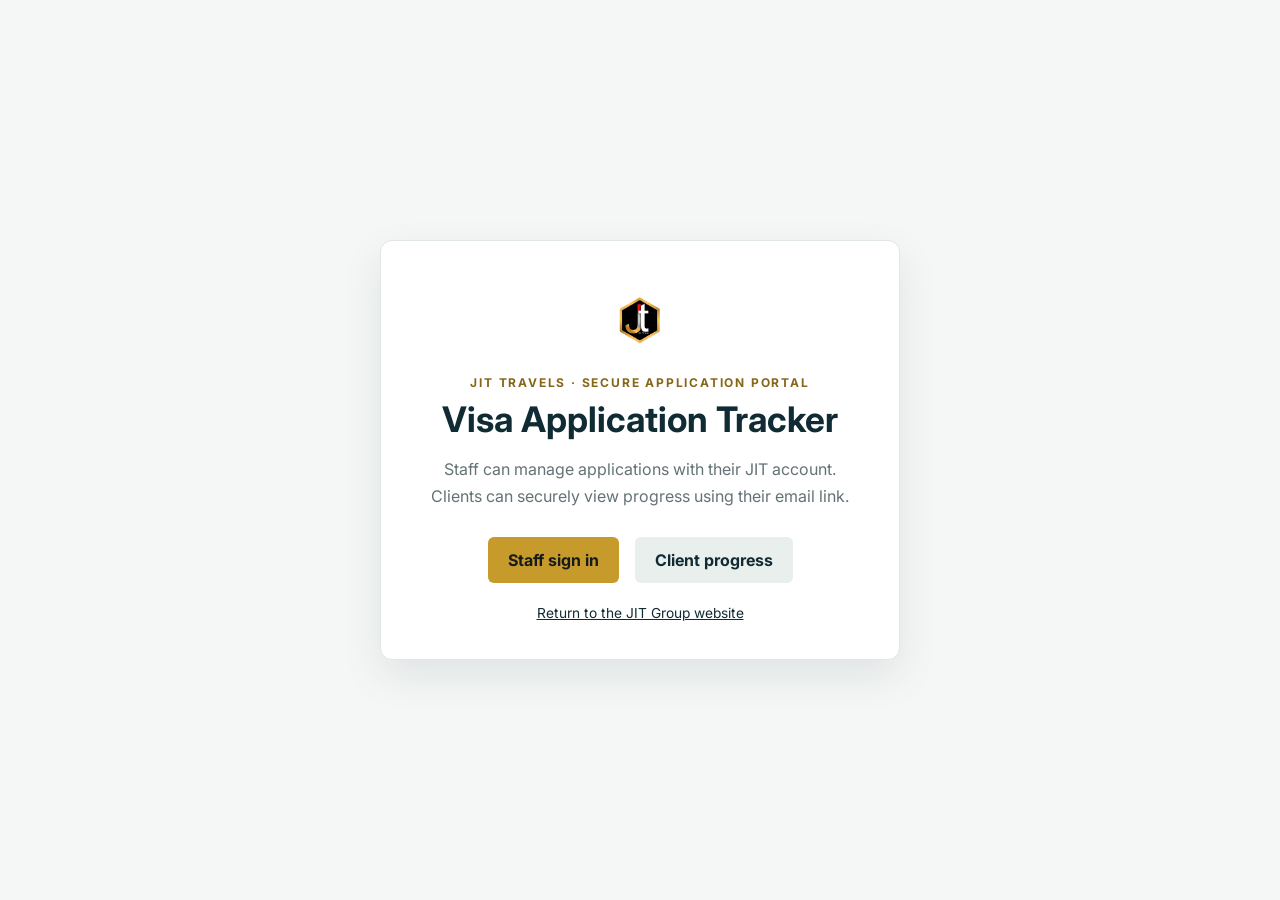
<file: visa-tracker.html>
<!DOCTYPE html>
<html lang="en">
  <head>
    <meta charset="UTF-8" />
    <meta name="viewport" content="width=device-width, initial-scale=1.0" />
    <meta name="robots" content="noindex, nofollow" />
    <meta name="theme-color" content="#102B33" />
    <title>Staff Visa Tracker | JIT Travels</title>
    <link rel="icon" type="image/png" href="image/Company%27s%20logo.png" />
    <link rel="preconnect" href="https://fonts.googleapis.com" />
    <link rel="preconnect" href="https://fonts.gstatic.com" crossorigin />
    <link href="https://fonts.googleapis.com/css2?family=Inter:wght@400;500;600;700&display=swap" rel="stylesheet" />
    <style>
      :root { color-scheme: light; font-family: Inter, Arial, sans-serif; color: #17272b; background: #f5f7f6; }
      * { box-sizing: border-box; }
      body { min-height: 100vh; display: grid; place-items: center; margin: 0; padding: 24px; }
      .card { width: min(520px, 100%); padding: 38px; border: 1px solid #e0e7e5; border-radius: 12px; background: #fff; box-shadow: 0 16px 40px #102b3318; text-align: center; }
      img { display: block; width: 76px; height: 76px; object-fit: contain; margin: 0 auto 20px; }
      .label { display: block; color: #866718; text-transform: uppercase; letter-spacing: .15em; font-size: .75rem; font-weight: 700; }
      h1 { margin: 8px 0 12px; color: #102b33; font-size: clamp(1.7rem, 5vw, 2.2rem); }
      p { color: #647276; line-height: 1.65; }
      .button { display: inline-block; margin: 12px 6px 0; padding: 13px 20px; border-radius: 6px; background: #c69a2b; color: #171b1b; font-weight: 700; text-decoration: none; }
      .button.secondary { background: #e8efed; color: #102b33; }
      .home { display: block; width: fit-content; margin: 22px auto 0; color: #102b33; font-size: .86rem; }
    </style>
  </head>
  <body>
    <main class="card">
      <img src="image/Company%27s%20logo.png" alt="JIT Group of Companies" />
      <span class="label">JIT Travels · Secure application portal</span>
      <h1>Visa Application Tracker</h1>
      <p>Staff can manage applications with their JIT account. Clients can securely view progress using their email link.</p>
      <a class="button" href="/visa-tracker/login/">Staff sign in</a>
      <a class="button secondary" href="/visa-tracker/portal/">Client progress</a>
      <a class="home" href="index.html">Return to the JIT Group website</a>
    </main>
  </body>
</html>
</file>
<file: style.css>
:root {
  --color-black: #111111;
  --color-gold: #D4A72C;
  --color-red: #C62828;
  --color-white: #FFFFFF;
  --color-light-grey: #F5F5F3;
  --color-dark-grey: #252525;
  --color-navy: #102B33;
  --color-teal: #1c5960;
  --color-muted: #686868;
  --font-heading: 'Cormorant Garamond', Georgia, serif;
  --font-body: 'Inter', Arial, sans-serif;
  --font-ui: 'Inter', Arial, sans-serif;
  --shadow-soft: 0 16px 36px rgba(17, 17, 17, 0.12);
  --header-height: 82px;
  --radius-md: 8px;
  --radius-lg: 8px;
  --container-width: 1200px;
}

* {
  box-sizing: border-box;
  margin: 0;
  padding: 0;
}

html {
  scroll-behavior: smooth;
}

body {
  font-family: var(--font-body);
  background: var(--color-white);
  color: var(--color-black);
  line-height: 1.7;
}

img {
  max-width: 100%;
  display: block;
}

a {
  color: inherit;
  text-decoration: none;
}

button,
input,
textarea,
select {
  font: inherit;
}

button {
  cursor: pointer;
}

.container {
  width: min(var(--container-width), calc(100% - 32px));
  margin: 0 auto;
}

.section-label {
  display: inline-block;
  font-size: 0.76rem;
  letter-spacing: 0.18em;
  text-transform: uppercase;
  font-weight: 700;
  color: #927315;
  margin-bottom: 18px;
}

.section-header {
  margin-bottom: 38px;
}

.section-header h2 {
  font-family: Arial, Helvetica, sans-serif;
  font-size: clamp(2rem, 3vw, 3.1rem);
  line-height: 1.1;
  letter-spacing: -0.05em;
  margin-bottom: 12px;
  color: var(--color-black);
}

.section-header p {
  max-width: 650px;
  color: var(--color-muted);
  font-size: 1.02rem;
}

.site-header {
  position: sticky;
  top: 0;
  z-index: 20;
  background: var(--color-white);
  border-bottom: 1px solid #e6e6e6;
  box-shadow: 0 2px 8px rgba(17, 17, 17, 0.04);
  transition: box-shadow 0.4s ease;
}

.site-header.scrolled {
  box-shadow: 0 8px 24px rgba(17, 17, 17, 0.12);
}

.header-inner {
  height: 76px;
  display: flex;
  align-items: center;
  justify-content: space-between;
  gap: 30px;
}

.brand {
  display: inline-flex;
  align-items: center;
  gap: 12px;
  min-width: 0;
}

.brand-logo {
  width: 62px;
  height: 58px;
  flex: 0 0 auto;
  object-fit: contain;
  mix-blend-mode: multiply;
}

.brand-wordmark {
  display: block;
  font-family: Arial, Helvetica, sans-serif;
  color: var(--color-black);
  letter-spacing: 0.04em;
  text-transform: uppercase;
  line-height: 1.1;
}

.brand-wordmark strong {
  display: block;
  font-size: 1.12rem;
  font-weight: 800;
  letter-spacing: 0.06em;
}

.brand-wordmark span {
  display: block;
  font-size: 0.68rem;
  font-weight: 700;
  letter-spacing: 0.12em;
  color: #755b0e;
}

.main-nav {
  display: flex;
  align-items: center;
  gap: 18px;
}

.nav-list {
  list-style: none;
  display: flex;
  align-items: center;
  gap: 8px;
}

.nav-item {
  position: relative;
}

.nav-link,
.dropdown-toggle {
  display: inline-flex;
  align-items: center;
  gap: 8px;
  background: transparent;
  border: none;
  color: var(--color-black);
  text-transform: uppercase;
  font-size: 0.76rem;
  letter-spacing: 0.08em;
  font-weight: 600;
  padding: 12px 18px;
  transition: color 0.25s ease, background 0.25s ease;
}

.nav-link:hover,
.nav-link:focus-visible,
.dropdown-toggle:hover,
.dropdown-toggle:focus-visible,
.nav-item.is-active .nav-link {
  color: var(--color-red);
  outline: none;
}

.dropdown-toggle::after {
  content: '\25BE';
  font-size: 0.8rem;
  color: var(--color-gold);
  transform: translateY(-1px);
}

.nav-item.dropdown {
  display: flex;
  align-items: center;
}

.nav-item.dropdown .dropdown-page-link {
  padding-right: 4px;
}

.nav-item.dropdown .dropdown-toggle {
  padding-left: 4px;
  padding-right: 12px;
}

.dropdown-menu {
  position: absolute;
  top: calc(100% + 8px);
  left: 0;
  min-width: 300px;
  background: rgba(255, 255, 255, 0.98);
  border: 1px solid #e5e5e5;
  border-radius: 6px;
  box-shadow: 0 8px 24px rgba(17, 17, 17, 0.1);
  padding: 8px 0;
  opacity: 0;
  visibility: hidden;
  transform: translateY(12px);
  transition: opacity 0.25s ease, transform 0.25s ease, visibility 0.25s ease;
}

.nav-item.dropdown:hover .dropdown-menu,
.nav-item.dropdown:focus-within .dropdown-menu,
.nav-item.dropdown.open .dropdown-menu {
  opacity: 1;
  visibility: visible;
  transform: translateY(0);
}

.dropdown-item {
  display: block;
  padding: 14px 20px;
  border-left: 3px solid transparent;
  transition: background 0.25s ease, border-color 0.25s ease, color 0.25s ease;
}

.dropdown-item:hover,
.dropdown-item:focus-visible {
  background: rgba(201, 162, 39, 0.08);
  border-left-color: var(--color-gold);
  outline: none;
}

.dropdown-item strong {
  display: block;
  font-family: Arial, Helvetica, sans-serif;
  font-size: 0.96rem;
  color: var(--color-black);
  margin-bottom: 4px;
}

.dropdown-item span {
  color: var(--color-muted);
  font-size: 0.82rem;
  line-height: 1.5;
}

.menu-toggle {
  display: none;
  background: transparent;
  border: 1px solid rgba(17, 17, 17, 0.16);
  border-radius: 4px;
  width: 48px;
  height: 48px;
  justify-content: center;
  align-items: center;
  position: relative;
}

.menu-toggle span,
.menu-toggle::before,
.menu-toggle::after {
  content: '';
  position: absolute;
  display: block;
  width: 22px;
  height: 2px;
  background: var(--color-black);
  border-radius: 999px;
  transition: transform 0.25s ease, opacity 0.25s ease;
}

.menu-toggle span {
  top: 50%;
  transform: translateY(-50%);
}

.menu-toggle::before { top: 15px; }
.menu-toggle::after { bottom: 15px; }

.menu-toggle[aria-expanded='true']::before {
  transform: rotate(45deg) translate(4px, 4px);
}

.menu-toggle[aria-expanded='true']::after {
  transform: rotate(-45deg) translate(4px, -4px);
}

.menu-toggle[aria-expanded='true'] span {
  opacity: 0;
}

.hero {
  position: relative;
  min-height: 590px;
  display: flex;
  align-items: center;
  overflow: hidden;
  background: var(--color-navy);
}

.hero::before {
  position: absolute;
  inset: 0;
  z-index: 1;
  content: '';
  background: linear-gradient(90deg, rgba(12, 34, 43, 0.88), rgba(12, 34, 43, 0.62) 58%, rgba(12, 34, 43, 0.38));
}

.hero-layout {
  position: relative;
  z-index: 2;
  display: flex;
  align-items: center;
  min-height: 590px;
  padding-top: 64px;
  padding-bottom: 64px;
}

.hero-content {
  max-width: 700px;
  color: var(--color-white);
}

.eyebrow {
  display: inline-block;
  font-size: 0.76rem;
  letter-spacing: 0.18em;
  font-weight: 700;
  text-transform: uppercase;
  color: #e2c458;
  margin-bottom: 16px;
}

.hero h1 {
  font-size: clamp(2.6rem, 4vw, 4.15rem);
  line-height: 1.08;
  letter-spacing: -0.045em;
  margin-bottom: 18px;
  max-width: 620px;
  color: var(--color-white);
}

.hero p {
  max-width: 560px;
  color: rgba(255, 255, 255, 0.86);
  font-size: 1.05rem;
  margin-bottom: 26px;
}

.hero-image {
  position: absolute;
  inset: 0;
  z-index: 0;
  height: 100%;
  overflow: hidden;
  background: var(--color-black);
}

.hero-image img {
  width: 100%;
  height: 100%;
  object-fit: cover;
  object-position: center 38%;
  opacity: 0.54;
}

.hero-actions {
  display: flex;
  flex-wrap: wrap;
  gap: 16px;
}

.btn {
  display: inline-flex;
  align-items: center;
  justify-content: center;
  min-height: 48px;
  padding: 0 22px;
  border-radius: 4px;
  text-transform: uppercase;
  font-size: 0.76rem;
  letter-spacing: 0.08em;
  font-weight: 700;
  border: 1px solid transparent;
  transition: background 0.2s ease, border-color 0.2s ease, color 0.2s ease;
}

.btn:hover,
.btn:focus-visible {
  outline: none;
}

.btn-primary {
  background: var(--color-gold);
  color: var(--color-black);
}

.btn-primary:hover,
.btn-primary:focus-visible {
  background: var(--color-red);
  color: var(--color-white);
}

.btn-secondary {
  border-color: rgba(255, 255, 255, 0.68);
  color: var(--color-white);
  background: rgba(255, 255, 255, 0.04);
}

.btn-secondary:hover,
.btn-secondary:focus-visible {
  border-color: var(--color-white);
  background: rgba(255, 255, 255, 0.12);
  color: var(--color-white);
}

.gold-rule {
  width: 96px;
  height: 3px;
  background: var(--color-gold);
  border: none;
  margin-top: 22px;
}

.business-strip {
  position: relative;
  z-index: 2;
  display: grid;
  grid-template-columns: repeat(4, minmax(0, 1fr));
  gap: 14px;
  margin-top: -42px;
  margin-bottom: 10px;
  list-style: none;
}

.business-area {
  min-height: 132px;
  padding: 19px 20px;
  background: var(--color-white);
  border: 1px solid #e5e8e8;
  border-top: 3px solid var(--color-teal);
  border-radius: 6px;
  box-shadow: 0 10px 24px rgba(7, 27, 33, 0.1);
}

.business-number {
  display: grid;
  width: 32px;
  height: 32px;
  place-items: center;
  margin-bottom: 8px;
  border-radius: 50%;
  background: #eef4f3;
  color: var(--color-teal);
  font-size: 0.72rem;
  font-weight: 700;
  letter-spacing: 0.08em;
}

.business-area strong {
  display: block;
  margin-bottom: 5px;
  color: var(--color-dark-grey);
  font-size: 0.9rem;
  line-height: 1.3;
}

.business-area p {
  color: var(--color-muted);
  font-size: 0.78rem;
  line-height: 1.45;
}

.about-section,
.company-section {
  padding: 78px 0;
}

.about-section {
  background: var(--color-white);
}

.about-highlights {
  display: grid;
  grid-template-columns: repeat(2, minmax(0, 1fr));
  gap: 18px;
  margin-top: 34px;
  list-style: none;
}

.about-highlights li {
  display: flex;
  align-items: flex-start;
  gap: 12px;
}

.about-highlights li > span {
  display: grid;
  flex: 0 0 34px;
  width: 34px;
  height: 34px;
  place-items: center;
  border: 1px solid #d9c783;
  border-radius: 50%;
  color: #927315;
  font-size: 0.68rem;
  font-weight: 700;
}

.about-highlights strong {
  display: block;
  color: var(--color-dark-grey);
  font-size: 0.87rem;
  line-height: 1.4;
}

.about-highlights p {
  margin: 3px 0 0;
  color: var(--color-muted);
  font-size: 0.78rem;
  line-height: 1.45;
}

.company-section {
  background: var(--color-light-grey);
}

.company-grid {
  display: grid;
  grid-template-columns: repeat(4, minmax(0, 1fr));
  gap: 18px;
  align-items: stretch;
}

.company-card {
  position: relative;
  display: flex;
  flex-direction: column;
  background: var(--color-white);
  border: 1px solid #e6e6e6;
  border-radius: var(--radius-md);
  overflow: hidden;
  box-shadow: 0 5px 16px rgba(17, 17, 17, 0.06);
  transition: transform 0.2s ease, box-shadow 0.2s ease;
}

.company-card:hover {
  transform: translateY(-3px);
  box-shadow: 0 8px 20px rgba(17, 17, 17, 0.08);
}

.company-card-media {
  position: relative;
  aspect-ratio: 3 / 2;
  background: #eeece7;
  overflow: hidden;
}

.company-card-media img {
  width: 100%;
  height: 100%;
  object-fit: cover;
  object-position: center 38%;
}

.company-card-content {
  display: flex;
  flex: 1;
  flex-direction: column;
  padding: 22px 20px 24px;
}

.company-card h3 {
  font-size: 1.26rem;
  line-height: 1.3;
  min-height: 2.6em;
  margin-bottom: 10px;
  color: var(--color-black);
}

.company-card .rule {
  width: 58px;
  height: 2px;
  background: var(--color-gold);
  margin-bottom: 14px;
}

.company-card p {
  color: var(--color-muted);
  margin-bottom: 20px;
  font-size: 0.91rem;
}

.company-link {
  display: inline-flex;
  align-items: center;
  justify-content: center;
  gap: 8px;
  width: fit-content;
  margin-top: auto;
  min-height: 42px;
  padding: 0 16px;
  border-radius: 4px;
  background: var(--color-red);
  color: var(--color-white);
  font-weight: 700;
  letter-spacing: 0.08em;
  text-transform: uppercase;
  font-size: 0.74rem;
  transition: background 0.2s ease, transform 0.2s ease;
}

.company-link:hover,
.company-link:focus-visible {
  background: #a81f1f;
  color: var(--color-white);
  transform: translateY(-1px);
  outline: 2px solid var(--color-red);
  outline-offset: 3px;
}

.company-link::after {
  content: '→';
  font-size: 1.1rem;
  transition: transform 0.25s ease;
}

.company-link:hover::after,
.company-link:focus-visible::after {
  transform: translateX(4px);
}

.company-link.is-disabled {
  color: var(--color-muted);
  cursor: default;
  font-size: 0.78rem;
  font-weight: 500;
  letter-spacing: 0;
  text-transform: none;
}

.company-link.is-disabled::after {
  content: '';
}

.portfolio-section {
  padding: 82px 0;
  background: var(--color-navy);
  color: var(--color-white);
}

.portfolio-header {
  margin-bottom: 34px;
}

.portfolio-header .section-label {
  color: #e2c458;
}

.portfolio-header h2 {
  color: var(--color-white);
}

.portfolio-header p {
  color: rgba(255, 255, 255, 0.72);
}

.portfolio-grid {
  display: grid;
  grid-template-columns: repeat(2, minmax(0, 1fr));
  column-gap: 42px;
}

.portfolio-item {
  display: grid;
  grid-template-columns: minmax(120px, 0.72fr) 1fr;
  align-items: center;
  gap: 22px;
  min-height: 184px;
  padding: 22px 0;
  border-top: 1px solid rgba(255, 255, 255, 0.2);
}

.portfolio-item img {
  width: 100%;
  height: 136px;
  object-fit: cover;
  border-radius: 4px;
}

.portfolio-copy > span {
  display: block;
  margin-bottom: 8px;
  color: #e2c458;
  font-size: 0.68rem;
  font-weight: 700;
  letter-spacing: 0.13em;
}

.portfolio-copy h3 {
  margin-bottom: 6px;
  color: var(--color-white);
  font-size: 1.13rem;
  line-height: 1.3;
}

.portfolio-copy p {
  color: rgba(255, 255, 255, 0.7);
  font-size: 0.85rem;
  line-height: 1.55;
}

.partnership-section {
  padding: 72px 0 64px;
  background: var(--color-light-grey);
  border-bottom: 1px solid #dedede;
}

.partnership-layout {
  display: flex;
  align-items: center;
  justify-content: space-between;
  gap: 36px;
  padding-bottom: 34px;
  border-bottom: 1px solid #dedede;
}

.partnership-copy {
  max-width: 760px;
}

.partnership-copy .section-label {
  margin-bottom: 12px;
}

.partnership-copy h2 {
  margin-bottom: 12px;
  font-size: clamp(2rem, 3.2vw, 3.15rem);
  line-height: 1.12;
  letter-spacing: -0.045em;
}

.partnership-copy p {
  max-width: 690px;
  color: var(--color-muted);
  font-size: 1rem;
}

.partnership-button {
  flex: 0 0 auto;
  gap: 12px;
}

.partnership-button span {
  font-size: 1.15rem;
}

.contact-route {
  display: flex;
  align-items: center;
  justify-content: space-between;
  gap: 18px;
  padding-top: 22px;
  color: var(--color-muted);
  font-size: 0.88rem;
}

.contact-route a {
  color: var(--color-black);
  font-weight: 700;
  text-decoration: underline;
  text-decoration-color: var(--color-gold);
  text-underline-offset: 4px;
}

.contact-route a span {
  color: #927315;
}

.about-layout {
  display: grid;
  grid-template-columns: 1.1fr 0.9fr;
  align-items: center;
  gap: 52px;
}

.about-copy {
  max-width: 600px;
}

.about-copy h2 {
  color: var(--color-black);
  margin-bottom: 18px;
  font-size: clamp(2.15rem, 3vw, 3.6rem);
  line-height: 1.08;
  letter-spacing: -0.05em;
}

.about-copy p {
  color: var(--color-muted);
  font-size: 1.03rem;
  margin-bottom: 26px;
}

.about-image-wrap {
  position: relative;
  overflow: hidden;
  border-radius: 6px;
}

.about-image-wrap img {
  width: 100%;
  height: 100%;
  min-height: 420px;
  object-fit: cover;
}

.site-footer {
  background: var(--color-black);
  color: rgba(255, 255, 255, 0.8);
  padding: 56px 0 22px;
}

.footer-main {
  display: grid;
  grid-template-columns: 1.25fr 0.8fr 1.2fr 1fr;
  gap: 38px;
  padding-bottom: 42px;
}

.footer-brand .brand {
  margin-bottom: 18px;
}

.footer-brand .brand-logo {
  padding: 4px;
  background: var(--color-white);
  border-radius: 4px;
  mix-blend-mode: normal;
}

.footer-brand .brand-wordmark {
  color: var(--color-white);
}

.footer-brand .brand-wordmark span {
  color: #e2c458;
}

.footer-brand > p {
  color: rgba(255, 255, 255, 0.75);
  font-size: 0.95rem;
  font-weight: 600;
  line-height: 1.55;
}

.footer-column {
  display: flex;
  flex-direction: column;
  align-items: flex-start;
  gap: 9px;
}

.footer-column h2 {
  margin-bottom: 8px;
  color: var(--color-gold);
  font-size: 0.82rem;
  letter-spacing: 0.12em;
  text-transform: uppercase;
}

.footer-column > a {
  color: rgba(255, 255, 255, 0.78);
  font-size: 0.86rem;
  line-height: 1.5;
  transition: color 0.2s ease;
}

.footer-column > a:hover,
.footer-column > a:focus-visible,
.footer-bottom > a:hover,
.footer-bottom > a:focus-visible {
  color: var(--color-gold);
}

.footer-column p {
  color: rgba(255, 255, 255, 0.68);
  font-size: 0.86rem;
  line-height: 1.6;
}

.footer-contact > a {
  color: var(--color-gold);
  font-weight: 600;
}

.footer-bottom {
  display: flex;
  align-items: center;
  justify-content: space-between;
  gap: 16px;
  padding-top: 18px;
  border-top: 1px solid rgba(255, 255, 255, 0.16);
  color: rgba(255, 255, 255, 0.62);
  font-size: 0.8rem;
}

.footer-bottom > a {
  color: rgba(255, 255, 255, 0.78);
  transition: color 0.2s ease;
}

@media (max-width: 990px) {
  .company-grid {
    grid-template-columns: repeat(2, minmax(0, 1fr));
  }

  .about-layout {
    grid-template-columns: 1fr;
  }

  .business-strip {
    grid-template-columns: repeat(2, minmax(0, 1fr));
  }

  .portfolio-grid {
    column-gap: 28px;
  }

  .portfolio-item {
    grid-template-columns: minmax(100px, 0.7fr) 1fr;
    gap: 16px;
  }

  .footer-main {
    grid-template-columns: repeat(2, minmax(0, 1fr));
    gap: 34px;
  }

  .header-inner {
    position: relative;
  }

  .menu-toggle {
    display: inline-flex;
  }

  .main-nav {
    position: absolute;
    right: 0;
    top: calc(100% + 8px);
    width: min(380px, calc(100vw - 20px));
    background: var(--color-white);
    border: 1px solid rgba(17, 17, 17, 0.08);
    border-radius: 6px;
    box-shadow: 0 18px 42px rgba(17, 17, 17, 0.18);
    padding: 16px;
    opacity: 0;
    visibility: hidden;
    transform: translateY(-8px);
    transition: opacity 0.25s ease, visibility 0.25s ease, transform 0.25s ease;
  }

  .main-nav.is-open {
    opacity: 1;
    visibility: visible;
    transform: translateY(0);
  }

  .nav-list {
    display: block;
    width: 100%;
  }

  .nav-item {
    width: 100%;
  }

  .nav-item.dropdown {
    display: flex;
    flex-wrap: wrap;
  }

  .nav-link,
  .dropdown-toggle {
    padding: 14px 12px;
    text-align: left;
    font-size: 0.72rem;
    color: var(--color-black);
  }

  .nav-link {
    width: 100%;
    justify-content: space-between;
  }

  .nav-item.dropdown .dropdown-page-link {
    width: auto;
    flex: 1;
    justify-content: flex-start;
    padding-right: 4px;
  }

  .nav-item.dropdown .dropdown-toggle {
    width: auto;
    justify-content: center;
    padding: 14px 12px;
  }

  .dropdown-menu {
    position: static;
    width: 100%;
    min-width: 0;
    margin-top: 8px;
    box-shadow: none;
    border-radius: 12px;
    background: var(--color-light-grey);
    border: 1px solid rgba(17, 17, 17, 0.08);
    padding: 8px 0;
    opacity: 1;
    visibility: visible;
    transform: none;
    display: none;
    flex: 0 0 100%;
  }

  .nav-item.dropdown.open .dropdown-menu {
    display: block;
  }

  .dropdown-item strong {
    color: var(--color-black);
  }

  .dropdown-item span {
    color: var(--color-muted);
  }
}

@media (max-width: 640px) {
  .company-grid {
    grid-template-columns: 1fr;
  }

  .hero,
  .hero-layout {
    min-height: 560px;
  }

  .hero-layout {
    padding-top: 52px;
    padding-bottom: 52px;
  }

  .business-strip {
    width: calc(100% - 28px);
    margin-top: -34px;
    margin-bottom: 10px;
  }

  .business-area {
    min-height: 136px;
    padding: 12px 14px;
  }

  .business-area strong {
    font-size: 0.79rem;
  }

  .about-highlights {
    grid-template-columns: 1fr;
    gap: 14px;
  }

  .portfolio-grid {
    grid-template-columns: 1fr;
  }

  .portfolio-item {
    grid-template-columns: 120px 1fr;
    min-height: 150px;
    padding: 18px 0;
  }

  .portfolio-item img {
    height: 112px;
  }

  .partnership-layout,
  .contact-route {
    align-items: flex-start;
    flex-direction: column;
  }

  .partnership-button {
    width: 100%;
  }

  .hero-actions {
    flex-direction: column;
    align-items: stretch;
  }

  .btn {
    width: 100%;
  }

  .brand {
    min-width: auto;
  }

  .brand-logo {
    width: 48px;
    height: 50px;
  }

  .brand-wordmark strong {
    font-size: 0.95rem;
  }

  .brand-wordmark span {
    font-size: 0.54rem;
  }

  .company-section,
  .about-section,
  .portfolio-section,
  .partnership-section {
    padding: 58px 0;
  }

  .footer-main {
    grid-template-columns: 1fr;
    gap: 28px;
    padding-bottom: 30px;
  }

  .footer-bottom {
    align-items: flex-start;
    flex-direction: column;
  }

  .about-image-wrap img {
    min-height: 280px;
  }

}

.about-page {
  font-family: Arial, Helvetica, sans-serif;
}

.about-page h1,
.about-page h2,
.about-page h3,
.about-page .brand-wordmark {
  font-family: 'Poppins', Arial, Helvetica, sans-serif;
}

.about-page section[id],
.about-page article[id] {
  scroll-margin-top: 96px;
}

.about-page .section-padding {
  padding: 92px 0;
}

.about-hero {
  position: relative;
  display: flex;
  min-height: 590px;
  align-items: center;
  overflow: hidden;
  background: #151a1c;
  color: var(--color-white);
}

.about-hero-image,
.about-hero-overlay {
  position: absolute;
  inset: 0;
  width: 100%;
  height: 100%;
}

.about-hero-image {
  object-fit: cover;
  object-position: center 42%;
  opacity: 0.54;
}

.about-hero-overlay {
  background: linear-gradient(90deg, rgba(12, 18, 20, 0.9), rgba(12, 18, 20, 0.65) 58%, rgba(12, 18, 20, 0.24));
}

.about-hero-content {
  position: relative;
  z-index: 1;
  padding-top: 72px;
  padding-bottom: 78px;
}

.about-eyebrow {
  display: block;
  margin-bottom: 18px;
  color: #e2c458;
  font-size: 0.75rem;
  font-weight: 700;
  letter-spacing: 0.2em;
}

.about-hero h1 {
  max-width: 850px;
  margin-bottom: 20px;
  font-size: clamp(2.7rem, 6vw, 5.25rem);
  font-weight: 600;
  line-height: 1.12;
  letter-spacing: -0.055em;
}

.about-hero-content > p {
  max-width: 690px;
  color: rgba(255, 255, 255, 0.84);
  font-size: clamp(1rem, 1.7vw, 1.15rem);
}

.about-breadcrumb {
  display: flex;
  align-items: center;
  gap: 12px;
  margin-top: 34px;
  color: rgba(255, 255, 255, 0.76);
  font-size: 0.84rem;
}

.about-breadcrumb a:hover,
.about-breadcrumb a:focus-visible {
  color: #e2c458;
}

.about-breadcrumb span[aria-hidden='true'] {
  color: var(--color-gold);
}

.about-hero-accent {
  position: absolute;
  right: max(32px, calc((100vw - var(--container-width)) / 2));
  bottom: 0;
  width: 88px;
  height: 5px;
  background: var(--color-gold);
}

.about-intro {
  background: var(--color-white);
}

.about-intro-grid {
  display: grid;
  grid-template-columns: minmax(0, 0.95fr) minmax(0, 1.05fr);
  align-items: center;
  gap: clamp(42px, 7vw, 96px);
}

.about-intro-image {
  position: relative;
  min-height: 450px;
  background: #e8e5de;
}

.about-intro-image::before {
  position: absolute;
  top: -14px;
  left: -14px;
  width: 38%;
  height: 38%;
  border-top: 3px solid var(--color-gold);
  border-left: 3px solid var(--color-gold);
  content: '';
}

.about-intro-image > img {
  width: 100%;
  height: 450px;
  object-fit: cover;
}

.about-image-caption {
  position: absolute;
  right: -1px;
  bottom: 0;
  width: min(310px, 85%);
  padding: 22px 26px;
  background: var(--color-black);
  color: var(--color-white);
}

.about-image-caption span {
  display: block;
  margin-bottom: 8px;
  color: #e2c458;
  font-size: 0.66rem;
  font-weight: 700;
  letter-spacing: 0.14em;
}

.about-image-caption strong {
  font-family: 'Poppins', Arial, Helvetica, sans-serif;
  font-size: 1.12rem;
  line-height: 1.4;
}

.about-intro-copy h2,
.about-section-heading h2 {
  color: var(--color-black);
  font-size: clamp(2rem, 3.4vw, 3.2rem);
  font-weight: 600;
  line-height: 1.16;
  letter-spacing: -0.045em;
}

.about-intro-copy h2 {
  max-width: 600px;
  margin-bottom: 20px;
}

.about-gold-rule {
  display: block;
  width: 72px;
  height: 3px;
  margin-bottom: 24px;
  background: var(--color-gold);
}

.about-intro-copy p {
  margin-bottom: 16px;
  color: var(--color-muted);
  font-size: 0.98rem;
}

.about-text-link {
  display: inline-flex;
  align-items: center;
  gap: 12px;
  margin-top: 10px;
  color: #8b6f17;
  font-size: 0.78rem;
  font-weight: 700;
  letter-spacing: 0.08em;
  text-transform: uppercase;
}

.about-text-link span,
.about-company-copy a span {
  font-size: 1.15rem;
  transition: transform 0.2s ease;
}

.about-text-link:hover span,
.about-text-link:focus-visible span,
.about-company-copy a:hover span,
.about-company-copy a:focus-visible span {
  transform: translateX(4px);
}

.about-companies {
  background: var(--color-light-grey);
}

.about-section-heading {
  display: flex;
  align-items: flex-end;
  justify-content: space-between;
  gap: 30px;
  margin-bottom: 38px;
}

.about-section-heading .section-label {
  margin-bottom: 12px;
}

.about-section-heading > p {
  max-width: 390px;
  padding-bottom: 5px;
  color: var(--color-muted);
  font-size: 0.98rem;
}

.about-company-grid {
  display: grid;
  grid-template-columns: repeat(4, minmax(0, 1fr));
  gap: 18px;
}

.about-company-card {
  display: flex;
  min-width: 0;
  flex-direction: column;
  overflow: hidden;
  background: var(--color-white);
  border: 1px solid #e7e5df;
  box-shadow: 0 8px 22px rgba(17, 17, 17, 0.045);
  transition: transform 0.25s ease, box-shadow 0.25s ease;
}

.about-company-card:hover {
  transform: translateY(-5px);
  box-shadow: 0 16px 30px rgba(17, 17, 17, 0.11);
}

.about-company-image {
  position: relative;
  height: 202px;
  overflow: hidden;
  background: #dedbd3;
}

.about-company-image img {
  width: 100%;
  height: 100%;
  object-fit: cover;
  transition: transform 0.45s ease;
}

.about-company-card:hover .about-company-image img {
  transform: scale(1.04);
}

.about-company-image > span {
  position: absolute;
  right: 12px;
  bottom: 12px;
  display: grid;
  width: 38px;
  height: 38px;
  place-items: center;
  background: var(--color-gold);
  color: var(--color-black);
  font-size: 0.72rem;
  font-weight: 700;
}

.about-company-copy {
  display: flex;
  flex: 1;
  flex-direction: column;
  align-items: flex-start;
  padding: 22px 20px 24px;
}

.about-company-rule {
  width: 42px;
  height: 2px;
  margin-bottom: 14px;
  background: var(--color-gold);
}

.about-company-copy h3 {
  margin-bottom: 10px;
  font-size: 1.12rem;
  font-weight: 600;
  line-height: 1.38;
}

.about-company-copy p {
  flex: 1;
  margin-bottom: 20px;
  color: var(--color-muted);
  font-size: 0.87rem;
  line-height: 1.65;
}

.about-company-copy a {
  display: inline-flex;
  align-items: center;
  justify-content: center;
  gap: 8px;
  min-height: 42px;
  margin-top: auto;
  padding: 0 16px;
  border-radius: 4px;
  background: var(--color-red);
  color: var(--color-white);
  font-size: 0.72rem;
  font-weight: 700;
  letter-spacing: 0.08em;
  text-transform: uppercase;
  transition: background 0.2s ease, transform 0.2s ease;
}

.about-company-copy a:hover,
.about-company-copy a:focus-visible {
  background: #a81f1f;
  color: var(--color-white);
  transform: translateY(-1px);
  outline: 2px solid var(--color-red);
  outline-offset: 3px;
}

.about-purpose {
  background: var(--color-white);
}

.about-purpose-grid {
  display: grid;
  grid-template-columns: repeat(2, minmax(0, 1fr));
  gap: 22px;
}

.about-purpose-card {
  position: relative;
  min-height: 310px;
  padding: clamp(30px, 5vw, 56px);
  overflow: hidden;
}

.about-vision {
  background: #f3f0e7;
  color: var(--color-black);
}

.about-mission {
  background: var(--color-black);
  color: var(--color-white);
}

.about-purpose-index {
  display: block;
  margin-bottom: 28px;
  color: #927315;
  font-size: 0.7rem;
  font-weight: 700;
  letter-spacing: 0.16em;
}

.about-mission .about-purpose-index {
  color: #e2c458;
}

.about-purpose-card h2 {
  position: relative;
  z-index: 1;
  margin-bottom: 14px;
  font-size: clamp(1.9rem, 3vw, 2.6rem);
  font-weight: 600;
  line-height: 1.15;
}

.about-purpose-card p {
  position: relative;
  z-index: 1;
  max-width: 500px;
  color: #5e5a50;
  font-size: 0.98rem;
}

.about-mission p {
  color: rgba(255, 255, 255, 0.74);
}

.about-purpose-mark {
  position: absolute;
  right: 20px;
  bottom: -45px;
  color: rgba(201, 162, 39, 0.12);
  font-family: 'Poppins', Arial, Helvetica, sans-serif;
  font-size: 10rem;
  font-weight: 800;
  line-height: 1;
}

.about-purpose-note {
  margin-top: 16px;
  color: var(--color-muted);
  font-size: 0.75rem;
  text-align: right;
}

.about-values {
  background: var(--color-light-grey);
}

.about-values-heading {
  margin-bottom: 32px;
}

.about-value-grid {
  display: grid;
  grid-template-columns: repeat(4, minmax(0, 1fr));
  border-top: 1px solid #dedbd2;
  border-bottom: 1px solid #dedbd2;
}

.about-value-card {
  min-height: 210px;
  padding: 27px 22px;
  border-right: 1px solid #dedbd2;
}

.about-value-card:first-child {
  padding-left: 0;
}

.about-value-card:last-child {
  padding-right: 0;
  border-right: 0;
}

.about-value-card > span {
  display: grid;
  width: 42px;
  height: 42px;
  margin-bottom: 18px;
  place-items: center;
  border: 1px solid #d3bd72;
  border-radius: 50%;
  color: #927315;
  font-family: 'Poppins', Arial, Helvetica, sans-serif;
  font-size: 1.15rem;
}

.about-value-card h3 {
  margin-bottom: 7px;
  font-size: 1rem;
  font-weight: 600;
}

.about-value-card p {
  max-width: 230px;
  color: var(--color-muted);
  font-size: 0.84rem;
  line-height: 1.6;
}

.about-team-callout {
  padding: 74px 0;
  background: #162c32;
  color: var(--color-white);
}

.about-team-layout {
  display: flex;
  align-items: center;
  justify-content: space-between;
  gap: 44px;
}

.about-team-layout > div {
  max-width: 780px;
}

.about-team-layout h2,
.about-cta h2 {
  margin-bottom: 14px;
  font-size: clamp(2rem, 3.7vw, 3.4rem);
  font-weight: 600;
  line-height: 1.15;
  letter-spacing: -0.04em;
}

.about-team-layout p {
  max-width: 750px;
  color: rgba(255, 255, 255, 0.76);
  font-size: 0.98rem;
}

.about-team-layout .btn {
  flex: 0 0 auto;
  gap: 10px;
}

.about-cta {
  background: #f0eee8;
  text-align: center;
}

.about-cta-content {
  display: flex;
  flex-direction: column;
  align-items: center;
}

.about-cta .section-label {
  margin-bottom: 12px;
}

.about-cta h2 {
  max-width: 800px;
}

.about-cta p {
  max-width: 650px;
  margin-bottom: 26px;
  color: var(--color-muted);
}

.about-cta-actions {
  display: flex;
  flex-wrap: wrap;
  justify-content: center;
  gap: 12px;
}

.about-cta .btn-secondary {
  border-color: rgba(17, 17, 17, 0.38);
  color: var(--color-black);
}

.about-cta .btn-secondary:hover,
.about-cta .btn-secondary:focus-visible {
  border-color: var(--color-black);
  background: var(--color-black);
  color: var(--color-white);
}

@media (max-width: 990px) {
  .about-company-grid {
    grid-template-columns: repeat(2, minmax(0, 1fr));
  }

  .about-value-card:nth-child(2) {
    border-right: 0;
  }

  .about-value-card:nth-child(n + 3) {
    border-top: 1px solid #dedbd2;
  }

  .about-value-card:nth-child(3) {
    padding-left: 0;
  }
}

@media (max-width: 640px) {
  .about-page .section-padding {
    padding: 62px 0;
  }

  .about-hero {
    min-height: 550px;
  }

  .about-hero-content {
    padding-top: 60px;
    padding-bottom: 64px;
  }

  .about-intro-grid {
    grid-template-columns: 1fr;
    gap: 38px;
  }

  .about-intro-image,
  .about-intro-image > img {
    min-height: 320px;
    height: 320px;
  }

  .about-image-caption {
    padding: 17px 19px;
  }

  .about-section-heading {
    align-items: flex-start;
    flex-direction: column;
    gap: 12px;
    margin-bottom: 26px;
  }

  .about-company-grid,
  .about-purpose-grid {
    grid-template-columns: 1fr;
  }

  .about-company-image {
    height: 220px;
  }

  .about-purpose-card {
    min-height: 275px;
  }

  .about-purpose-note {
    text-align: left;
  }

  .about-value-grid {
    grid-template-columns: repeat(2, minmax(0, 1fr));
  }

  .about-value-card {
    min-height: 205px;
    padding: 22px 15px;
  }

  .about-value-card:first-child,
  .about-value-card:nth-child(3) {
    padding-left: 0;
  }

  .about-value-card:nth-child(2) {
    padding-right: 0;
  }

  .about-value-card:nth-child(3) {
    border-right: 1px solid #dedbd2;
  }

  .about-team-layout {
    align-items: flex-start;
    flex-direction: column;
    gap: 24px;
  }

  .about-team-layout .btn {
    width: 100%;
  }

  .about-cta-actions {
    width: 100%;
    flex-direction: column;
  }

  .about-cta-actions .btn {
    width: 100%;
  }
}

.about-page a:focus-visible,
.about-page button:focus-visible {
  outline: 3px solid var(--color-gold);
  outline-offset: 4px;
}

.about-purpose-card {
  border-top: 3px solid var(--color-gold);
}

.about-vision,
.about-mission {
  background: var(--color-black);
  color: var(--color-white);
}

.about-mission {
  border-left: 1px solid rgba(201, 162, 39, 0.45);
}

.about-vision .about-purpose-index,
.about-mission .about-purpose-index {
  color: #e2c458;
}

.about-vision .about-purpose-card h2,
.about-mission .about-purpose-card h2,
.about-purpose-card h2 {
  color: var(--color-white);
}

.about-purpose-card p,
.about-mission p {
  color: rgba(255, 255, 255, 0.78);
}

.about-values {
  background: #f1f0ec;
}

.about-value-grid {
  grid-template-columns: repeat(4, minmax(0, 1fr));
  gap: 16px;
  border: 0;
}

.about-value-card,
.about-value-card:first-child,
.about-value-card:last-child,
.about-value-card:nth-child(3) {
  position: relative;
  min-height: 220px;
  padding: 25px 22px;
  border: 0;
  background: rgba(255, 255, 255, 0.68);
  transition: background 0.2s ease, transform 0.2s ease;
}

.about-value-card::before {
  position: absolute;
  inset: 0 auto auto 22px;
  width: 34px;
  height: 2px;
  background: var(--color-gold);
  content: '';
  opacity: 0.7;
  transition: width 0.2s ease, opacity 0.2s ease;
}

.about-value-card:hover {
  transform: translateY(-3px);
  background: var(--color-white);
}

.about-value-card:hover::before {
  width: calc(100% - 44px);
  opacity: 1;
}

.about-approach {
  background: var(--color-white);
}

.about-approach-heading {
  max-width: 720px;
  margin-bottom: 52px;
}

.about-approach-heading .section-label {
  margin-bottom: 12px;
}

.about-approach-heading h2 {
  margin-bottom: 14px;
  color: var(--color-black);
  font-family: 'Poppins', Arial, Helvetica, sans-serif;
  font-size: clamp(2rem, 3.4vw, 3.1rem);
  font-weight: 600;
  line-height: 1.16;
  letter-spacing: -0.045em;
}

.about-approach-heading p {
  color: var(--color-muted);
}

.about-process {
  position: relative;
  display: grid;
  grid-template-columns: repeat(4, minmax(0, 1fr));
  gap: 24px;
  list-style: none;
}

.about-process::before {
  position: absolute;
  top: 21px;
  right: 12%;
  left: 12%;
  height: 1px;
  background: linear-gradient(90deg, rgba(201, 162, 39, 0.15), var(--color-gold), rgba(201, 162, 39, 0.15));
  content: '';
}

.about-process-step {
  position: relative;
  min-width: 0;
  padding-top: 64px;
}

.about-process-number {
  position: absolute;
  top: 0;
  left: 0;
  z-index: 1;
  display: grid;
  width: 42px;
  height: 42px;
  place-items: center;
  border: 1px solid var(--color-gold);
  border-radius: 50%;
  background: var(--color-white);
  color: #806514;
  font-size: 0.72rem;
  font-weight: 700;
}

.about-process-icon {
  display: block;
  margin-bottom: 12px;
  color: var(--color-gold);
  font-size: 1.3rem;
  line-height: 1;
}

.about-process-step h3 {
  margin-bottom: 8px;
  color: var(--color-black);
  font-family: 'Poppins', Arial, Helvetica, sans-serif;
  font-size: 1rem;
  font-weight: 600;
  line-height: 1.4;
}

.about-process-step p {
  max-width: 250px;
  color: var(--color-muted);
  font-size: 0.86rem;
  line-height: 1.65;
}

.about-cta {
  position: relative;
  overflow: hidden;
  background: var(--color-black);
  color: var(--color-white);
}

.about-cta::after {
  position: absolute;
  right: -80px;
  bottom: -110px;
  width: 260px;
  height: 260px;
  border: 1px solid rgba(201, 162, 39, 0.2);
  border-radius: 50%;
  box-shadow: 0 0 0 28px rgba(201, 162, 39, 0.035), 0 0 0 58px rgba(198, 40, 40, 0.025);
  content: '';
  pointer-events: none;
}

.about-cta-content {
  position: relative;
  z-index: 1;
}

.about-cta .section-label {
  color: #e2c458;
}

.about-cta h2 {
  color: var(--color-white);
}

.about-cta p {
  color: rgba(255, 255, 255, 0.76);
}

.about-cta .btn-secondary {
  border-color: rgba(255, 255, 255, 0.7);
  color: var(--color-white);
}

.about-cta .btn-secondary:hover,
.about-cta .btn-secondary:focus-visible {
  border-color: var(--color-red);
  background: var(--color-red);
  color: var(--color-white);
}

@media (max-width: 990px) {
  .about-value-grid {
    grid-template-columns: repeat(2, minmax(0, 1fr));
  }

  .about-process {
    grid-template-columns: repeat(2, minmax(0, 1fr));
    row-gap: 34px;
  }

  .about-process::before {
    display: none;
  }
}

@media (max-width: 640px) {
  .about-value-grid,
  .about-process {
    grid-template-columns: 1fr;
  }

  .about-value-card,
  .about-value-card:first-child,
  .about-value-card:last-child,
  .about-value-card:nth-child(3) {
    min-height: 0;
    padding: 24px 22px;
  }

  .about-value-card::before {
    left: 22px;
  }

  .about-process {
    gap: 20px;
    padding-left: 15px;
  }

  .about-process::before {
    top: 20px;
    bottom: 40px;
    left: 35px;
    display: block;
    width: 1px;
    height: auto;
    background: linear-gradient(180deg, rgba(201, 162, 39, 0.15), var(--color-gold), rgba(201, 162, 39, 0.15));
  }

  .about-process-step {
    min-height: 120px;
    padding: 4px 0 0 58px;
  }

  .about-process-number {
    left: 0;
  }
}

.companies-page {
  font-family: Arial, Helvetica, sans-serif;
}

.companies-page h1,
.companies-page h2,
.companies-page h3,
.companies-page .brand-wordmark {
  font-family: 'Poppins', Arial, Helvetica, sans-serif;
}

.companies-page .nav-item.is-active .dropdown-toggle {
  color: var(--color-red);
}

.companies-page .dropdown-item strong,
.about-page .dropdown-item strong,
body:not(.companies-page):not(.about-page) .dropdown-item strong {
  margin-bottom: 0;
}

.companies-page-hero {
  position: relative;
  display: flex;
  min-height: 390px;
  align-items: center;
  overflow: hidden;
  background: var(--color-black);
  color: var(--color-white);
}

.companies-page-hero > img,
.companies-page-hero-overlay {
  position: absolute;
  inset: 0;
  width: 100%;
  height: 100%;
}

.companies-page-hero > img {
  object-fit: cover;
  object-position: center 42%;
  opacity: 0.5;
}

.companies-page-hero-overlay {
  background: linear-gradient(90deg, rgba(10, 15, 17, 0.88), rgba(10, 15, 17, 0.45));
}

.companies-page-hero-content {
  position: relative;
  z-index: 1;
  padding-top: 64px;
  padding-bottom: 64px;
}

.companies-page-hero h1 {
  margin-bottom: 8px;
  font-size: clamp(2.7rem, 5vw, 4.5rem);
  font-weight: 600;
  line-height: 1.15;
  letter-spacing: -0.05em;
}

.companies-page-hero-content > p {
  color: rgba(255, 255, 255, 0.82);
  font-size: 1.08rem;
}

.companies-page .about-breadcrumb {
  margin-top: 22px;
}

.companies-page-section {
  background: var(--color-light-grey);
}

.companies-page .company-grid {
  grid-template-columns: 1fr;
  gap: 18px;
}

.companies-page .company-card {
  display: grid;
  grid-template-columns: minmax(220px, 0.38fr) minmax(0, 1fr);
  min-height: 250px;
  border-radius: 4px;
}

.companies-page .company-card-media {
  height: 100%;
  min-height: 250px;
  aspect-ratio: auto;
}

.companies-page .company-card-content {
  position: relative;
  justify-content: center;
  padding: 30px 38px 30px 46px;
}

.companies-page .company-card-content::before {
  position: absolute;
  top: 50%;
  left: 16px;
  color: #927315;
  content: counter(company-row, decimal-leading-zero);
  font-size: 0.72rem;
  font-weight: 700;
  letter-spacing: 0.08em;
  transform: translateY(-50%);
}

.companies-page .company-grid {
  counter-reset: company-row;
}

.companies-page .company-card {
  counter-increment: company-row;
}

.companies-page .company-card h3 {
  min-height: 0;
  font-size: clamp(1.25rem, 2vw, 1.65rem);
}

.companies-page .company-card p {
  max-width: 720px;
}

.companies-page .company-link {
  margin-top: 0;
}

.companies-page-section .section-header h2 {
  font-family: 'Poppins', Arial, Helvetica, sans-serif;
}

.companies-page-contact {
  padding: 58px 0;
  background: var(--color-black);
  color: var(--color-white);
}

.companies-page-contact-inner {
  display: flex;
  align-items: center;
  justify-content: space-between;
  gap: 28px;
}

.companies-page-contact .about-eyebrow {
  margin-bottom: 8px;
}

.companies-page-contact h2 {
  max-width: 760px;
  font-family: 'Poppins', Arial, Helvetica, sans-serif;
  font-size: clamp(1.8rem, 3.2vw, 2.8rem);
  font-weight: 600;
  line-height: 1.2;
}

.companies-page-contact .btn {
  flex: 0 0 auto;
  gap: 10px;
}

.companies-page .site-footer a:focus-visible,
.companies-page .menu-toggle:focus-visible,
.companies-page .dropdown-toggle:focus-visible {
  outline: 3px solid var(--color-gold);
  outline-offset: 4px;
}

@media (max-width: 640px) {
  .companies-page-hero {
    min-height: 340px;
  }

  .companies-page-contact-inner {
    align-items: flex-start;
    flex-direction: column;
  }

  .companies-page-contact .btn {
    width: 100%;
  }

  .companies-page .company-card {
    grid-template-columns: minmax(105px, 0.38fr) minmax(0, 1fr);
    min-height: 205px;
  }

  .companies-page .company-card-media {
    min-height: 205px;
  }

  .companies-page .company-card-content {
    padding: 22px 16px 22px 31px;
  }

  .companies-page .company-card-content::before {
    left: 8px;
    font-size: 0.64rem;
  }

  .companies-page .company-card h3 {
    font-size: 1.05rem;
  }

  .companies-page .company-card p {
    font-size: 0.8rem;
  }
}

.home-page .company-grid,
.about-page .about-company-grid {
  grid-template-columns: 1fr;
  gap: 18px;
}

.home-page .company-grid {
  counter-reset: company-row;
}

.home-page .company-card,
.about-page .about-company-card {
  display: grid;
  grid-template-columns: minmax(220px, 0.38fr) minmax(0, 1fr);
  min-height: 250px;
  border-radius: 4px;
}

.home-page .company-card,
.about-page .about-company-card,
.companies-page .company-card {
  border-radius: 14px;
}

.home-page .company-card {
  counter-increment: company-row;
}

.home-page .company-card-media,
.about-page .about-company-image {
  height: 100%;
  min-height: 250px;
  aspect-ratio: auto;
}

.home-page .company-card-content,
.about-page .about-company-copy {
  position: relative;
  justify-content: center;
  padding: 30px 38px 30px 46px;
}

.home-page .company-card-content::before {
  position: absolute;
  top: 50%;
  left: 16px;
  color: #927315;
  font-size: 0.72rem;
  font-weight: 700;
  letter-spacing: 0.08em;
  transform: translateY(-50%);
}

.home-page .company-card-content::before {
  content: counter(company-row, decimal-leading-zero);
}

.home-page .company-card h3,
.about-page .about-company-copy h3 {
  min-height: 0;
  font-size: clamp(1.25rem, 2vw, 1.65rem);
}

.home-page .company-card p,
.about-page .about-company-copy p {
  max-width: 720px;
}

@media (max-width: 640px) {
  .home-page .company-card,
  .about-page .about-company-card {
    grid-template-columns: minmax(105px, 0.38fr) minmax(0, 1fr);
    min-height: 205px;
  }

  .home-page .company-card-media,
  .about-page .about-company-image {
    min-height: 205px;
  }

  .home-page .company-card-content,
  .about-page .about-company-copy {
    padding: 22px 16px 22px 31px;
  }

  .home-page .company-card-content::before {
    left: 8px;
    font-size: 0.64rem;
  }

  .home-page .company-card h3,
  .about-page .about-company-copy h3 {
    font-size: 1.05rem;
  }

  .home-page .company-card p,
  .about-page .about-company-copy p {
    font-size: 0.8rem;
  }
}

.home-values {
  padding: 74px 0 82px;
}

.home-values .about-section-heading {
  margin-bottom: 32px;
}

.home-values .about-section-heading h2,
.home-cta h2 {
  font-family: 'Poppins', Arial, Helvetica, sans-serif;
}

.home-cta {
  padding: 88px 0;
}

.home-cta .about-cta-content {
  max-width: 850px;
}

@media (max-width: 640px) {
  .home-values {
    padding: 58px 0;
  }

  .home-cta {
    padding: 64px 0;
  }
}

/* Shared floating navigation and centered hero alignment across site pages. */
.site-header {
  top: 12px;
  margin-bottom: -76px;
  background: transparent;
  border-bottom: 0;
  box-shadow: none;
}

.site-header.scrolled {
  box-shadow: none;
}

.header-inner {
  padding: 0 20px;
  border: 1px solid rgba(17, 17, 17, 0.08);
  border-radius: 12px;
  background: rgba(255, 255, 255, 0.97);
  box-shadow: 0 12px 32px rgba(17, 17, 17, 0.16);
  backdrop-filter: none;
  transition: box-shadow 0.25s ease, background 0.25s ease;
}

.site-header.scrolled .header-inner {
  background: var(--color-white);
  box-shadow: 0 14px 36px rgba(17, 17, 17, 0.2);
}

.hero,
.hero-layout {
  min-height: 680px;
}

.hero::before {
  background: linear-gradient(180deg, rgba(12, 24, 28, 0.48), rgba(12, 24, 28, 0.72) 58%, rgba(12, 24, 28, 0.84));
}

.hero-layout {
  justify-content: center;
  padding: 132px 0 76px;
  text-align: center;
}

.hero-content {
  max-width: 850px;
  margin: 0 auto;
}

.hero h1 {
  max-width: 820px;
  margin-right: auto;
  margin-left: auto;
  font-family: 'Poppins', Arial, Helvetica, sans-serif;
  font-weight: 600;
}

.hero p {
  margin-right: auto;
  margin-left: auto;
}

.hero-actions {
  justify-content: center;
}

.gold-rule {
  margin-right: auto;
  margin-left: auto;
}

.about-hero {
  min-height: 680px;
  justify-content: center;
}

.about-hero-overlay {
  background: linear-gradient(180deg, rgba(12, 18, 20, 0.52), rgba(12, 18, 20, 0.76) 62%, rgba(12, 18, 20, 0.86));
}

.about-hero-content {
  width: 100%;
  padding-top: 142px;
  padding-bottom: 82px;
  text-align: center;
}

.about-hero h1,
.about-hero-content > p {
  margin-right: auto;
  margin-left: auto;
}

.about-breadcrumb {
  justify-content: center;
}

.companies-page-hero {
  min-height: 510px;
  justify-content: center;
}

.companies-page-hero-overlay {
  background: linear-gradient(180deg, rgba(10, 15, 17, 0.52), rgba(10, 15, 17, 0.78));
}

.companies-page-hero-content {
  width: 100%;
  padding-top: 132px;
  padding-bottom: 72px;
  text-align: center;
}

.companies-page-hero-content > p {
  margin-right: auto;
  margin-left: auto;
}

@media (max-width: 990px) {
  .header-inner {
    padding: 0 14px;
  }
}

@media (max-width: 640px) {
  .site-header {
    top: 8px;
    margin-bottom: -66px;
  }

  .header-inner {
    height: 66px;
    padding: 0 10px;
    border-radius: 10px;
  }

  .hero,
  .hero-layout {
    min-height: 620px;
  }

  .hero-layout {
    padding: 120px 0 58px;
  }

  .hero h1 {
    font-size: clamp(2.4rem, 10vw, 3.3rem);
  }

  .about-hero {
    min-height: 620px;
  }

  .about-hero-content {
    padding-top: 124px;
    padding-bottom: 64px;
  }

  .companies-page-hero {
    min-height: 430px;
  }

  .companies-page-hero-content {
    padding-top: 116px;
    padding-bottom: 58px;
  }
}

@media (max-width: 990px) {
  .menu-toggle {
    border: 0;
    border-radius: 0;
    background: transparent;
    box-shadow: none;
  }

  .menu-toggle:hover,
  .menu-toggle:focus-visible {
    background: transparent;
  }

  .main-nav {
    position: fixed;
    top: 0;
    right: 0;
    bottom: 0;
    z-index: 30;
    width: min(380px, 88vw);
    max-height: 100vh;
    max-height: 100dvh;
    overflow-y: auto;
    padding: 96px 22px 28px;
    border: 0;
    border-left: 1px solid rgba(17, 17, 17, 0.08);
    border-radius: 16px 0 0 16px;
    background: var(--color-white);
    box-shadow: -18px 0 48px rgba(17, 17, 17, 0.2);
    opacity: 0;
    visibility: hidden;
    transform: translateX(105%);
    transition: transform 0.3s ease, opacity 0.25s ease, visibility 0.3s ease;
  }

  .main-nav.is-open {
    opacity: 1;
    visibility: visible;
    transform: translateX(0) !important;
  }

  .main-nav .nav-list {
    display: block;
  }

  .main-nav .nav-item {
    width: 100%;
  }

  .main-nav .nav-link,
  .main-nav .dropdown-toggle {
    min-height: 50px;
    font-size: 0.82rem;
  }

  .main-nav .nav-item.dropdown {
    flex-wrap: wrap;
  }

  .main-nav .dropdown-menu {
    border-radius: 8px;
  }
}

.home-gallery {
  padding: 78px 0 84px;
  overflow: hidden;
  background: var(--color-light-grey);
}

.home-gallery-heading {
  display: flex;
  align-items: flex-end;
  justify-content: space-between;
  gap: 24px;
  margin-bottom: 28px;
}

.home-gallery-heading h2 {
  color: var(--color-black);
  font-family: var(--font-heading);
  font-size: clamp(2rem, 3.2vw, 2.9rem);
  font-weight: 600;
  line-height: 1.15;
}

.home-gallery-heading .section-label {
  margin-bottom: 10px;
}

.gallery-control {
  display: grid;
  width: 44px;
  height: 44px;
  place-items: center;
  border: 1px solid rgba(17, 17, 17, 0.22);
  border-radius: 50%;
  background: var(--color-white);
  color: var(--color-black);
  font-family: var(--font-ui);
  font-size: 1.2rem;
  transition: background 0.2s ease, border-color 0.2s ease, color 0.2s ease;
}

.gallery-control:hover,
.gallery-control:focus-visible {
  border-color: var(--color-gold);
  background: var(--color-gold);
  color: var(--color-black);
}

.gallery-control:focus-visible {
  outline: 3px solid var(--color-gold);
  outline-offset: 3px;
}

.home-gallery-window {
  display: grid;
  gap: 16px;
}

.home-gallery-lane {
  overflow: hidden;
  -webkit-mask-image: linear-gradient(to right, transparent 0, #000 5%, #000 95%, transparent 100%);
  mask-image: linear-gradient(to right, transparent 0, #000 5%, #000 95%, transparent 100%);
}

.home-gallery-track {
  display: flex;
  width: max-content;
  animation: gallery-scroll-left 70s linear infinite;
}

.home-gallery-lane-right .home-gallery-track {
  animation-name: gallery-scroll-right;
}

.home-gallery-lane:hover .home-gallery-track {
  animation-play-state: paused;
}

.home-gallery-set {
  display: flex;
  flex: 0 0 auto;
  gap: 16px;
  padding-right: 16px;
}

.home-gallery-set img {
  display: block;
  flex: 0 0 clamp(190px, 24vw, 320px);
  width: clamp(190px, 24vw, 320px);
  aspect-ratio: 4 / 3;
  border-radius: 12px;
  background: #dedbd2;
  object-fit: cover;
}

@keyframes gallery-scroll-left {
  to {
    transform: translateX(-50%);
  }
}

@keyframes gallery-scroll-right {
  from {
    transform: translateX(-50%);
  }

  to {
    transform: translateX(0);
  }
}

/* Site-wide typography system */
body.home-page,
body.about-page,
body.companies-page {
  font-family: var(--font-body);
  font-size: 1rem;
}

body.home-page :is(h1, h2, h3, h4, h5, h6),
body.about-page :is(h1, h2, h3, h4, h5, h6),
body.companies-page :is(h1, h2, h3, h4, h5, h6),
body.home-page .brand-wordmark,
body.about-page .brand-wordmark,
body.companies-page .brand-wordmark {
  font-family: var(--font-heading);
}

body.home-page :is(h1, h2, h3, h4, h5, h6),
body.about-page :is(h1, h2, h3, h4, h5, h6),
body.companies-page :is(h1, h2, h3, h4, h5, h6) {
  text-transform: uppercase;
}

.nav-link,
.dropdown-toggle,
.dropdown-item,
.btn,
.section-label,
.eyebrow,
.about-eyebrow,
.about-company-copy a,
.company-link,
.footer-column h2 {
  font-family: var(--font-ui);
}

.nav-link,
.dropdown-toggle {
  font-size: 0.9rem;
  font-weight: 700;
}

.btn {
  font-size: 0.82rem;
  font-weight: 600;
}

.section-label,
.eyebrow,
.about-eyebrow {
  font-size: 0.78rem;
  font-weight: 600;
}

.section-header h2,
.about-copy h2,
.about-intro-copy h2,
.about-section-heading h2,
.about-purpose-card h2,
.about-approach-heading h2,
.partnership-copy h2,
.about-cta h2,
.home-gallery-heading h2,
.companies-page-contact h2 {
  font-family: var(--font-heading);
  font-weight: 600;
  letter-spacing: -0.025em;
}

.hero h1,
.about-hero h1,
.companies-page-hero h1 {
  font-family: var(--font-heading);
  font-size: clamp(3.25rem, 4.4vw, 4rem);
  font-weight: 700;
  letter-spacing: -0.025em;
  line-height: 1.02;
}

.about-hero h1,
.companies-page-hero h1 {
  font-size: clamp(3.25rem, 5vw, 4rem);
}

.home-page .company-card h3,
.about-page .about-company-copy h3,
.companies-page .company-card h3 {
  font-family: var(--font-body);
  font-size: clamp(1.5rem, 2vw, 1.75rem);
  font-weight: 600;
  line-height: 1.3;
}

#company-heading,
#about-companies-title {
  text-transform: uppercase;
}

.home-page :is(.section-header p, .about-copy p, .company-card p, .portfolio-copy p, .partnership-copy p),
.about-page :is(.about-intro-copy p, .about-company-copy p, .about-approach-heading p, .about-team-layout p, .about-cta p),
.companies-page :is(.section-header p, .company-card p) {
  font-size: 1rem;
}

@media (max-width: 640px) {
  .home-gallery {
    padding: 58px 0 62px;
  }

  .home-gallery-heading {
    align-items: flex-start;
    flex-direction: column;
  }

  .home-gallery-track {
    grid-auto-columns: 88%;
    gap: 12px;
  }

  .hero h1,
  .about-hero h1,
  .companies-page-hero h1 {
    font-size: clamp(2.375rem, 10vw, 2.75rem);
  }

  .home-page .company-card h3,
  .about-page .about-company-copy h3,
  .companies-page .company-card h3 {
    font-family: var(--font-body);
    font-size: 1.375rem;
  }

  .nav-link,
  .dropdown-toggle,
  .btn {
    font-size: 0.9rem;
  }
}

.header-inner {
  height: 82px;
}

.brand-logo {
  width: 66px;
  height: 62px;
}

.brand-wordmark strong {
  font-size: 1.2rem;
  font-weight: 800;
}

@media (max-width: 990px) {
  .header-inner {
    height: 78px;
  }

  .main-nav .nav-link,
  .main-nav .dropdown-toggle {
    font-size: 0.95rem;
    font-weight: 600;
  }
}

@media (max-width: 640px) {
  .site-header {
    margin-bottom: -70px;
  }

  .header-inner {
    height: 70px;
  }

  .brand-logo {
    width: 58px;
    height: 56px;
  }

  .brand-wordmark strong {
    font-size: 1.05rem;
  }
}

@media (prefers-reduced-motion: reduce) {
  .home-gallery-lane {
    overflow-x: auto;
  }

  .home-gallery-track {
    animation: none;
  }
}

.team1000-page :is(h1, h2, h3, h4, h5, h6) {
  font-family: var(--font-heading);
  text-transform: uppercase;
}

.team1000-page .section-padding {
  padding: 88px 0;
}

.team1000-hero {
  position: relative;
  display: flex;
  min-height: 650px;
  align-items: center;
  overflow: hidden;
  background: var(--color-navy);
  color: var(--color-white);
}

.team1000-hero-image,
.team1000-hero-overlay {
  position: absolute;
  inset: 0;
  width: 100%;
  height: 100%;
}

.team1000-hero-image {
  object-fit: cover;
  object-position: center 40%;
  opacity: 0.48;
}

.team1000-hero-overlay {
  background: linear-gradient(90deg, rgba(9, 29, 35, 0.94), rgba(9, 29, 35, 0.68) 62%, rgba(9, 29, 35, 0.32));
}

.team1000-hero-content {
  position: relative;
  z-index: 1;
  padding-top: 145px;
  padding-bottom: 80px;
}

.team1000-hero h1 {
  max-width: 900px;
  margin-bottom: 10px;
  font-size: clamp(3.2rem, 7vw, 5.5rem);
  font-weight: 700;
  line-height: 1;
}

.team1000-hero-content > p {
  margin-bottom: 28px;
  color: rgba(255, 255, 255, 0.88);
  font-size: clamp(1.2rem, 2.5vw, 1.65rem);
  font-weight: 500;
}

.team1000-hero .btn,
.team1000-cta .btn {
  min-height: 50px;
  padding: 0 22px;
  font-size: 0.88rem;
}

.team1000-intro {
  background: var(--color-white);
}

.team1000-intro-grid {
  display: grid;
  grid-template-columns: minmax(230px, 0.7fr) minmax(0, 1.3fr);
  gap: clamp(36px, 7vw, 90px);
}

.team1000-intro-grid h2,
.team1000-section-heading h2 {
  font-size: clamp(2rem, 3.5vw, 3rem);
  font-weight: 700;
  line-height: 1.1;
}

.team1000-copy p {
  margin-bottom: 18px;
  color: var(--color-muted);
  font-size: 1rem;
}

.team1000-copy p:last-child {
  margin-bottom: 0;
}

.team1000-purpose {
  background: var(--color-light-grey);
}

.team1000-purpose-grid {
  display: grid;
  grid-template-columns: repeat(2, minmax(0, 1fr));
  gap: 22px;
}

.team1000-purpose-card {
  min-height: 300px;
  padding: clamp(28px, 5vw, 54px);
  border-radius: 10px;
}

.team1000-vision {
  background: #eae7dd;
  color: var(--color-navy);
}

.team1000-mission {
  background: var(--color-navy);
  color: var(--color-white);
}

.team1000-card-label {
  display: block;
  margin-bottom: 22px;
  color: #94751a;
  font-family: var(--font-ui);
  font-size: 0.76rem;
  font-weight: 700;
  letter-spacing: 0.16em;
  text-transform: uppercase;
}

.team1000-mission .team1000-card-label {
  color: #e2c458;
}

.team1000-purpose-card h2 {
  margin-bottom: 16px;
  font-size: clamp(1.85rem, 3vw, 2.45rem);
  font-weight: 700;
  line-height: 1.1;
}

.team1000-purpose-card p {
  color: #5d6463;
  font-size: 0.98rem;
}

.team1000-mission p {
  color: rgba(255, 255, 255, 0.78);
}

.team1000-values {
  background: var(--color-white);
}

.team1000-section-heading {
  max-width: 660px;
  margin-bottom: 34px;
}

.team1000-value-list {
  display: grid;
  grid-template-columns: repeat(4, minmax(0, 1fr));
  gap: 12px;
  list-style: none;
}

.team1000-value-list li {
  min-height: 72px;
  display: flex;
  align-items: center;
  padding: 16px 20px;
  border: 1px solid #e6e2d8;
  border-left: 3px solid var(--color-gold);
  border-radius: 6px;
  background: #fbfaf7;
  color: var(--color-navy);
  font-size: 0.94rem;
  font-weight: 600;
}

.team1000-event {
  background: #f7f2ed;
}

.team1000-event-layout {
  display: grid;
  grid-template-columns: minmax(0, 1.5fr) minmax(250px, 0.7fr);
  align-items: center;
  gap: clamp(30px, 5vw, 64px);
}

.team1000-event-intro {
  min-width: 0;
}

.team1000-event-intro .team1000-section-heading {
  max-width: 720px;
  margin-bottom: 24px;
}

.team1000-event-intro .team1000-section-heading h2 {
  margin-bottom: 12px;
  font-size: clamp(2rem, 3.5vw, 3rem);
  font-weight: 700;
  line-height: 1.1;
}

.team1000-event-intro .team1000-section-heading p {
  color: var(--color-muted);
}

.team1000-event-details {
  padding: clamp(28px, 4vw, 42px);
  border-radius: 10px;
  background: var(--color-navy);
  color: var(--color-white);
}

.team1000-event-details .team1000-card-label {
  color: #e2c458;
}

.team1000-event-details h3 {
  margin-bottom: 14px;
  font-size: clamp(1.7rem, 3vw, 2.3rem);
  font-weight: 700;
  line-height: 1.1;
}

.team1000-event-facts {
  display: grid;
  gap: 18px;
  margin-bottom: 24px;
}

.team1000-event-facts dt {
  margin-bottom: 4px;
  color: #e2c458;
  font-weight: 600;
}

.team1000-event-facts dd {
  color: rgba(255, 255, 255, 0.82);
}

.team1000-event-details .btn,
.team1000-shirt-content .btn {
  width: 100%;
  min-height: 50px;
}

.team1000-shirt {
  background: var(--color-white);
  scroll-margin-top: 100px;
}

.team1000-shirt-layout {
  display: grid;
  grid-template-columns: minmax(0, 1.1fr) minmax(280px, 0.9fr);
  align-items: center;
  gap: clamp(30px, 5vw, 64px);
}

.team1000-shirt-image {
  display: block;
  width: 100%;
  border-radius: 10px;
  background: #f0f0f0;
  box-shadow: var(--shadow-soft);
}

.team1000-shirt-content h2 {
  margin-bottom: 14px;
  font-size: clamp(2rem, 3.5vw, 3rem);
  font-weight: 700;
  line-height: 1.1;
}

.team1000-shirt-content > p:not(.team1000-shirt-price) {
  margin-bottom: 18px;
  color: var(--color-muted);
}

.team1000-shirt-price {
  margin-bottom: 20px;
  color: var(--color-navy);
  font-size: 2rem;
  font-weight: 700;
}

.team1000-promo-dialog {
  width: min(860px, calc(100% - 32px));
  max-width: none;
  max-height: 92dvh;
  margin: auto;
  padding: 0;
  overflow: auto;
  border: 0;
  border-radius: 14px;
  background: var(--color-white);
  color: var(--color-black);
  box-shadow: 0 24px 80px rgba(0, 0, 0, 0.3);
}

.team1000-promo-dialog::backdrop {
  background: rgba(8, 20, 24, 0.78);
  backdrop-filter: blur(4px);
}

.team1000-promo-layout {
  display: grid;
  grid-template-columns: minmax(0, 1.05fr) minmax(280px, 0.95fr);
  align-items: center;
  gap: clamp(24px, 4vw, 40px);
  padding: clamp(20px, 4vw, 36px);
}

.team1000-promo-image {
  display: block;
  width: 100%;
  border-radius: 10px;
  background: #f0f0f0;
}

.team1000-promo-content {
  position: relative;
  padding-top: 40px;
}

.team1000-promo-content .team1000-form-close {
  position: absolute;
  top: 0;
  right: 0;
}

.team1000-promo-content h2 {
  margin-bottom: 12px;
  font-size: clamp(1.8rem, 3.5vw, 2.5rem);
  line-height: 1.1;
}

.team1000-promo-content > p {
  margin-bottom: 22px;
  color: var(--color-muted);
}

.team1000-promo-actions {
  display: grid;
  gap: 10px;
}

.team1000-promo-actions .btn {
  width: 100%;
  min-height: 50px;
}

.team1000-cta {
  padding: 78px 0;
  background: var(--color-navy);
  color: var(--color-white);
  text-align: center;
}

.team1000-cta-content {
  display: flex;
  flex-direction: column;
  align-items: center;
}

.team1000-cta h2 {
  max-width: 850px;
  margin-bottom: 12px;
  font-size: clamp(2.1rem, 4vw, 3.5rem);
  font-weight: 700;
  line-height: 1.08;
}

.team1000-cta p {
  max-width: 650px;
  margin-bottom: 24px;
  color: rgba(255, 255, 255, 0.78);
}

.team1000-form-dialog {
  width: min(780px, calc(100% - 32px));
  max-width: none;
  max-height: min(92dvh, 900px);
  margin: auto;
  padding: 0 22px 20px;
  overflow: hidden;
  border: 0;
  border-radius: 12px;
  background: var(--color-white);
  color: var(--color-black);
  box-shadow: 0 24px 80px rgba(0, 0, 0, 0.3);
}

.team1000-role-dialog {
  width: min(520px, calc(100% - 32px));
  padding-bottom: 22px;
}

.team1000-role-intro {
  margin-bottom: 16px;
  color: var(--color-muted);
}

.team1000-role-options {
  display: grid;
  gap: 10px;
}

.team1000-role-option {
  display: grid;
  gap: 5px;
  width: 100%;
  padding: 16px 18px;
  border: 1px solid #e6e2d8;
  border-radius: 8px;
  background: #fbfaf7;
  color: var(--color-navy);
  text-align: left;
  transition: border-color 0.2s ease, background 0.2s ease;
}

.team1000-role-option:hover,
.team1000-role-option:focus-visible {
  border-color: var(--color-gold);
  background: #f5f0e2;
}

.team1000-role-option:focus-visible {
  outline: 3px solid var(--color-gold);
  outline-offset: 2px;
}

.team1000-role-option strong {
  font-size: 1rem;
}

.team1000-role-option span {
  color: var(--color-muted);
  font-size: 0.9rem;
}

.team1000-form-dialog::backdrop {
  background: rgba(8, 20, 24, 0.78);
  backdrop-filter: blur(4px);
}

.team1000-form-header {
  position: sticky;
  top: 0;
  z-index: 1;
  display: flex;
  align-items: center;
  justify-content: space-between;
  gap: 20px;
  padding: 18px 0 12px;
  background: var(--color-white);
}

.team1000-form-header .section-label {
  margin-bottom: 2px;
}

.team1000-form-header h2 {
  font-size: clamp(1.5rem, 4vw, 2rem);
  line-height: 1.15;
}

.team1000-form-close {
  flex: 0 0 auto;
  width: 42px;
  height: 42px;
  border: 0;
  border-radius: 50%;
  background: var(--color-light-grey);
  color: var(--color-navy);
  font-size: 1.8rem;
  line-height: 1;
}

.team1000-form-close:focus-visible {
  outline: 3px solid var(--color-gold);
  outline-offset: 3px;
}

.team1000-form-frame {
  display: block;
  width: 100%;
  height: min(68dvh, 700px);
  min-height: 460px;
  border: 0;
}

.team1000-form-link {
  display: inline-block;
  margin-top: 10px;
  color: var(--color-navy);
  font-weight: 700;
  text-decoration: underline;
  text-underline-offset: 3px;
}

.team1000-form-link:focus-visible {
  outline: 3px solid var(--color-gold);
  outline-offset: 3px;
}

@media (max-width: 990px) {
  .team1000-intro-grid {
    grid-template-columns: 1fr;
    gap: 26px;
  }

  .team1000-event-layout {
    grid-template-columns: 1fr;
  }

  .team1000-event-details {
    max-width: 600px;
  }

  .team1000-shirt-layout {
    grid-template-columns: 1fr;
  }

  .team1000-promo-layout {
    grid-template-columns: 1fr;
  }

  .team1000-shirt-image {
    max-width: 680px;
    margin: 0 auto;
  }

  .team1000-value-list {
    grid-template-columns: repeat(2, minmax(0, 1fr));
  }
}

@media (max-width: 640px) {
  .team1000-page .section-padding {
    padding: 60px 0;
  }

  .team1000-hero {
    min-height: 590px;
  }

  .team1000-hero-content {
    padding-top: 120px;
    padding-bottom: 60px;
  }

  .team1000-hero h1 {
    font-size: clamp(2.7rem, 12vw, 4rem);
  }

  .team1000-hero .btn,
  .team1000-cta .btn {
    width: 100%;
    max-width: 360px;
    padding: 10px 16px;
    text-align: center;
  }

  .team1000-purpose-grid {
    grid-template-columns: 1fr;
  }

  .team1000-purpose-card {
    min-height: auto;
    padding: 30px 24px;
  }

  .team1000-value-list {
    gap: 9px;
  }

  .team1000-value-list li {
    min-height: 64px;
    padding: 12px;
    font-size: 0.84rem;
  }

  .team1000-cta {
    padding: 60px 0;
  }

  .team1000-form-dialog {
    width: calc(100% - 20px);
    max-height: 94dvh;
    padding: 0 14px 12px;
  }

  .team1000-form-frame {
    height: 64dvh;
    min-height: 360px;
  }
}

.contact-page :is(h1, h2, h3, h4, h5, h6) {
  font-family: var(--font-heading);
  text-transform: uppercase;
}

.contact-page-hero {
  min-height: 500px;
}

.contact-page-section {
  padding-top: clamp(88px, 9vw, 120px);
  padding-bottom: clamp(88px, 9vw, 120px);
  background: var(--color-light-grey);
}

.contact-page-heading {
  max-width: 720px;
  margin-bottom: 48px;
}

.contact-page-heading h2 {
  margin-bottom: 10px;
  font-size: clamp(2rem, 3.5vw, 3rem);
  font-weight: 700;
  line-height: 1.12;
}

.contact-page-heading p {
  color: var(--color-muted);
}

.contact-page-grid {
  display: grid;
  grid-template-columns: repeat(2, minmax(0, 1fr));
  gap: 24px;
}

.contact-option-card {
  display: flex;
  min-height: 250px;
  flex-direction: column;
  align-items: flex-start;
  padding: clamp(24px, 4vw, 36px);
  border: 1px solid #e4e1d9;
  border-radius: 10px;
  background: var(--color-white);
  box-shadow: 0 8px 24px rgba(17, 17, 17, 0.05);
}

.contact-option-primary {
  border-color: var(--color-navy);
  background: var(--color-navy);
  color: var(--color-white);
}

.contact-option-label {
  display: block;
  margin-bottom: 12px;
  color: #94751a;
  font-family: var(--font-ui);
  font-size: 0.74rem;
  font-weight: 700;
  letter-spacing: 0.15em;
  text-transform: uppercase;
}

.contact-option-primary .contact-option-label {
  color: #e2c458;
}

.contact-option-card h3 {
  margin-bottom: 10px;
  font-size: clamp(1.45rem, 2.4vw, 1.9rem);
  font-weight: 700;
  line-height: 1.12;
}

.contact-option-card p {
  margin-bottom: 22px;
  color: var(--color-muted);
  font-size: 0.95rem;
}

.contact-option-primary p {
  color: rgba(255, 255, 255, 0.78);
}

.contact-option-card .btn,
.contact-option-link {
  margin-top: auto;
}

.contact-option-card .btn {
  min-height: 46px;
  gap: 8px;
  padding: 0 18px;
}

.contact-option-link {
  display: inline-flex;
  align-items: center;
  gap: 8px;
  color: #8b6f17;
  font-size: 0.86rem;
  font-weight: 700;
  text-transform: uppercase;
}

.contact-option-link:hover,
.contact-option-link:focus-visible {
  color: var(--color-red);
}

.contact-option-link:focus-visible {
  outline: 2px solid var(--color-gold);
  outline-offset: 4px;
}

.contact-page-note {
  margin-top: 42px;
  color: var(--color-muted);
  font-size: 0.94rem;
  text-align: center;
}

.contact-page-note a {
  color: #8b6f17;
  font-weight: 700;
  text-decoration: underline;
  text-underline-offset: 3px;
}

@media (max-width: 990px) {
  .contact-page-hero {
    min-height: 450px;
  }
}

@media (max-width: 640px) {
  .contact-page-section {
    padding-top: 72px;
    padding-bottom: 72px;
  }

  .contact-page-hero {
    min-height: 390px;
  }

  .contact-page-grid {
    grid-template-columns: 1fr;
    gap: 18px;
  }

  .contact-option-card {
    min-height: 250px;
    padding: 30px 24px;
  }

  .contact-option-card .btn {
    width: 100%;
    justify-content: center;
  }
}
</file>
<file: visa-tracker/portal.css>
:root {
  font-family: Arial, sans-serif;
  color: #111;
  background: #f5f5f5;
  --black: #111;
  --gold: #c9a227;
  --red: #c62828;
  --white: #fff;
  --grey: #f5f5f5;
  --muted: #656565;
  --line: #e2e2e2;
  --green: #23734d;
}
* { box-sizing: border-box; }
body { min-width: 320px; min-height: 100vh; margin: 0; }
button, input, select { font: inherit; }
button, a { -webkit-tap-highlight-color: transparent; }
h1, h2, h3 { font-family: Poppins, Arial, sans-serif; line-height: 1.2; }
h1 { margin: 0 0 10px; font-size: clamp(1.7rem, 5vw, 2.2rem); }
h2 { font-size: 1.2rem; }
p { line-height: 1.5; }
[hidden] { display: none !important; }
.header { display: flex; align-items: center; gap: 12px; min-height: 72px; padding: 10px max(20px, calc((100% - 1050px) / 2)); background: var(--black); color: var(--white); }
.logo { width: 44px; height: 44px; border-radius: 50%; background: var(--white); object-fit: contain; }
.brand { font-family: Poppins, Arial, sans-serif; font-weight: 700; letter-spacing: .04em; }
.brand small { display: block; color: #ddd; font: 400 .67rem Arial, sans-serif; letter-spacing: .11em; }
main { width: min(1050px, calc(100% - 32px)); margin: 32px auto 55px; }
.card { margin: 14px 0; padding: clamp(18px, 3vw, 26px); border: 1px solid var(--line); border-radius: 8px; background: var(--white); box-shadow: 0 4px 16px #1111; }
.eyebrow { color: #785f17; font-size: .73rem; font-weight: 700; letter-spacing: .12em; text-transform: uppercase; }
.muted { color: var(--muted); }
.notice { margin: 14px 0; padding: 13px 15px; border-radius: 6px; background: #fff4d5; color: #604b10; line-height: 1.5; }
.notice.error { background: #fce9e7; color: #982c24; }
.button { min-height: 40px; padding: 9px 14px; border: 1px solid transparent; border-radius: 5px; font-weight: 700; cursor: pointer; }
.button:disabled { opacity: .5; cursor: not-allowed; }
.primary { background: var(--black); color: var(--white); }
.gold { background: var(--gold); color: var(--black); }
.outline { border-color: #bbb; background: var(--white); color: var(--black); }
label { display: grid; gap: 6px; margin: 13px 0; font-size: .86rem; font-weight: 600; }
input, select { width: 100%; min-height: 42px; padding: 9px 11px; border: 1px solid #c9c9c9; border-radius: 5px; background: var(--white); }
input:focus, select:focus, button:focus-visible { outline: 2px solid var(--gold); outline-offset: 2px; }
.heading-row, .card-heading { display: flex; align-items: center; justify-content: space-between; gap: 14px; }
.toolbar { display: flex; gap: 10px; margin: 16px 0; }
.toolbar input { flex: 1; }
.table-wrap { overflow-x: auto; }
table { width: 100%; border-collapse: collapse; text-align: left; }
th, td { padding: 11px; border-bottom: 1px solid var(--line); vertical-align: middle; }
th { color: #666; font-size: .74rem; text-transform: uppercase; }
td { font-size: .88rem; }
.text-button { padding: 0; border: 0; background: transparent; color: #6a5010; font-weight: 700; text-align: left; cursor: pointer; }
.badge { display: inline-block; padding: 4px 9px; border-radius: 99px; background: #eee; font-size: .75rem; font-weight: 700; }
.badge.good { background: #e4f2e8; color: var(--green); }
.badge.warn { background: #fff4d5; color: #654f12; }
.badge.bad { background: #fce9e7; color: #982c24; }
.progress { height: 9px; overflow: hidden; border-radius: 99px; background: #e8e8e8; }
.progress span { display: block; height: 100%; background: var(--gold); }
.facts { display: grid; grid-template-columns: repeat(3, minmax(0, 1fr)); gap: 12px; }
.facts p { overflow-wrap: anywhere; }
.doc-list, .timeline { display: grid; gap: 8px; margin: 14px 0; }
.doc-row, .timeline-row { display: flex; align-items: center; justify-content: space-between; gap: 12px; padding: 11px; border: 1px solid var(--line); border-radius: 5px; }
.doc-checks { display: flex; gap: 10px; }
.doc-row select { max-width: 210px; }
.check { display: flex; align-items: center; gap: 5px; font-size: .78rem; }
.check input { width: 16px; min-height: 16px; margin: 0; }
.form-grid { display: grid; grid-template-columns: repeat(2, minmax(0, 1fr)); gap: 0 14px; }
.full { grid-column: 1 / -1; }
.tabs { display: flex; gap: 5px; overflow-x: auto; margin: 18px 0; border-bottom: 1px solid var(--line); }
.tab { padding: 10px 13px; border: 0; border-bottom: 3px solid transparent; background: transparent; font-weight: 700; cursor: pointer; }
.tab.active { border-bottom-color: var(--gold); }
.footer { margin: 26px 0; color: var(--muted); font-size: .8rem; text-align: center; }
.modal { width: min(550px, calc(100% - 24px)); max-height: 90vh; overflow-y: auto; padding: 0; border: 0; border-radius: 12px; box-shadow: 0 24px 80px #0004; }
.modal::backdrop { background: #0008; }
.modal-inner { padding: 22px; }
.back-link { color: #705611; font-weight: 700; text-decoration: none; }
.detail-body { padding: clamp(20px, 4vw, 36px); }
.detail-header, .section-heading, .detail-actions { display: flex; justify-content: space-between; align-items: flex-start; gap: 16px; }
.detail-header { padding-bottom: 18px; border-bottom: 1px solid var(--line); }
.detail-header h1, .detail-header h2 { margin: 4px 0; font-size: clamp(1.4rem, 3vw, 2rem); }
.detail-header p { margin: 5px 0; }
.application-status { flex-shrink: 0; margin-top: 8px; }
.application-facts { margin: 18px 0; }
.application-facts > div { min-width: 0; padding: 14px; border: 1px solid var(--line); border-radius: 8px; background: #fcfcfc; }
.application-facts p { margin: 7px 0 0; overflow-wrap: anywhere; font-weight: 600; }
.detail-progress { margin: 16px 0 30px; padding: 16px; border-radius: 10px; background: #faf8f0; }
.detail-progress p { display: flex; justify-content: space-between; margin: 0 0 10px; }
.section-heading { align-items: center; margin-top: 30px; }
.section-heading h3, .section-heading p { margin: 5px 0; }
.checklist-heading { align-items: flex-end; }
.checklist-counts { display: flex; flex-wrap: wrap; justify-content: flex-end; gap: 6px; }
.checklist-guidance { margin: 18px 0; padding: 12px 16px; border-left: 4px solid var(--gold); border-radius: 0 8px 8px 0; background: #faf8f0; }
.checklist-guidance p { margin: 0; }
.checklist-guidance a { color: #705611; font-weight: 700; }
.detail-body .doc-row { padding: 14px; border-radius: 8px; }
.doc-info { flex: 1; min-width: 0; }
.doc-info strong, .doc-info small { display: block; overflow-wrap: anywhere; }
.doc-info small { margin-top: 5px; }
.doc-settings { margin-top: 6px; font-size: .78rem; }
.doc-settings summary { color: #705611; cursor: pointer; }
.doc-settings select { margin-top: 6px; }
.detail-body .doc-status { width: 170px; flex-shrink: 0; font-weight: 600; }
.doc-status.is-verified { border-color: #9acfb0; background: #e4f2e8; color: var(--green); }
.add-document { display: grid; grid-template-columns: minmax(0, 1fr) 170px auto; align-items: end; gap: 10px; margin: 20px 0; }
.add-document label { margin: 0; }
.detail-actions { justify-content: flex-start; flex-wrap: wrap; margin: 22px 0; }
.workflow-panel, .staff-notes { margin-top: 28px; padding: clamp(16px, 3vw, 24px); border: 1px solid var(--line); border-radius: 10px; background: #fcfcfc; }
.workflow-panel .section-heading { margin-top: 0; }
.workflow-panel [type="submit"] { margin-top: 16px; }
.staff-notes h3 { margin-top: 0; }
.note-form { display: grid; grid-template-columns: minmax(180px, .8fr) minmax(0, 1.5fr) auto; align-items: end; gap: 10px; margin: 16px 0; }
.note-form input, .note-form select { min-width: 0; }
.note-form button { min-height: 42px; }
.staff-notes [data-notes] > p { padding: 12px 0; border-top: 1px solid var(--line); overflow-wrap: anywhere; }
.small { font-size: .8rem; }
@media (max-width: 650px) {
  main { width: calc(100% - 22px); margin-top: 20px; }
  .heading-row, .card-heading { align-items: flex-start; flex-direction: column; }
  .toolbar { flex-direction: column; }
  .facts { grid-template-columns: repeat(2, minmax(0, 1fr)); }
  .form-grid { grid-template-columns: 1fr; }
  .full { grid-column: auto; }
  .doc-row, .timeline-row { align-items: flex-start; flex-direction: column; }
  .doc-row select { max-width: none; }
  .detail-body .doc-status { width: 100%; }
  .add-document { grid-template-columns: 1fr; }
  .detail-header, .section-heading { flex-wrap: wrap; }
  .application-status { margin-top: 0; }
  .checklist-heading { align-items: flex-start; }
  .checklist-counts { justify-content: flex-start; }
  .note-form { grid-template-columns: 1fr; }
  .table-wrap table, .table-wrap tbody, .table-wrap tr, .table-wrap td { display: block; width: 100%; }
  .table-wrap thead { display: none; }
  .table-wrap tr { padding: 8px 0; border-bottom: 1px solid var(--line); }
  .table-wrap td { display: flex; justify-content: space-between; gap: 10px; padding: 7px 0; }
  .table-wrap td::before { content: attr(data-label); color: var(--muted); font-size: .75rem; }
}
</file>
